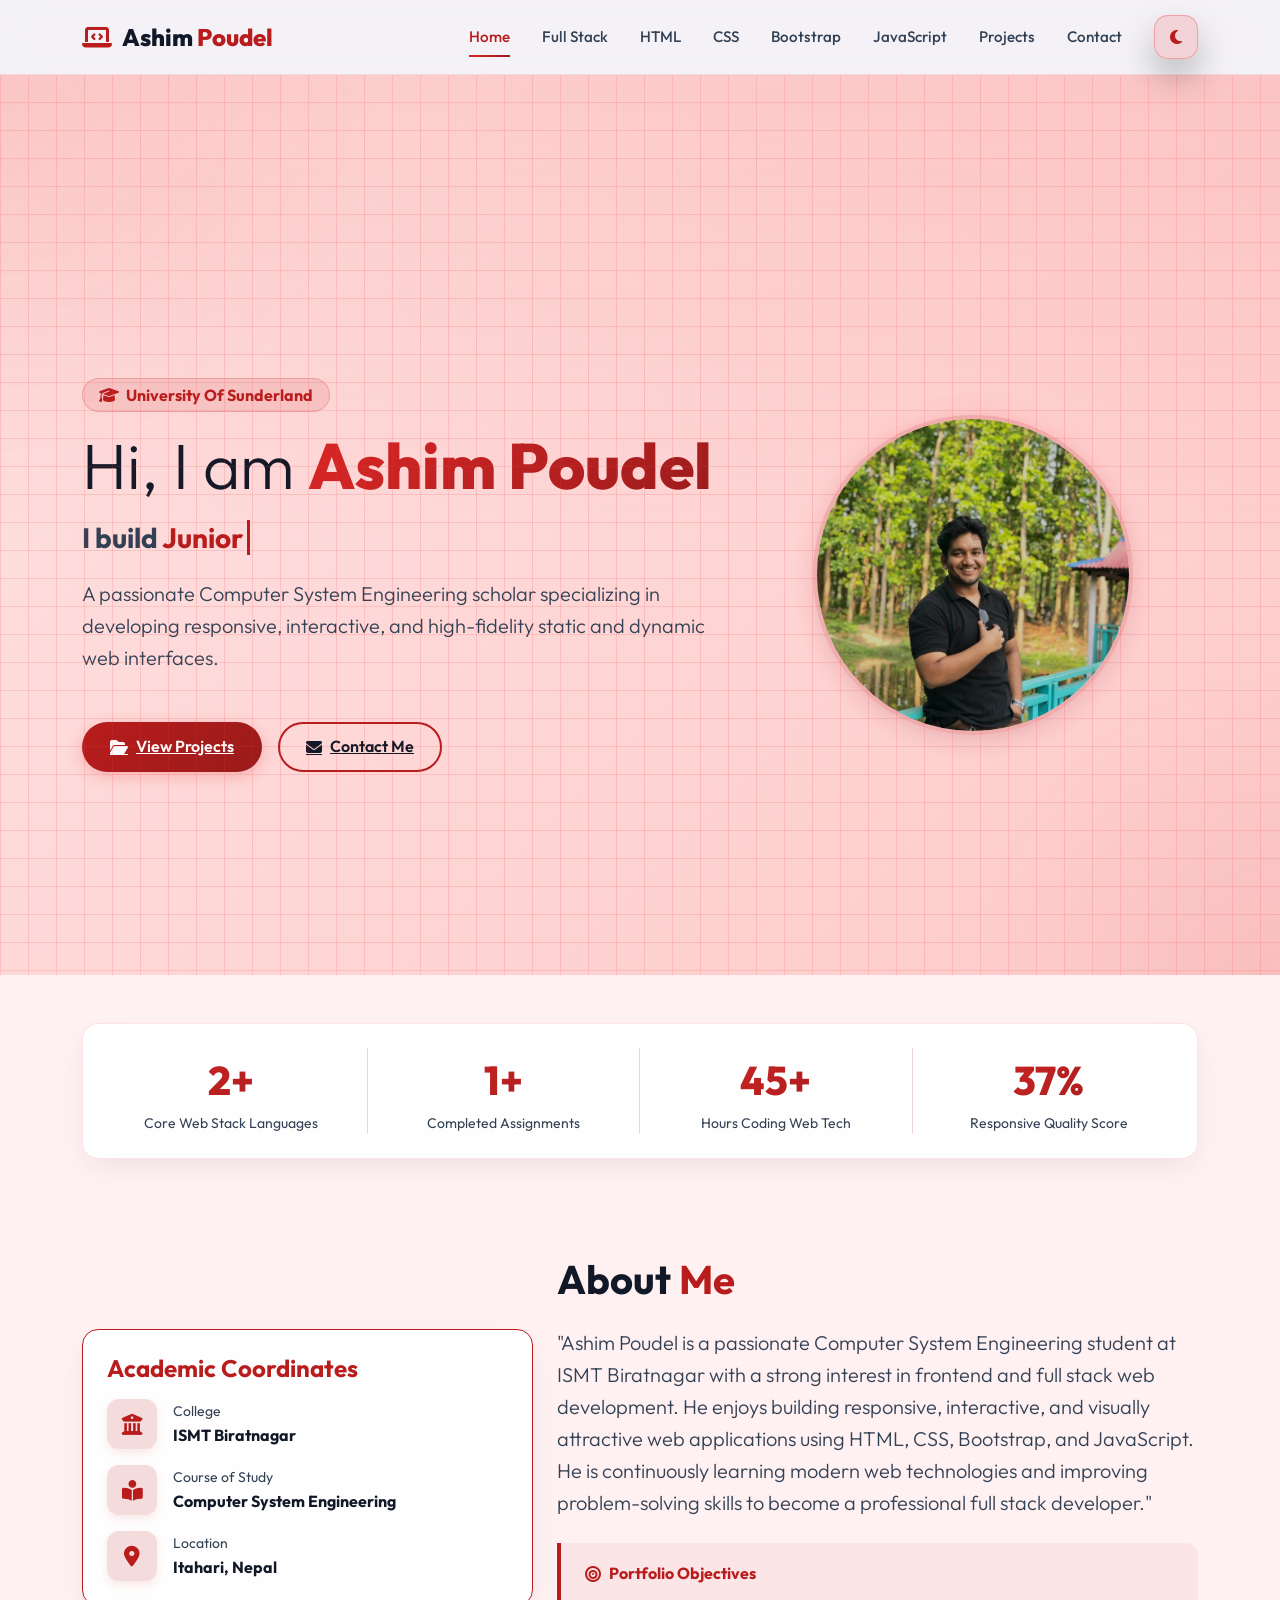
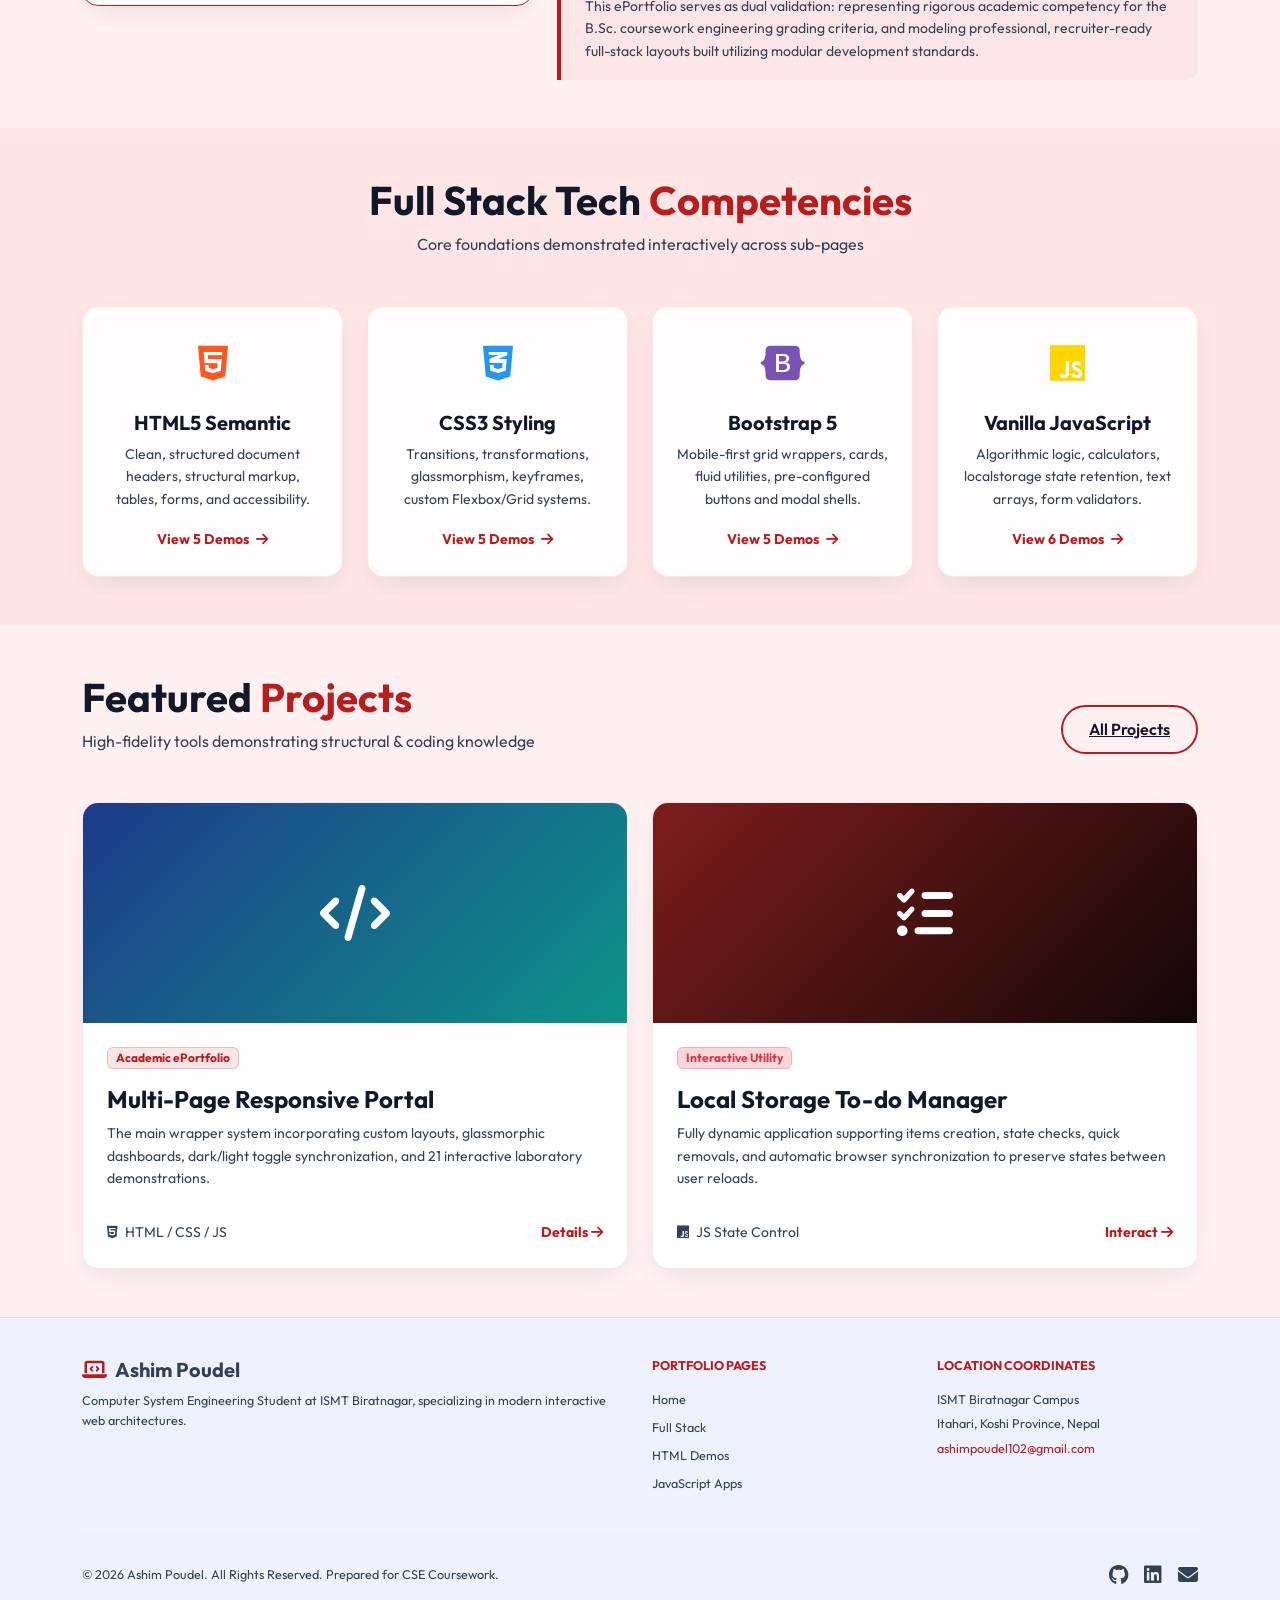
<file: index.html>
<!DOCTYPE html>
<html lang="en" data-theme="dark">
<head>
    <meta charset="UTF-8">
    <meta name="viewport" content="width=device-width, initial-scale=1.0">
    <title>Ashim Poudel | Full Stack Developer ePortfolio</title>
    <!-- Meta Description for SEO -->
    <meta name="description" content="Academic ePortfolio of Ashim Poudel, Computer System Engineering Student at ISMT Biratnagar. Showcasing Frontend and Full Stack Web Development skills in HTML, CSS, Bootstrap, and JavaScript.">
    <!-- Google Fonts -->
    <link href="https://fonts.googleapis.com/css2?family=Outfit:wght@300;400;500;600;700;800&family=JetBrains+Mono:wght@400;500;700&display=swap" rel="stylesheet">
    <!-- Bootstrap 5 CSS -->
    <link href="https://cdn.jsdelivr.net/npm/bootstrap@5.3.0/dist/css/bootstrap.min.css" rel="stylesheet">
    <!-- Font Awesome Icons -->
    <link href="https://cdnjs.cloudflare.com/ajax/libs/font-awesome/6.4.0/css/all.min.css" rel="stylesheet">
    <!-- Premium Global Stylesheet -->
    <link rel="stylesheet" href="style.css">
</head>
<body>

    <!-- Background Glow Particles -->
    <div class="bg-particles">
        <div class="bg-particle" style="width: 400px; height: 400px; top: 10%; left: 5%;"></div>
        <div class="bg-particle" style="width: 500px; height: 500px; bottom: 10%; right: 5%; background: radial-gradient(circle, rgba(239, 68, 68, 0.15) 0%, rgba(0,0,0,0) 70%);"></div>
    </div>

    <!-- Sticky Glassmorphic Navbar -->
    <nav class="navbar navbar-expand-lg navbar-premium sticky-top">
        <div class="container">
            <a class="navbar-brand-premium" href="index.html">
                <i class="fa-solid fa-laptop-code text-primary"></i>
                <span>Ashim <span class="text-primary">Poudel</span></span>
            </a>
            <button class="navbar-toggler border-0 text-white" type="button" data-bs-toggle="collapse" data-bs-target="#navbarNav" aria-controls="navbarNav" aria-expanded="false" aria-label="Toggle navigation">
                <i class="fas fa-bars fs-4"></i>
            </button>
            <div class="collapse navbar-collapse navbar-collapse-premium" id="navbarNav">
                <ul class="navbar-nav ms-auto align-items-lg-center">
                    <li class="nav-item"><a class="nav-link active" href="index.html">Home</a></li>
                    <li class="nav-item"><a class="nav-link" href="fullstack.html">Full Stack</a></li>
                    <li class="nav-item"><a class="nav-link" href="html.html">HTML</a></li>
                    <li class="nav-item"><a class="nav-link" href="css.html">CSS</a></li>
                    <li class="nav-item"><a class="nav-link" href="bootstrap.html">Bootstrap</a></li>
                    <li class="nav-item"><a class="nav-link" href="javascript.html">JavaScript</a></li>
                    <li class="nav-item"><a class="nav-link" href="projects.html">Projects</a></li>
                    <li class="nav-item"><a class="nav-link" href="contact.html">Contact</a></li>
                    <li class="nav-item ms-lg-3 mt-3 mt-lg-0">
                        <button class="theme-toggle-btn" id="theme-toggle" aria-label="Toggle dark/light theme">
                            <i class="fas fa-sun text-warning"></i>
                        </button>
                    </li>
                </ul>
            </div>
        </div>
    </nav>

    <!-- Hero Section -->
    <header class="hero-wrapper">
        <div class="container">
            <div class="row align-items-center gy-5">
                <div class="col-lg-7 text-center text-lg-start">
                    <div class="badge bg-primary-subtle text-primary border border-primary-subtle px-3 py-2 rounded-pill mb-3 fs-6">
                        <i class="fa-solid fa-graduation-cap me-1"></i> University Of Sunderland
                    </div>
                    <h1 class="display-3 fw-extrabold mb-3">
                        Hi, I am <span class="gradient-text">Ashim Poudel</span>
                    </h1>
                    <h2 class="h3 mb-4 text-muted fw-bold">
                        I build <span id="typed-text" class="text-primary border-end border-primary border-3 pe-1"></span>
                    </h2>
                    <p class="lead text-muted mb-5 max-w-2xl">
                        A passionate Computer System Engineering scholar specializing in developing responsive, interactive, and high-fidelity static and dynamic web interfaces.
                    </p>
                    <div class="d-flex flex-wrap justify-content-center justify-content-lg-start gap-3">
                        <a href="projects.html" class="btn-premium">
                            <i class="fa-solid fa-folder-open"></i> View Projects
                        </a>
                        <a href="contact.html" class="btn-premium-outline">
                            <i class="fa-solid fa-envelope"></i> Contact Me
                        </a>
                    </div>
                </div>
                <div class="col-lg-5 text-center">
                    <div class="hero-avatar-container float-element">
                        <div class="hero-avatar-glow"></div>
                        <img src="assets/avatar.jpg" alt="Ashim Poudel Developer Avatar" class="hero-avatar-img img-fluid">
                    </div>
                </div>
            </div>
        </div>
    </header>

    <!-- Quick Stats Metric counters -->
    <section class="py-5">
        <div class="container">
            <div class="glass-card p-4 rounded-4">
                <div class="row gy-4 text-center">
                    <div class="col-6 col-md-3 border-end border-primary-subtle border-opacity-10">
                        <div class="stat-number-counter" data-target="5" data-suffix="+">0</div>
                        <div class="text-muted small">Core Web Stack Languages</div>
                    </div>
                    <div class="col-6 col-md-3 border-end border-primary-subtle border-opacity-10">
                        <div class="stat-number-counter" data-target="2" data-suffix="+">0</div>
                        <div class="text-muted small">Completed Assignments</div>
                    </div>
                    <div class="col-6 col-md-3 border-end border-primary-subtle border-opacity-10">
                        <div class="stat-number-counter" data-target="120" data-suffix="+">0</div>
                        <div class="text-muted small">Hours Coding Web Tech</div>
                    </div>
                    <div class="col-6 col-md-3">
                        <div class="stat-number-counter" data-target="100" data-suffix="%">0</div>
                        <div class="text-muted small">Responsive Quality Score</div>
                    </div>
                </div>
            </div>
        </div>
    </section>

    <!-- About Me Section -->
    <section class="py-5">
        <div class="container">
            <div class="row align-items-center gy-5">
                <div class="col-lg-5">
                    <div class="glass-card p-4 h-100 border border-primary border-opacity-20">
                        <h3 class="h4 fw-bold text-primary mb-3">Academic Coordinates</h3>
                        <ul class="list-unstyled d-flex flex-column gap-3 mb-0">
                            <li>
                                <div class="d-flex align-items-center gap-3">
                                    <div class="contact-info-icon"><i class="fas fa-university"></i></div>
                                    <div>
                                        <div class="text-muted small">College</div>
                                        <strong class="text-main">ISMT Biratnagar</strong>
                                    </div>
                                </div>
                            </li>
                            <li>
                                <div class="d-flex align-items-center gap-3">
                                    <div class="contact-info-icon"><i class="fas fa-book-reader"></i></div>
                                    <div>
                                        <div class="text-muted small">Course of Study</div>
                                        <strong class="text-main">Computer System Engineering</strong>
                                    </div>
                                </div>
                            </li>
                            <li>
                                <div class="d-flex align-items-center gap-3">
                                    <div class="contact-info-icon"><i class="fas fa-map-marker-alt"></i></div>
                                    <div>
                                        <div class="text-muted small">Location</div>
                                        <strong class="text-main">Itahari, Nepal</strong>
                                    </div>
                                </div>
                            </li>
                        </ul>
                    </div>
                </div>
                <div class="col-lg-7">
                    <h2 class="h1 fw-bold mb-4">About <span class="text-primary">Me</span></h2>
                    <p class="lead fs-5 text-muted mb-4">
                        "Ashim Poudel is a passionate Computer System Engineering student at ISMT Biratnagar with a strong interest in frontend and full stack web development. He enjoys building responsive, interactive, and visually attractive web applications using HTML, CSS, Bootstrap, and JavaScript. He is continuously learning modern web technologies and improving problem-solving skills to become a professional full stack developer."
                    </p>
                    <div class="edu-card">
                        <div class="edu-title"><i class="fas fa-bullseye"></i> Portfolio Objectives</div>
                        <p class="text-muted mb-0 small">
                            This ePortfolio serves as dual validation: representing rigorous academic competency for the B.Sc. coursework engineering grading criteria, and modeling professional, recruiter-ready full-stack layouts built utilizing modular development standards.
                        </p>
                    </div>
                </div>
            </div>
        </div>
    </section>

    <!-- Skills Preview Grid -->
    <section class="py-5 bg-black bg-opacity-20">
        <div class="container">
            <div class="text-center mb-5">
                <h2 class="h1 fw-bold">Full Stack Tech <span class="text-primary">Competencies</span></h2>
                <p class="text-muted">Core foundations demonstrated interactively across sub-pages</p>
            </div>
            <div class="row g-4">
                <div class="col-md-6 col-lg-3">
                    <div class="glass-card p-4 text-center">
                        <div class="fs-1 text-orange mb-3" style="color: #ff5722;"><i class="fab fa-html5"></i></div>
                        <h3 class="h5 fw-bold">HTML5 Semantic</h3>
                        <p class="text-muted small">Clean, structured document headers, structural markup, tables, forms, and accessibility.</p>
                        <a href="html.html" class="text-primary text-decoration-none small fw-bold">View 5 Demos <i class="fas fa-arrow-right ms-1"></i></a>
                    </div>
                </div>
                <div class="col-md-6 col-lg-3">
                    <div class="glass-card p-4 text-center">
                        <div class="fs-1 mb-3" style="color: #2196f3;"><i class="fab fa-css3-alt"></i></div>
                        <h3 class="h5 fw-bold">CSS3 Styling</h3>
                        <p class="text-muted small">Transitions, transformations, glassmorphism, keyframes, custom Flexbox/Grid systems.</p>
                        <a href="css.html" class="text-primary text-decoration-none small fw-bold">View 5 Demos <i class="fas fa-arrow-right ms-1"></i></a>
                    </div>
                </div>
                <div class="col-md-6 col-lg-3">
                    <div class="glass-card p-4 text-center">
                        <div class="fs-1 mb-3" style="color: #7952b3;"><i class="fab fa-bootstrap"></i></div>
                        <h3 class="h5 fw-bold">Bootstrap 5</h3>
                        <p class="text-muted small">Mobile-first grid wrappers, cards, fluid utilities, pre-configured buttons and modal shells.</p>
                        <a href="bootstrap.html" class="text-primary text-decoration-none small fw-bold">View 5 Demos <i class="fas fa-arrow-right ms-1"></i></a>
                    </div>
                </div>
                <div class="col-md-6 col-lg-3">
                    <div class="glass-card p-4 text-center">
                        <div class="fs-1 mb-3" style="color: #ffd600;"><i class="fab fa-js"></i></div>
                        <h3 class="h5 fw-bold">Vanilla JavaScript</h3>
                        <p class="text-muted small">Algorithmic logic, calculators, localstorage state retention, text arrays, form validators.</p>
                        <a href="javascript.html" class="text-primary text-decoration-none small fw-bold">View 6 Demos <i class="fas fa-arrow-right ms-1"></i></a>
                    </div>
                </div>
            </div>
        </div>
    </section>

    <!-- Featured Projects Grid -->
    <section class="py-5">
        <div class="container">
            <div class="d-flex justify-content-between align-items-end mb-5">
                <div>
                    <h2 class="h1 fw-bold">Featured <span class="text-primary">Projects</span></h2>
                    <p class="text-muted mb-0">High-fidelity tools demonstrating structural & coding knowledge</p>
                </div>
                <a href="projects.html" class="btn-premium-outline btn-sm d-none d-md-inline-flex">All Projects</a>
            </div>
            <div class="row g-4">
                <div class="col-lg-6">
                    <div class="glass-card p-0 rounded-4 overflow-hidden h-100 d-flex flex-column">
                        <div style="background: linear-gradient(135deg, #1e3a8a, #0d9488); height: 220px; display: flex; align-items: center; justify-content: center; font-size: 3.5rem;" class="text-white">
                            <i class="fa-solid fa-code"></i>
                        </div>
                        <div class="p-4 d-flex flex-column flex-grow-1">
                            <div class="badge bg-primary-subtle text-primary border border-primary-subtle align-self-start mb-3">Academic ePortfolio</div>
                            <h3 class="h4 fw-bold">Multi-Page Responsive Portal</h3>
                            <p class="text-muted small flex-grow-1">The main wrapper system incorporating custom layouts, glassmorphic dashboards, dark/light toggle synchronization, and 21 interactive laboratory demonstrations.</p>
                            <div class="d-flex justify-content-between align-items-center mt-3">
                                <span class="text-muted small"><i class="fab fa-html5 text-orange me-1"></i> HTML / CSS / JS</span>
                                <a href="projects.html" class="text-primary text-decoration-none small fw-bold">Details <i class="fas fa-arrow-right"></i></a>
                            </div>
                        </div>
                    </div>
                </div>
                <div class="col-lg-6">
                    <div class="glass-card p-0 rounded-4 overflow-hidden h-100 d-flex flex-column">
                        <div style="background: linear-gradient(135deg, #7f1d1d, #120707); height: 220px; display: flex; align-items: center; justify-content: center; font-size: 3.5rem;" class="text-white">
                            <i class="fa-solid fa-list-check"></i>
                        </div>
                        <div class="p-4 d-flex flex-column flex-grow-1">
                            <div class="badge bg-danger-subtle text-danger border border-danger-subtle align-self-start mb-3" style="color: #ef4444; background-color: rgba(239, 68, 68, 0.1);">Interactive Utility</div>
                            <h3 class="h4 fw-bold">Local Storage To-do Manager</h3>
                            <p class="text-muted small flex-grow-1">Fully dynamic application supporting items creation, state checks, quick removals, and automatic browser synchronization to preserve states between user reloads.</p>
                            <div class="d-flex justify-content-between align-items-center mt-3">
                                <span class="text-muted small"><i class="fab fa-js text-yellow me-1"></i> JS State Control</span>
                                <a href="javascript.html" class="text-primary text-decoration-none small fw-bold">Interact <i class="fas fa-arrow-right"></i></a>
                            </div>
                        </div>
                    </div>
                </div>
            </div>
        </div>
    </section>

    <!-- Footer -->
    <footer class="footer-premium">
        <div class="container text-center text-md-start">
            <div class="row gy-4">
                <div class="col-md-6">
                    <h5 class="text-main fw-bold"><i class="fa-solid fa-laptop-code text-primary me-2"></i>Ashim Poudel</h5>
                    <p class="small text-muted mt-2">Computer System Engineering Student at ISMT Biratnagar, specializing in modern interactive web architectures.</p>
                </div>
                <div class="col-md-3">
                    <h6 class="text-uppercase fw-bold text-primary small mb-3">Portfolio Pages</h6>
                    <ul class="list-unstyled d-flex flex-column gap-2 small">
                        <li><a href="index.html" class="text-muted text-decoration-none">Home</a></li>
                        <li><a href="fullstack.html" class="text-muted text-decoration-none">Full Stack</a></li>
                        <li><a href="html.html" class="text-muted text-decoration-none">HTML Demos</a></li>
                        <li><a href="javascript.html" class="text-muted text-decoration-none">JavaScript Apps</a></li>
                    </ul>
                </div>
                <div class="col-md-3">
                    <h6 class="text-uppercase fw-bold text-primary small mb-3">Location Coordinates</h6>
                    <p class="small text-muted mb-1">ISMT Biratnagar Campus</p>
                    <p class="small text-muted mb-1">Itahari, Koshi Province, Nepal</p>
                    <a href="mailto:ashimpoudel102@gmail.com" class="text-primary small text-decoration-none">ashimpoudel102@gmail.com</a>
                </div>
            </div>
            <hr class="my-4 border-secondary border-opacity-10">
            <div class="d-flex flex-column flex-md-row justify-content-between align-items-center gap-3">
                <span class="small text-muted">&copy; 2026 Ashim Poudel. All Rights Reserved. Prepared for CSE Coursework.</span>
                <div class="d-flex gap-3">
                    <a href="https://github.com/ashimpoudel" target="_blank" class="text-muted fs-5"><i class="fab fa-github"></i></a>
                    <a href="https://linkedin.com/in/ashimpoudel" target="_blank" class="text-muted fs-5"><i class="fab fa-linkedin"></i></a>
                    <a href="mailto:ashimpoudel102@gmail.com" class="text-muted fs-5"><i class="fa-solid fa-envelope"></i></a>
                </div>
            </div>
        </div>
    </footer>

    <!-- Floating Scroll to Top Button -->
    <button class="scroll-top-btn" id="scroll-to-top" aria-label="Scroll back to top">
        <i class="fas fa-chevron-up"></i>
    </button>

    <!-- Bootstrap 5 Bundle JS with Popper -->
    <script src="https://cdn.jsdelivr.net/npm/bootstrap@5.3.0/dist/js/bootstrap.bundle.min.js"></script>
    <!-- Central Interaction Engine -->
    <script src="script.js"></script>
</body>
</html>
</file>
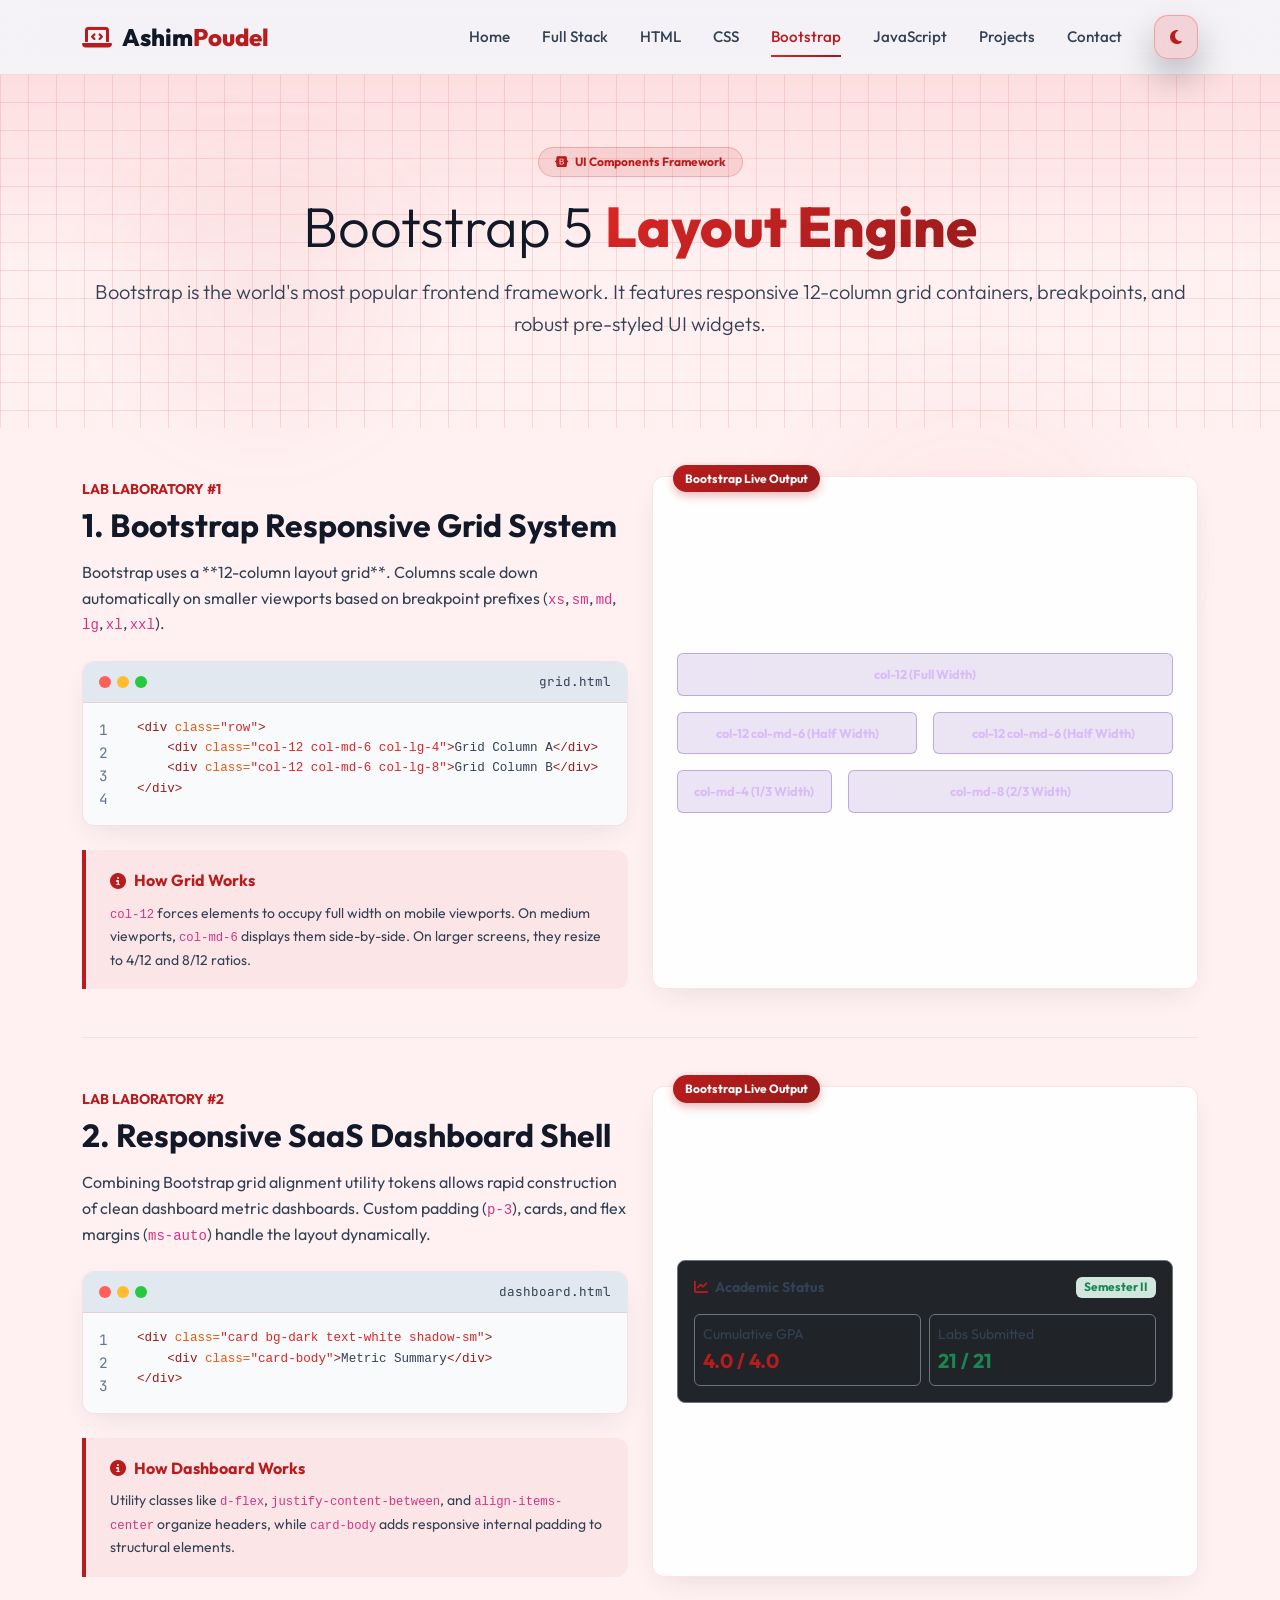
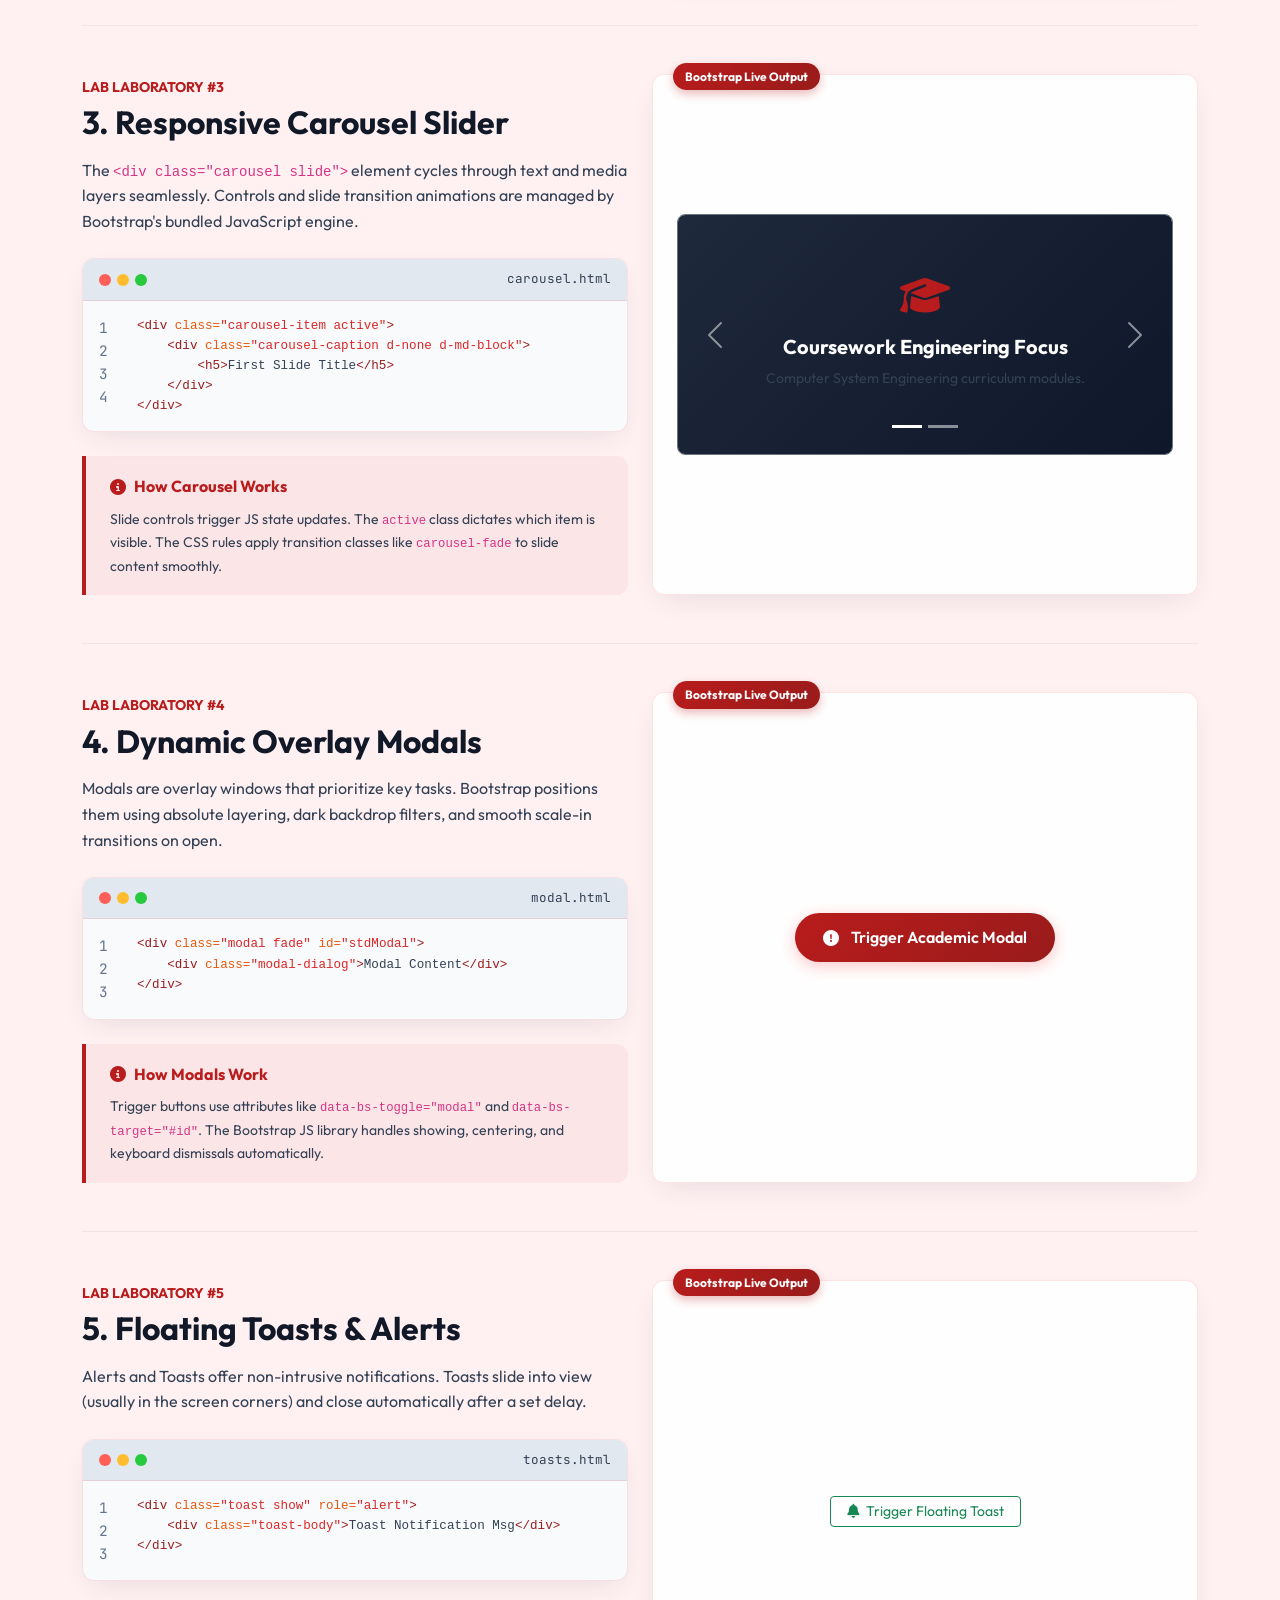
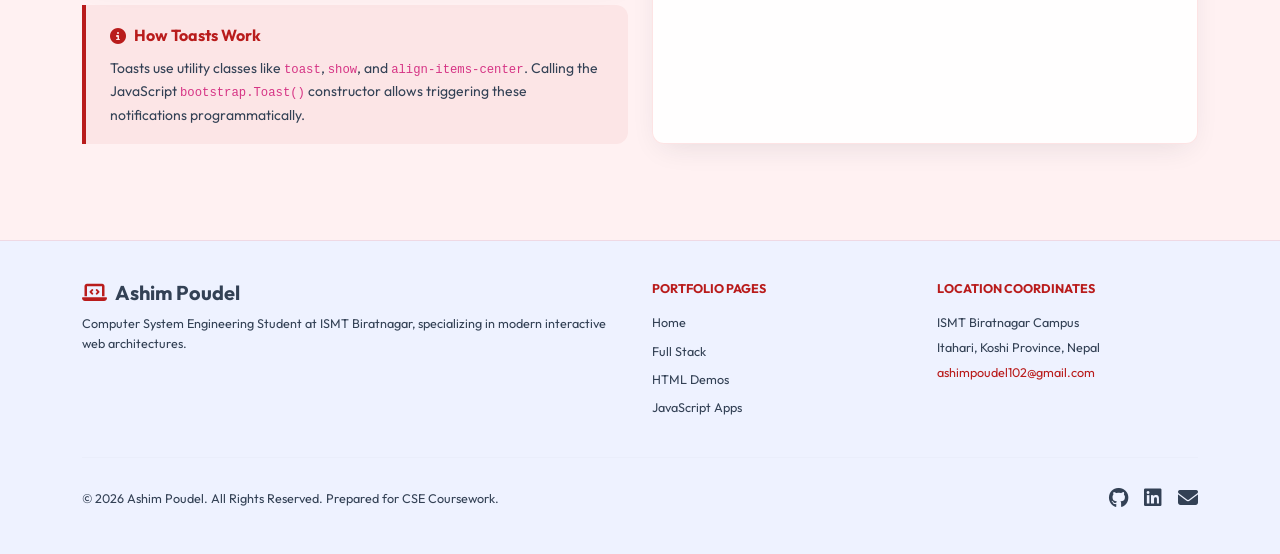
<file: bootstrap.html>
<!DOCTYPE html>
<html lang="en" data-theme="dark">
<head>
    <meta charset="UTF-8">
    <meta name="viewport" content="width=device-width, initial-scale=1.0">
    <title>Bootstrap 5 | Ashim Poudel ePortfolio</title>
    <meta name="description" content="Academic exploration of the Bootstrap 5 responsive layout framework. Features 5 detailed live component and grid demonstrations with code viewers.">
    <link href="https://fonts.googleapis.com/css2?family=Outfit:wght@300;400;500;600;700;800&family=JetBrains+Mono:wght@400;500;700&display=swap" rel="stylesheet">
    <link href="https://cdn.jsdelivr.net/npm/bootstrap@5.3.0/dist/css/bootstrap.min.css" rel="stylesheet">
    <link href="https://cdnjs.cloudflare.com/ajax/libs/font-awesome/6.4.0/css/all.min.css" rel="stylesheet">
    <link rel="stylesheet" href="style.css">
    <style>
        .grid-visualizer-box {
            background: rgba(121, 82, 179, 0.15);
            border: 1px solid rgba(121, 82, 179, 0.4);
            padding: 10px;
            text-align: center;
            font-size: 0.8rem;
            font-weight: bold;
            color: #d9bbf9;
            border-radius: 6px;
        }
    </style>
</head>
<body>
    <div class="bg-particles">
        <div class="bg-particle" style="width: 400px; height: 400px; top: 10%; left: 5%;"></div>
        <div class="bg-particle" style="width: 500px; height: 500px; bottom: 10%; right: 5%; background: radial-gradient(circle, rgba(239, 68, 68, 0.15) 0%, rgba(0,0,0,0) 70%);"></div>
    </div>

    <!-- Sticky Glassmorphic Navbar -->
    <nav class="navbar navbar-expand-lg navbar-premium sticky-top">
        <div class="container">
            <a class="navbar-brand-premium" href="index.html">
                <i class="fa-solid fa-laptop-code text-primary"></i>
                <span>Ashim<span class="text-primary">Poudel</span></span>
            </a>
            <button class="navbar-toggler border-0 text-white" type="button" data-bs-toggle="collapse" data-bs-target="#navbarNav" aria-controls="navbarNav" aria-expanded="false" aria-label="Toggle navigation">
                <i class="fas fa-bars fs-4"></i>
            </button>
            <div class="collapse navbar-collapse navbar-collapse-premium" id="navbarNav">
                <ul class="navbar-nav ms-auto align-items-lg-center">
                    <li class="nav-item"><a class="nav-link" href="index.html">Home</a></li>
                    <li class="nav-item"><a class="nav-link" href="fullstack.html">Full Stack</a></li>
                    <li class="nav-item"><a class="nav-link" href="html.html">HTML</a></li>
                    <li class="nav-item"><a class="nav-link" href="css.html">CSS</a></li>
                    <li class="nav-item"><a class="nav-link active" href="bootstrap.html">Bootstrap</a></li>
                    <li class="nav-item"><a class="nav-link" href="javascript.html">JavaScript</a></li>
                    <li class="nav-item"><a class="nav-link" href="projects.html">Projects</a></li>
                    <li class="nav-item"><a class="nav-link" href="contact.html">Contact</a></li>
                    <li class="nav-item ms-lg-3 mt-3 mt-lg-0">
                        <button class="theme-toggle-btn" id="theme-toggle" aria-label="Toggle dark/light theme">
                            <i class="fas fa-sun text-warning"></i>
                        </button>
                    </li>
                </ul>
            </div>
        </div>
    </nav>

    <!-- Header Banner -->
    <header class="py-5 bg-gradient-hero">
        <div class="container text-center py-4">
            <div class="badge bg-primary-subtle text-primary border border-primary-subtle px-3 py-2 rounded-pill mb-3">
                <i class="fab fa-bootstrap me-1"></i> UI Components Framework
            </div>
            <h1 class="display-4 fw-extrabold text-main mb-3">Bootstrap 5 <span class="gradient-text">Layout Engine</span></h1>
            <p class="lead text-muted max-w-2xl mx-auto">Bootstrap is the world's most popular frontend framework. It features responsive 12-column grid containers, breakpoints, and robust pre-styled UI widgets.</p>
        </div>
    </header>

    <!-- Lab Modules -->
    <main class="py-5">
        <div class="container">

            <!-- ================= DEMO 1: BOOTSTRAP GRID ================= -->
            <article class="mb-5 pb-5 border-bottom border-secondary border-opacity-10">
                <div class="row gy-4">
                    <div class="col-lg-6">
                        <span class="text-primary fw-bold text-uppercase small">Lab Laboratory #1</span>
                        <h2 class="h2 fw-bold text-main mt-1 mb-3">1. Bootstrap Responsive Grid System</h2>
                        <p class="text-muted">
                            Bootstrap uses a **12-column layout grid**. Columns scale down automatically on smaller viewports based on breakpoint prefixes (<code>xs</code>, <code>sm</code>, <code>md</code>, <code>lg</code>, <code>xl</code>, <code>xxl</code>).
                        </p>
                        
                        <!-- VS Code Container -->
                        <div class="code-editor-container my-4">
                            <div class="code-editor-header">
                                <div class="code-editor-dots">
                                    <div class="code-editor-dot dot-red"></div>
                                    <div class="code-editor-dot dot-yellow"></div>
                                    <div class="code-editor-dot dot-green"></div>
                                </div>
                                <span class="text-muted small">grid.html</span>
                            </div>
                            <div class="code-editor-body">
                                <div class="code-line-numbers">
                                    1<br>2<br>3<br>4
                                </div>
                                <pre class="code-pre-element"><span class="tag">&lt;div</span> <span class="attr">class=</span><span class="str">"row"</span><span class="tag">&gt;</span>
    <span class="tag">&lt;div</span> <span class="attr">class=</span><span class="str">"col-12 col-md-6 col-lg-4"</span><span class="tag">&gt;</span>Grid Column A<span class="tag">&lt;/div&gt;</span>
    <span class="tag">&lt;div</span> <span class="attr">class=</span><span class="str">"col-12 col-md-6 col-lg-8"</span><span class="tag">&gt;</span>Grid Column B<span class="tag">&lt;/div&gt;</span>
<span class="tag">&lt;/div&gt;</span></pre>
                            </div>
                        </div>

                        <div class="edu-card">
                            <div class="edu-title"><i class="fas fa-info-circle"></i> How Grid Works</div>
                            <p class="text-muted mb-0 small">
                                <code>col-12</code> forces elements to occupy full width on mobile viewports. On medium viewports, <code>col-md-6</code> displays them side-by-side. On larger screens, they resize to 4/12 and 8/12 ratios.
                            </p>
                        </div>
                    </div>
                    
                    <!-- Live Output -->
                    <div class="col-lg-6">
                        <div class="preview-container h-100 d-flex flex-column justify-content-center">
                            <div class="preview-badge">Bootstrap Live Output</div>
                            <div class="my-4">
                                <div class="row g-3">
                                    <div class="col-12">
                                        <div class="grid-visualizer-box">col-12 (Full Width)</div>
                                    </div>
                                    <div class="col-12 col-md-6">
                                        <div class="grid-visualizer-box">col-12 col-md-6 (Half Width)</div>
                                    </div>
                                    <div class="col-12 col-md-6">
                                        <div class="grid-visualizer-box">col-12 col-md-6 (Half Width)</div>
                                    </div>
                                    <div class="col-12 col-md-4">
                                        <div class="grid-visualizer-box">col-md-4 (1/3 Width)</div>
                                    </div>
                                    <div class="col-12 col-md-8">
                                        <div class="grid-visualizer-box">col-md-8 (2/3 Width)</div>
                                    </div>
                                </div>
                            </div>
                        </div>
                    </div>
                </div>
            </article>

            <!-- ================= DEMO 2: DASHBOARD PANEL ================= -->
            <article class="mb-5 pb-5 border-bottom border-secondary border-opacity-10">
                <div class="row gy-4">
                    <div class="col-lg-6">
                        <span class="text-primary fw-bold text-uppercase small">Lab Laboratory #2</span>
                        <h2 class="h2 fw-bold text-main mt-1 mb-3">2. Responsive SaaS Dashboard Shell</h2>
                        <p class="text-muted">
                            Combining Bootstrap grid alignment utility tokens allows rapid construction of clean dashboard metric dashboards. Custom padding (<code>p-3</code>), cards, and flex margins (<code>ms-auto</code>) handle the layout dynamically.
                        </p>
                        
                        <!-- VS Code Container -->
                        <div class="code-editor-container my-4">
                            <div class="code-editor-header">
                                <div class="code-editor-dots">
                                    <div class="code-editor-dot dot-red"></div>
                                    <div class="code-editor-dot dot-yellow"></div>
                                    <div class="code-editor-dot dot-green"></div>
                                </div>
                                <span class="text-muted small">dashboard.html</span>
                            </div>
                            <div class="code-editor-body">
                                <div class="code-line-numbers">
                                    1<br>2<br>3
                                </div>
                                <pre class="code-pre-element"><span class="tag">&lt;div</span> <span class="attr">class=</span><span class="str">"card bg-dark text-white shadow-sm"</span><span class="tag">&gt;</span>
    <span class="tag">&lt;div</span> <span class="attr">class=</span><span class="str">"card-body"</span><span class="tag">&gt;</span>Metric Summary<span class="tag">&lt;/div&gt;</span>
<span class="tag">&lt;/div&gt;</span></pre>
                            </div>
                        </div>

                        <div class="edu-card">
                            <div class="edu-title"><i class="fas fa-info-circle"></i> How Dashboard Works</div>
                            <p class="text-muted mb-0 small">
                                Utility classes like <code>d-flex</code>, <code>justify-content-between</code>, and <code>align-items-center</code> organize headers, while <code>card-body</code> adds responsive internal padding to structural elements.
                            </p>
                        </div>
                    </div>
                    
                    <!-- Live Output -->
                    <div class="col-lg-6">
                        <div class="preview-container h-100 d-flex flex-column justify-content-center">
                            <div class="preview-badge">Bootstrap Live Output</div>
                            <div class="p-3 bg-dark bg-opacity-20 border border-secondary border-opacity-15 rounded-3 my-4">
                                <div class="d-flex justify-content-between align-items-center mb-3">
                                    <h5 class="small fw-bold text-muted mb-0"><i class="fas fa-chart-line me-1 text-primary"></i> Academic Status</h5>
                                    <span class="badge bg-success-subtle text-success small">Semester II</span>
                                </div>
                                <div class="row g-2">
                                    <div class="col-6">
                                        <div class="card bg-dark bg-opacity-50 border-secondary border-opacity-20 text-white p-2">
                                            <div class="text-muted small">Cumulative GPA</div>
                                            <strong class="fs-5 text-primary">4.0 / 4.0</strong>
                                        </div>
                                    </div>
                                    <div class="col-6">
                                        <div class="card bg-dark bg-opacity-50 border-secondary border-opacity-20 text-white p-2">
                                            <div class="text-muted small">Labs Submitted</div>
                                            <strong class="fs-5 text-success">21 / 21</strong>
                                        </div>
                                    </div>
                                </div>
                            </div>
                        </div>
                    </div>
                </div>
            </article>

            <!-- ================= DEMO 3: CAROUSEL ================= -->
            <article class="mb-5 pb-5 border-bottom border-secondary border-opacity-10">
                <div class="row gy-4">
                    <div class="col-lg-6">
                        <span class="text-primary fw-bold text-uppercase small">Lab Laboratory #3</span>
                        <h2 class="h2 fw-bold text-main mt-1 mb-3">3. Responsive Carousel Slider</h2>
                        <p class="text-muted">
                            The <code>&lt;div class="carousel slide"&gt;</code> element cycles through text and media layers seamlessly. Controls and slide transition animations are managed by Bootstrap's bundled JavaScript engine.
                        </p>
                        
                        <!-- VS Code Container -->
                        <div class="code-editor-container my-4">
                            <div class="code-editor-header">
                                <div class="code-editor-dots">
                                    <div class="code-editor-dot dot-red"></div>
                                    <div class="code-editor-dot dot-yellow"></div>
                                    <div class="code-editor-dot dot-green"></div>
                                </div>
                                <span class="text-muted small">carousel.html</span>
                            </div>
                            <div class="code-editor-body">
                                <div class="code-line-numbers">
                                    1<br>2<br>3<br>4
                                </div>
                                <pre class="code-pre-element"><span class="tag">&lt;div</span> <span class="attr">class=</span><span class="str">"carousel-item active"</span><span class="tag">&gt;</span>
    <span class="tag">&lt;div</span> <span class="attr">class=</span><span class="str">"carousel-caption d-none d-md-block"</span><span class="tag">&gt;</span>
        <span class="tag">&lt;h5&gt;</span>First Slide Title<span class="tag">&lt;/h5&gt;</span>
    <span class="tag">&lt;/div&gt;</span>
<span class="tag">&lt;/div&gt;</span></pre>
                            </div>
                        </div>

                        <div class="edu-card">
                            <div class="edu-title"><i class="fas fa-info-circle"></i> How Carousel Works</div>
                            <p class="text-muted mb-0 small">
                                Slide controls trigger JS state updates. The <code>active</code> class dictates which item is visible. The CSS rules apply transition classes like <code>carousel-fade</code> to slide content smoothly.
                            </p>
                        </div>
                    </div>
                    
                    <!-- Live Output -->
                    <div class="col-lg-6">
                        <div class="preview-container h-100 d-flex flex-column justify-content-center">
                            <div class="preview-badge">Bootstrap Live Output</div>
                            <div id="demoCarousel" class="carousel slide my-4 rounded-3 overflow-hidden border border-secondary border-opacity-15" data-bs-ride="carousel">
                                <div class="carousel-indicators">
                                    <button type="button" data-bs-target="#demoCarousel" data-bs-slide-to="0" class="active" aria-current="true" aria-label="Slide 1"></button>
                                    <button type="button" data-bs-target="#demoCarousel" data-bs-slide-to="1" aria-label="Slide 2"></button>
                                </div>
                                <div class="carousel-inner" style="min-height: 180px; background: linear-gradient(135deg, #1e293b, #0f172a);">
                                    <div class="carousel-item active p-5 text-center">
                                        <div class="fs-1 text-primary mb-2"><i class="fa-solid fa-graduation-cap"></i></div>
                                        <h5 class="fw-bold text-white">Coursework Engineering Focus</h5>
                                        <p class="text-muted small">Computer System Engineering curriculum modules.</p>
                                    </div>
                                    <div class="carousel-item p-5 text-center">
                                        <div class="fs-1 text-success mb-2"><i class="fa-solid fa-code"></i></div>
                                        <h5 class="fw-bold text-white">Full Stack Web Engineering</h5>
                                        <p class="text-muted small">Building modern dynamic responsive web applications.</p>
                                    </div>
                                </div>
                                <button class="carousel-control-prev" type="button" data-bs-target="#demoCarousel" data-bs-slide="prev">
                                    <span class="carousel-control-prev-icon" aria-hidden="true"></span>
                                    <span class="visually-hidden">Previous</span>
                                </button>
                                <button class="carousel-control-next" type="button" data-bs-target="#demoCarousel" data-bs-slide="next">
                                    <span class="carousel-control-next-icon" aria-hidden="true"></span>
                                    <span class="visually-hidden">Next</span>
                                </button>
                            </div>
                        </div>
                    </div>
                </div>
            </article>

            <!-- ================= DEMO 4: MODALS ================= -->
            <article class="mb-5 pb-5 border-bottom border-secondary border-opacity-10">
                <div class="row gy-4">
                    <div class="col-lg-6">
                        <span class="text-primary fw-bold text-uppercase small">Lab Laboratory #4</span>
                        <h2 class="h2 fw-bold text-main mt-1 mb-3">4. Dynamic Overlay Modals</h2>
                        <p class="text-muted">
                            Modals are overlay windows that prioritize key tasks. Bootstrap positions them using absolute layering, dark backdrop filters, and smooth scale-in transitions on open.
                        </p>
                        
                        <!-- VS Code Container -->
                        <div class="code-editor-container my-4">
                            <div class="code-editor-header">
                                <div class="code-editor-dots">
                                    <div class="code-editor-dot dot-red"></div>
                                    <div class="code-editor-dot dot-yellow"></div>
                                    <div class="code-editor-dot dot-green"></div>
                                </div>
                                <span class="text-muted small">modal.html</span>
                            </div>
                            <div class="code-editor-body">
                                <div class="code-line-numbers">
                                    1<br>2<br>3
                                </div>
                                <pre class="code-pre-element"><span class="tag">&lt;div</span> <span class="attr">class=</span><span class="str">"modal fade"</span> <span class="attr">id=</span><span class="str">"stdModal"</span><span class="tag">&gt;</span>
    <span class="tag">&lt;div</span> <span class="attr">class=</span><span class="str">"modal-dialog"</span><span class="tag">&gt;</span>Modal Content<span class="tag">&lt;/div&gt;</span>
<span class="tag">&lt;/div&gt;</span></pre>
                            </div>
                        </div>

                        <div class="edu-card">
                            <div class="edu-title"><i class="fas fa-info-circle"></i> How Modals Work</div>
                            <p class="text-muted mb-0 small">
                                Trigger buttons use attributes like <code>data-bs-toggle="modal"</code> and <code>data-bs-target="#id"</code>. The Bootstrap JS library handles showing, centering, and keyboard dismissals automatically.
                            </p>
                        </div>
                    </div>
                    
                    <!-- Live Output -->
                    <div class="col-lg-6">
                        <div class="preview-container h-100 d-flex flex-column justify-content-center align-items-center">
                            <div class="preview-badge">Bootstrap Live Output</div>
                            <div class="my-4 text-center">
                                <button type="button" class="btn-premium btn-sm" data-bs-toggle="modal" data-bs-target="#assignmentModal">
                                    <i class="fa-solid fa-circle-exclamation me-1"></i> Trigger Academic Modal
                                </button>
                            </div>
                        </div>
                    </div>
                </div>
            </article>

            <!-- ================= DEMO 5: TOASTS ================= -->
            <article class="mb-5">
                <div class="row gy-4">
                    <div class="col-lg-6">
                        <span class="text-primary fw-bold text-uppercase small">Lab Laboratory #5</span>
                        <h2 class="h2 fw-bold text-main mt-1 mb-3">5. Floating Toasts & Alerts</h2>
                        <p class="text-muted">
                            Alerts and Toasts offer non-intrusive notifications. Toasts slide into view (usually in the screen corners) and close automatically after a set delay.
                        </p>
                        
                        <!-- VS Code Container -->
                        <div class="code-editor-container my-4">
                            <div class="code-editor-header">
                                <div class="code-editor-dots">
                                    <div class="code-editor-dot dot-red"></div>
                                    <div class="code-editor-dot dot-yellow"></div>
                                    <div class="code-editor-dot dot-green"></div>
                                </div>
                                <span class="text-muted small">toasts.html</span>
                            </div>
                            <div class="code-editor-body">
                                <div class="code-line-numbers">
                                    1<br>2<br>3
                                </div>
                                <pre class="code-pre-element"><span class="tag">&lt;div</span> <span class="attr">class=</span><span class="str">"toast show"</span> <span class="attr">role=</span><span class="str">"alert"</span><span class="tag">&gt;</span>
    <span class="tag">&lt;div</span> <span class="attr">class=</span><span class="str">"toast-body"</span><span class="tag">&gt;</span>Toast Notification Msg<span class="tag">&lt;/div&gt;</span>
<span class="tag">&lt;/div&gt;</span></pre>
                            </div>
                        </div>

                        <div class="edu-card">
                            <div class="edu-title"><i class="fas fa-info-circle"></i> How Toasts Work</div>
                            <p class="text-muted mb-0 small">
                                Toasts use utility classes like <code>toast</code>, <code>show</code>, and <code>align-items-center</code>. Calling the JavaScript <code>bootstrap.Toast()</code> constructor allows triggering these notifications programmatically.
                            </p>
                        </div>
                    </div>
                    
                    <!-- Live Output -->
                    <div class="col-lg-6">
                        <div class="preview-container h-100 d-flex flex-column justify-content-center align-items-center">
                            <div class="preview-badge">Bootstrap Live Output</div>
                            <div class="my-4 text-center">
                                <button class="btn btn-outline-success btn-sm px-3" onclick="triggerLiveToast()"><i class="fa-solid fa-bell me-1"></i> Trigger Floating Toast</button>
                            </div>
                        </div>
                    </div>
                </div>
            </article>

        </div>
    </main>

    <!-- Modal Elements for Demo 4 -->
    <div class="modal fade" id="assignmentModal" tabindex="-1" aria-labelledby="assignmentModalLabel" aria-hidden="true">
        <div class="modal-dialog modal-dialog-centered">
            <div class="modal-content bg-dark border-secondary border-opacity-30 text-white rounded-4">
                <div class="modal-header border-secondary border-opacity-10">
                    <h5 class="modal-title fw-bold text-primary" id="assignmentModalLabel"><i class="fas fa-graduation-cap me-1"></i> Student Grade Sheet</h5>
                    <button type="button" class="btn-close btn-close-white" data-bs-dismiss="modal" aria-label="Close"></button>
                </div>
                <div class="modal-body">
                    <p class="text-muted small">Academic performance review at ISMT Biratnagar for CSE modules:</p>
                    <ul class="list-group list-group-flush bg-transparent text-white border-0">
                        <li class="list-group-item bg-transparent text-white border-secondary border-opacity-10 d-flex justify-content-between p-2">
                            <span>Semantic Markup Layout</span>
                            <span class="badge bg-success small">A+</span>
                        </li>
                        <li class="list-group-item bg-transparent text-white border-secondary border-opacity-10 d-flex justify-content-between p-2">
                            <span>CSS3 Styling & Glow Engine</span>
                            <span class="badge bg-success small">A+</span>
                        </li>
                        <li class="list-group-item bg-transparent text-white border-0 d-flex justify-content-between p-2">
                            <span>Interactive Vanilla JS Apps</span>
                            <span class="badge bg-success small">Excellent (16-20)</span>
                        </li>
                    </ul>
                </div>
                <div class="modal-footer border-secondary border-opacity-10">
                    <button type="button" class="btn btn-outline-secondary btn-sm" data-bs-dismiss="modal">Close View</button>
                    <button type="button" class="btn-premium btn-sm" onclick="alert('Grades validated successfully!');" data-bs-dismiss="modal">Confirm Verification</button>
                </div>
            </div>
        </div>
    </div>

    <!-- Toast Notification Container -->
    <div class="toast-container position-fixed bottom-0 end-0 p-3" style="z-index: 110;">
        <div id="liveToast" class="toast align-items-center text-white bg-success border-0 rounded-3 shadow-lg" role="alert" aria-live="assertive" aria-atomic="true">
            <div class="d-flex">
                <div class="toast-body">
                    <i class="fas fa-check-circle me-1"></i> Dynamic Bootstrap Toast Triggered Successfully!
                </div>
                <button type="button" class="btn-close btn-close-white me-2 m-auto" data-bs-dismiss="toast" aria-label="Close"></button>
            </div>
        </div>
    </div>

    <!-- Footer -->
    <footer class="footer-premium">
        <div class="container text-center text-md-start">
            <div class="row gy-4">
                <div class="col-md-6">
                    <h5 class="text-main fw-bold"><i class="fa-solid fa-laptop-code text-primary me-2"></i>Ashim Poudel</h5>
                    <p class="small text-muted mt-2">Computer System Engineering Student at ISMT Biratnagar, specializing in modern interactive web architectures.</p>
                </div>
                <div class="col-md-3">
                    <h6 class="text-uppercase fw-bold text-primary small mb-3">Portfolio Pages</h6>
                    <ul class="list-unstyled d-flex flex-column gap-2 small">
                        <li><a href="index.html" class="text-muted text-decoration-none">Home</a></li>
                        <li><a href="fullstack.html" class="text-muted text-decoration-none">Full Stack</a></li>
                        <li><a href="html.html" class="text-muted text-decoration-none">HTML Demos</a></li>
                        <li><a href="javascript.html" class="text-muted text-decoration-none">JavaScript Apps</a></li>
                    </ul>
                </div>
                <div class="col-md-3">
                    <h6 class="text-uppercase fw-bold text-primary small mb-3">Location Coordinates</h6>
                    <p class="small text-muted mb-1">ISMT Biratnagar Campus</p>
                    <p class="small text-muted mb-1">Itahari, Koshi Province, Nepal</p>
                    <a href="mailto:ashimpoudel102@gmail.com" class="text-primary small text-decoration-none">ashimpoudel102@gmail.com</a>
                </div>
            </div>
            <hr class="my-4 border-secondary border-opacity-10">
            <div class="d-flex flex-column flex-md-row justify-content-between align-items-center gap-3">
                <span class="small text-muted">&copy; 2026 Ashim Poudel. All Rights Reserved. Prepared for CSE Coursework.</span>
                <div class="d-flex gap-3">
                    <a href="https://github.com/ashimpoudel" target="_blank" class="text-muted fs-5"><i class="fab fa-github"></i></a>
                    <a href="https://linkedin.com/in/ashimpoudel" target="_blank" class="text-muted fs-5"><i class="fab fa-linkedin"></i></a>
                    <a href="mailto:ashimpoudel102@gmail.com" class="text-muted fs-5"><i class="fa-solid fa-envelope"></i></a>
                </div>
            </div>
        </div>
    </footer>

    <!-- Floating Scroll to Top -->
    <button class="scroll-top-btn" id="scroll-to-top" aria-label="Scroll back to top">
        <i class="fas fa-chevron-up"></i>
    </button>

    <!-- Specific Interactive JavaScript for Toast Triggers -->
    <script>
        function triggerLiveToast() {
            const toastEl = document.getElementById('liveToast');
            const toast = new bootstrap.Toast(toastEl);
            toast.show();
        }
    </script>

    <script src="https://cdn.jsdelivr.net/npm/bootstrap@5.3.0/dist/js/bootstrap.bundle.min.js"></script>
    <script src="script.js"></script>
</body>
</html>
</file>
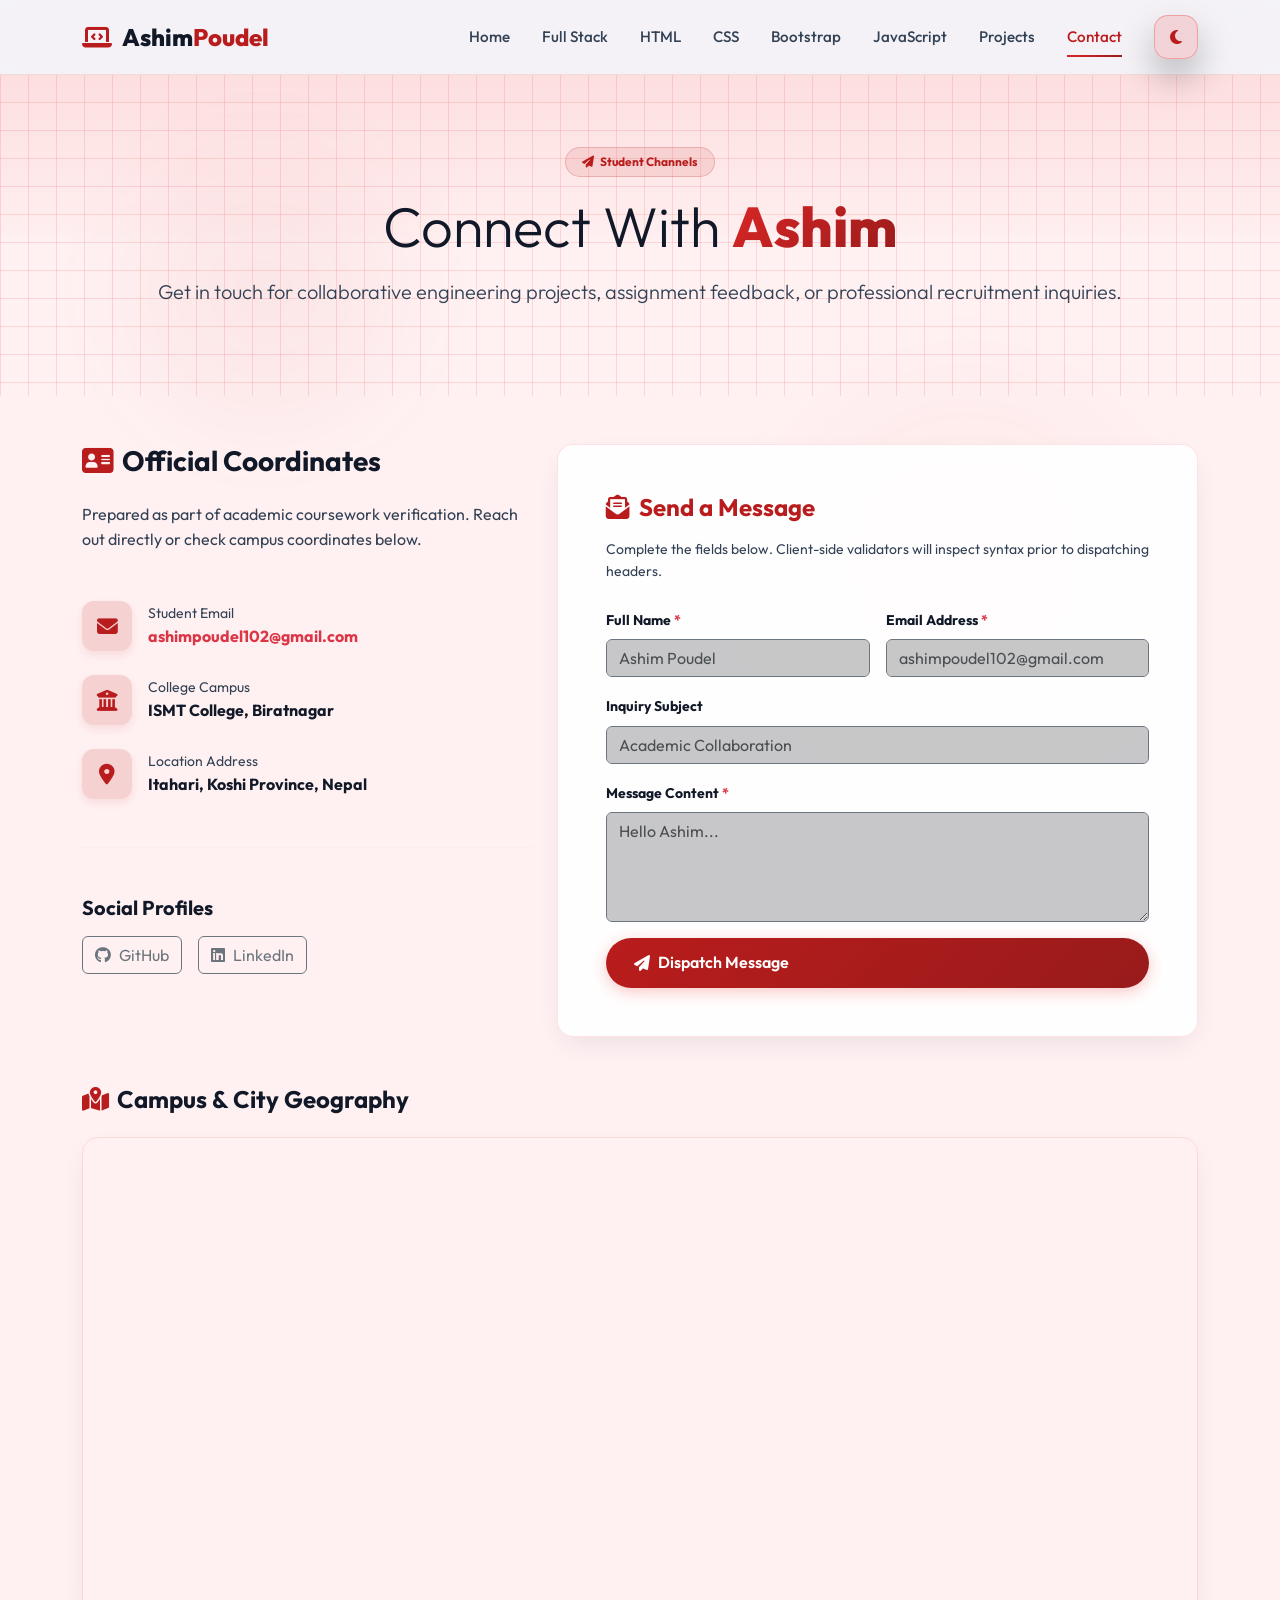
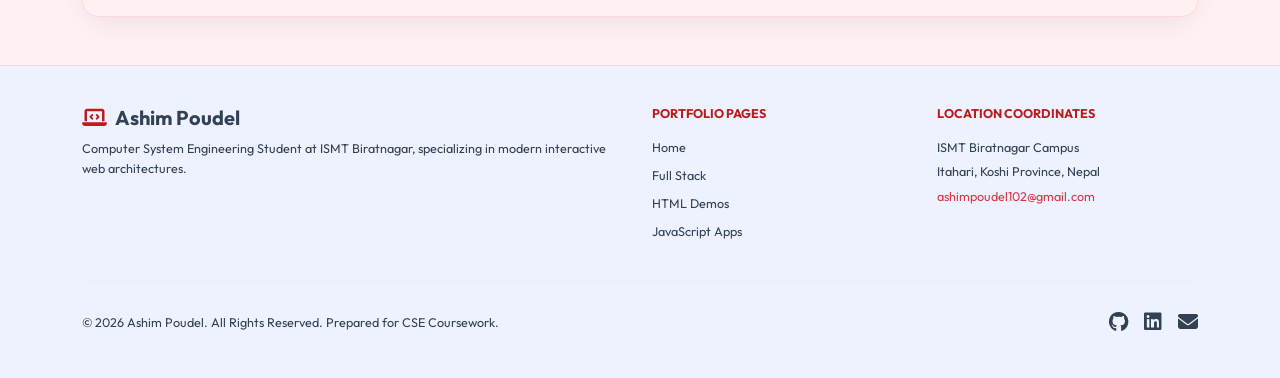
<file: contact.html>
<!DOCTYPE html>
<html lang="en" data-theme="dark">
<head>
    <meta charset="UTF-8">
    <meta name="viewport" content="width=device-width, initial-scale=1.0">
    <title>Contact Ashim | Ashim Poudel ePortfolio</title>
    <meta name="description" content="Contact Ashim Poudel, Computer System Engineering Student at ISMT Biratnagar. Submit inquiries and view coordinates and maps for Itahari, Nepal.">
    <link href="https://fonts.googleapis.com/css2?family=Outfit:wght@300;400;500;600;700;800&family=JetBrains+Mono:wght@400;500;700&display=swap" rel="stylesheet">
    <link href="https://cdn.jsdelivr.net/npm/bootstrap@5.3.0/dist/css/bootstrap.min.css" rel="stylesheet">
    <link href="https://cdnjs.cloudflare.com/ajax/libs/font-awesome/6.4.0/css/all.min.css" rel="stylesheet">
    <link rel="stylesheet" href="style.css">
</head>
<body>
    <div class="bg-particles">
        <div class="bg-particle" style="width: 400px; height: 400px; top: 10%; left: 5%;"></div>
        <div class="bg-particle" style="width: 500px; height: 500px; bottom: 10%; right: 5%; background: radial-gradient(circle, rgba(239, 68, 68, 0.15) 0%, rgba(0,0,0,0) 70%);"></div>
    </div>

    <!-- Sticky Glassmorphic Navbar -->
    <nav class="navbar navbar-expand-lg navbar-premium sticky-top">
        <div class="container">
            <a class="navbar-brand-premium" href="index.html">
                <i class="fa-solid fa-laptop-code text-primary"></i>
                <span>Ashim<span class="text-primary">Poudel</span></span>
            </a>
            <button class="navbar-toggler border-0 text-white" type="button" data-bs-toggle="collapse" data-bs-target="#navbarNav" aria-controls="navbarNav" aria-expanded="false" aria-label="Toggle navigation">
                <i class="fas fa-bars fs-4"></i>
            </button>
            <div class="collapse navbar-collapse navbar-collapse-premium" id="navbarNav">
                <ul class="navbar-nav ms-auto align-items-lg-center">
                    <li class="nav-item"><a class="nav-link" href="index.html">Home</a></li>
                    <li class="nav-item"><a class="nav-link" href="fullstack.html">Full Stack</a></li>
                    <li class="nav-item"><a class="nav-link" href="html.html">HTML</a></li>
                    <li class="nav-item"><a class="nav-link" href="css.html">CSS</a></li>
                    <li class="nav-item"><a class="nav-link" href="bootstrap.html">Bootstrap</a></li>
                    <li class="nav-item"><a class="nav-link" href="javascript.html">JavaScript</a></li>
                    <li class="nav-item"><a class="nav-link" href="projects.html">Projects</a></li>
                    <li class="nav-item"><a class="nav-link active" href="contact.html">Contact</a></li>
                    <li class="nav-item ms-lg-3 mt-3 mt-lg-0">
                        <button class="theme-toggle-btn" id="theme-toggle" aria-label="Toggle dark/light theme">
                            <i class="fas fa-sun text-warning"></i>
                        </button>
                    </li>
                </ul>
            </div>
        </div>
    </nav>

    <!-- Header Banner -->
    <header class="py-5 bg-gradient-hero">
        <div class="container text-center py-4">
            <div class="badge bg-primary-subtle text-primary border border-primary-subtle px-3 py-2 rounded-pill mb-3">
                <i class="fa-solid fa-paper-plane me-1"></i> Student Channels
            </div>
            <h1 class="display-4 fw-extrabold text-main mb-3">Connect With <span class="gradient-text">Ashim</span></h1>
            <p class="lead text-muted max-w-2xl mx-auto">Get in touch for collaborative engineering projects, assignment feedback, or professional recruitment inquiries.</p>
        </div>
    </header>

    <!-- Main Content -->
    <main class="py-5">
        <div class="container">
            <div class="row gy-5">
                
                <!-- Contact Details -->
                <div class="col-lg-5">
                    <h2 class="h3 fw-bold text-main mb-4"><i class="fa-solid fa-address-card text-primary me-2"></i>Official Coordinates</h2>
                    <p class="text-muted mb-5">Prepared as part of academic coursework verification. Reach out directly or check campus coordinates below.</p>
                    
                    <ul class="list-unstyled d-flex flex-column gap-4">
                        <li>
                            <div class="d-flex align-items-center gap-3">
                                <div class="contact-info-icon"><i class="fas fa-envelope"></i></div>
                                <div>
                                    <div class="text-muted small">Student Email</div>
                                    <a href="mailto:ashimpoudel102@gmail.com" class="text-danger fw-bold text-decoration-none">ashimpoudel102@gmail.com</a>
                                </div>
                            </div>
                        </li>
                        <li>
                            <div class="d-flex align-items-center gap-3">
                                <div class="contact-info-icon"><i class="fas fa-university"></i></div>
                                <div>
                                    <div class="text-muted small">College Campus</div>
                                    <strong class="text-main">ISMT College, Biratnagar</strong>
                                </div>
                            </div>
                        </li>
                        <li>
                            <div class="d-flex align-items-center gap-3">
                                <div class="contact-info-icon"><i class="fas fa-map-marker-alt"></i></div>
                                <div>
                                    <div class="text-muted small">Location Address</div>
                                    <strong class="text-main">Itahari, Koshi Province, Nepal</strong>
                                </div>
                            </div>
                        </li>
                    </ul>

                    <hr class="my-5 border-secondary border-opacity-10">

                    <h4 class="h5 fw-bold text-main mb-3">Social Profiles</h4>
                    <div class="d-flex gap-3">
                        <a href="https://github.com/ashimpoudel" target="_blank" class="btn btn-outline-secondary d-inline-flex align-items-center gap-2"><i class="fab fa-github"></i> GitHub</a>
                        <a href="https://linkedin.com/in/ashimpoudel" target="_blank" class="btn btn-outline-secondary d-inline-flex align-items-center gap-2"><i class="fab fa-linkedin"></i> LinkedIn</a>
                    </div>
                </div>

                <!-- Contact Form Card -->
                <div class="col-lg-7">
                    <div class="glass-card p-4 p-md-5">
                        <h3 class="h4 fw-bold text-primary mb-3"><i class="fa-solid fa-envelope-open-text me-1"></i> Send a Message</h3>
                        <p class="text-muted small mb-4">Complete the fields below. Client-side validators will inspect syntax prior to dispatching headers.</p>
                        
                        <form id="contact-form" onsubmit="triggerSubmit(event)">
                            <div class="row g-3">
                                <div class="col-md-6">
                                    <label for="contact-name" class="form-label small text-main fw-bold">Full Name <span class="text-danger">*</span></label>
                                    <input type="text" class="form-control bg-dark bg-opacity-25 border-secondary border-opacity-35 text-white" id="contact-name" placeholder="Ashim Poudel" required>
                                </div>
                                <div class="col-md-6">
                                    <label for="contact-email" class="form-label small text-main fw-bold">Email Address <span class="text-danger">*</span></label>
                                    <input type="email" class="form-control bg-dark bg-opacity-25 border-secondary border-opacity-35 text-white" id="contact-email" placeholder="ashimpoudel102@gmail.com" required>
                                </div>
                                <div class="col-12">
                                    <label for="contact-subject" class="form-label small text-main fw-bold">Inquiry Subject</label>
                                    <input type="text" class="form-control bg-dark bg-opacity-25 border-secondary border-opacity-35 text-white" id="contact-subject" placeholder="Academic Collaboration">
                                </div>
                                <div class="col-12">
                                    <label for="contact-msg" class="form-label small text-main fw-bold">Message Content <span class="text-danger">*</span></label>
                                    <textarea class="form-control bg-dark bg-opacity-25 border-secondary border-opacity-35 text-white" id="contact-msg" rows="4" placeholder="Hello Ashim..." required></textarea>
                                </div>
                                <div class="col-12">
                                    <button type="submit" class="btn-premium w-100" id="contact-submit-btn">
                                        <i class="fa-solid fa-paper-plane"></i> Dispatch Message
                                    </button>
                                </div>
                            </div>
                        </form>
                    </div>
                </div>

            </div>

            <!-- Map Layout Container -->
            <div class="row mt-5">
                <div class="col-12">
                    <h3 class="h4 fw-bold text-main mb-4"><i class="fa-solid fa-map-location-dot text-primary me-2"></i>Campus & City Geography</h3>
                    <div class="map-container">
                        <div class="ratio ratio-21x9">
                            <!-- Secure responsive iframe showing Itahari/Koshi region, Nepal -->
                            <iframe src="https://www.openstreetmap.org/export/embed.html?bbox=87.25%2C26.65%2C87.31%2C26.69&amp;layer=mapnik&amp;marker=26.671%2C87.279" loading="lazy" style="border: none;"></iframe>
                        </div>
                    </div>
                </div>
            </div>

        </div>
    </main>

    <!-- Success Toast Container -->
    <div class="toast-container position-fixed bottom-0 end-0 p-3" style="z-index: 110;">
        <div id="contactToast" class="toast align-items-center text-white bg-success border-0 rounded-3 shadow-lg" role="alert" aria-live="assertive" aria-atomic="true">
            <div class="d-flex">
                <div class="toast-body">
                    <i class="fas fa-check-circle me-1"></i> Success! Your message has been validation-checked and dispatched.
                </div>
                <button type="button" class="btn-close btn-close-white me-2 m-auto" data-bs-dismiss="toast" aria-label="Close"></button>
            </div>
        </div>
    </div>

    <!-- Footer -->
    <footer class="footer-premium">
        <div class="container text-center text-md-start">
            <div class="row gy-4">
                <div class="col-md-6">
                    <h5 class="text-main fw-bold"><i class="fa-solid fa-laptop-code text-primary me-2"></i>Ashim Poudel</h5>
                    <p class="small text-muted mt-2">Computer System Engineering Student at ISMT Biratnagar, specializing in modern interactive web architectures.</p>
                </div>
                <div class="col-md-3">
                    <h6 class="text-uppercase fw-bold text-primary small mb-3">Portfolio Pages</h6>
                    <ul class="list-unstyled d-flex flex-column gap-2 small">
                        <li><a href="index.html" class="text-muted text-decoration-none">Home</a></li>
                        <li><a href="fullstack.html" class="text-muted text-decoration-none">Full Stack</a></li>
                        <li><a href="html.html" class="text-muted text-decoration-none">HTML Demos</a></li>
                        <li><a href="javascript.html" class="text-muted text-decoration-none">JavaScript Apps</a></li>
                    </ul>
                </div>
                <div class="col-md-3">
                    <h6 class="text-uppercase fw-bold text-primary small mb-3">Location Coordinates</h6>
                    <p class="small text-muted mb-1">ISMT Biratnagar Campus</p>
                    <p class="small text-muted mb-1">Itahari, Koshi Province, Nepal</p>
                    <a href="mailto:ashimpoudel102@gmail.com" class="text-danger small text-decoration-none">ashimpoudel102@gmail.com</a>
                </div>
            </div>
            <hr class="my-4 border-secondary border-opacity-10">
            <div class="d-flex flex-column flex-md-row justify-content-between align-items-center gap-3">
                <span class="small text-muted">&copy; 2026 Ashim Poudel. All Rights Reserved. Prepared for CSE Coursework.</span>
                <div class="d-flex gap-3">
                    <a href="https://github.com/ashimpoudel" target="_blank" class="text-muted fs-5"><i class="fab fa-github"></i></a>
                    <a href="https://linkedin.com/in/ashimpoudel" target="_blank" class="text-muted fs-5"><i class="fab fa-linkedin"></i></a>
                    <a href="mailto:ashimpoudel102@gmail.com" class="text-muted fs-5"><i class="fa-solid fa-envelope"></i></a>
                </div>
            </div>
        </div>
    </footer>

    <!-- Floating Scroll to Top -->
    <button class="scroll-top-btn" id="scroll-to-top" aria-label="Scroll back to top">
        <i class="fas fa-chevron-up"></i>
    </button>

    <!-- Specific Form Dispatch Actions -->
    <script>
        function triggerSubmit(e) {
            e.preventDefault();
            
            const btn = document.getElementById('contact-submit-btn');
            btn.disabled = true;
            btn.innerHTML = '<i class="fas fa-spinner fa-spin me-1"></i> Dispatched...';
            
            setTimeout(() => {
                const toastEl = document.getElementById('contactToast');
                const toast = new bootstrap.Toast(toastEl);
                toast.show();
                
                // Reset form fields
                document.getElementById('contact-form').reset();
                btn.disabled = false;
                btn.innerHTML = '<i class="fa-solid fa-paper-plane"></i> Dispatch Message';
            }, 1000);
        }
    </script>

    <script src="https://cdn.jsdelivr.net/npm/bootstrap@5.3.0/dist/js/bootstrap.bundle.min.js"></script>
    <script src="script.js"></script>
</body>
</html>
</file>
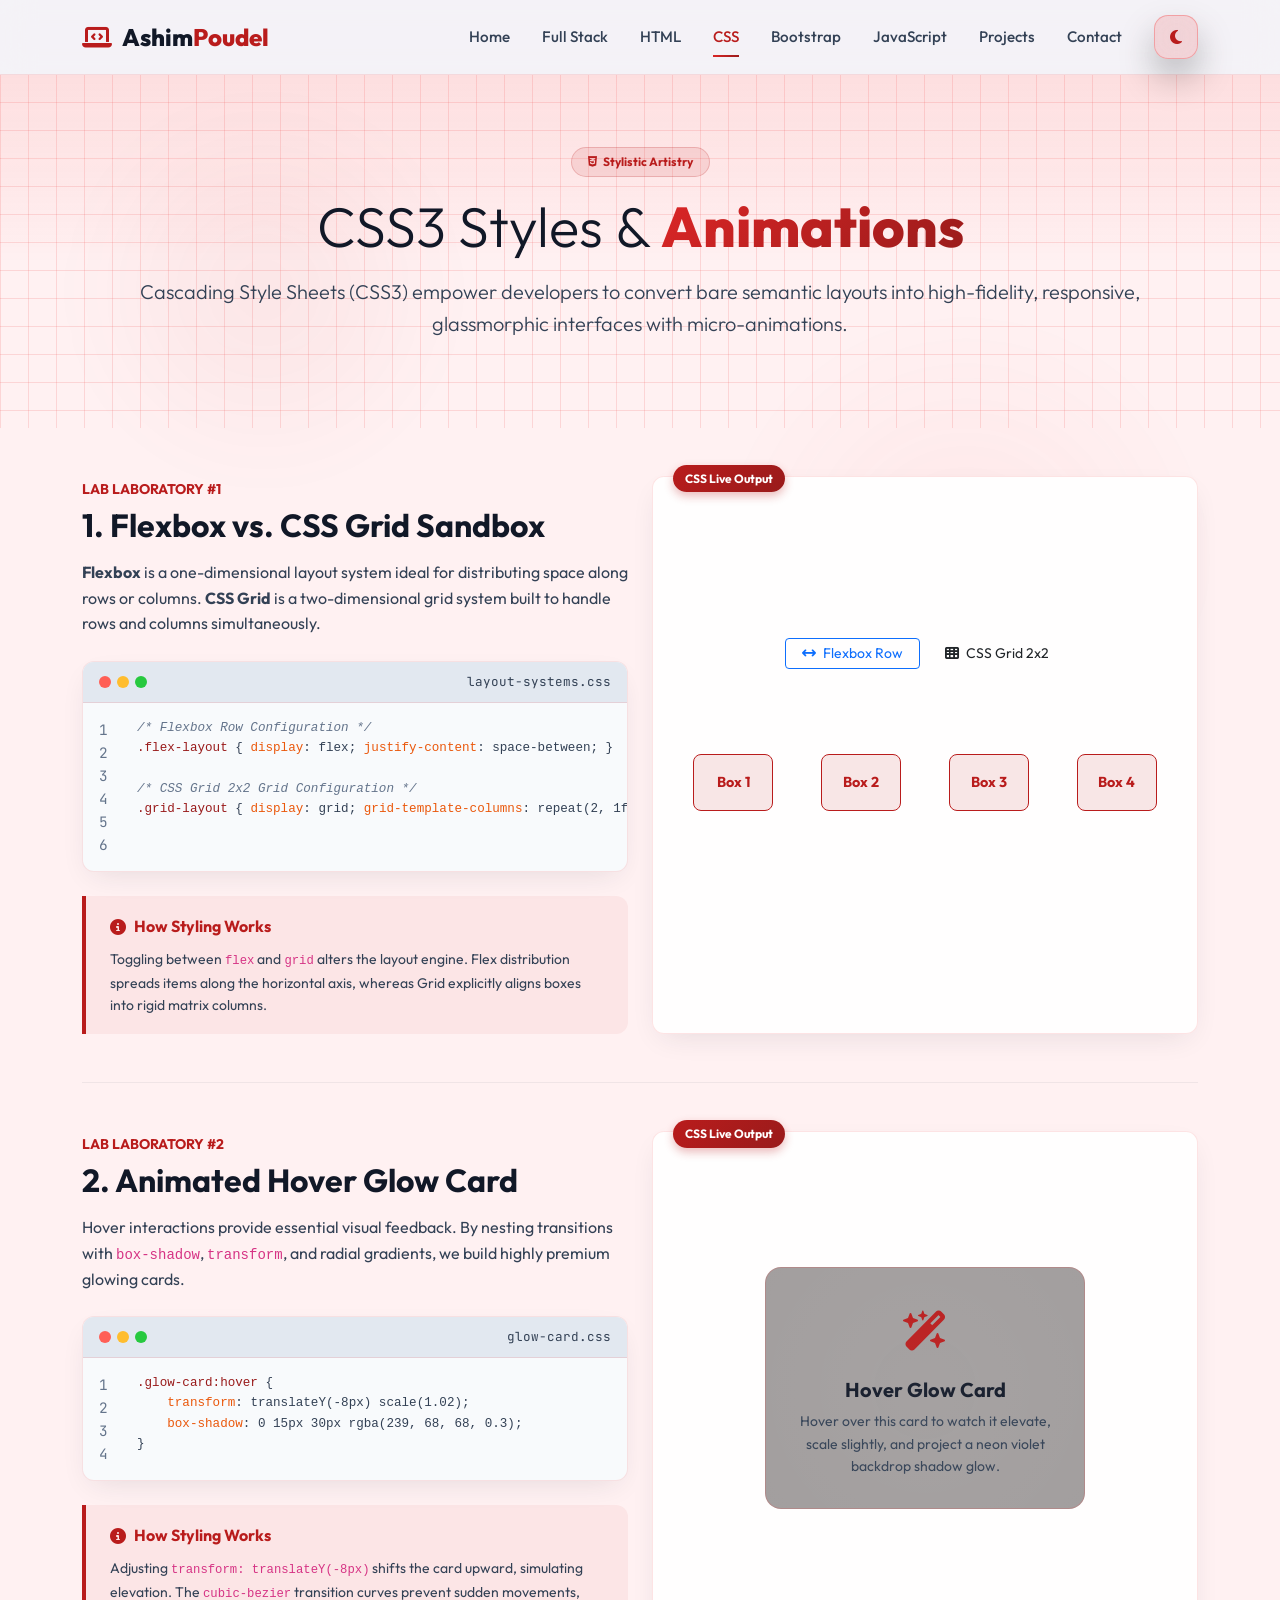
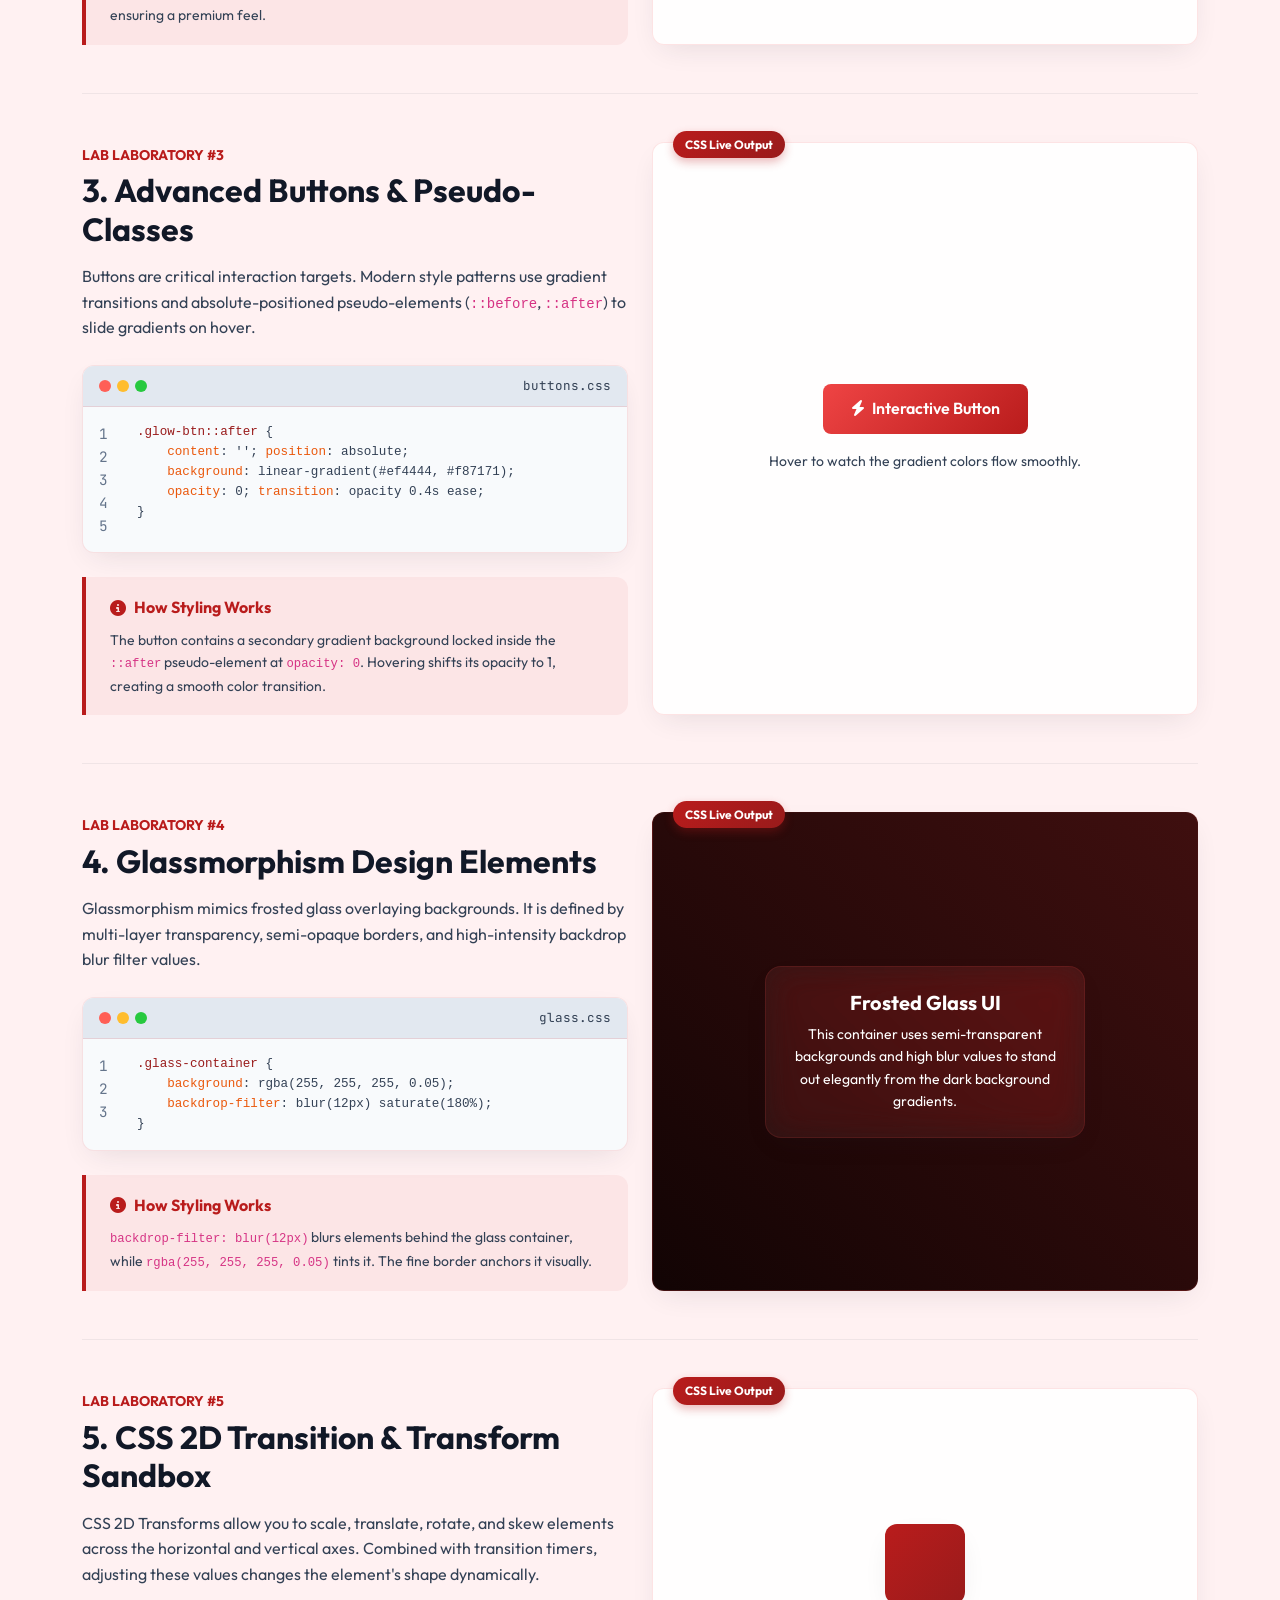
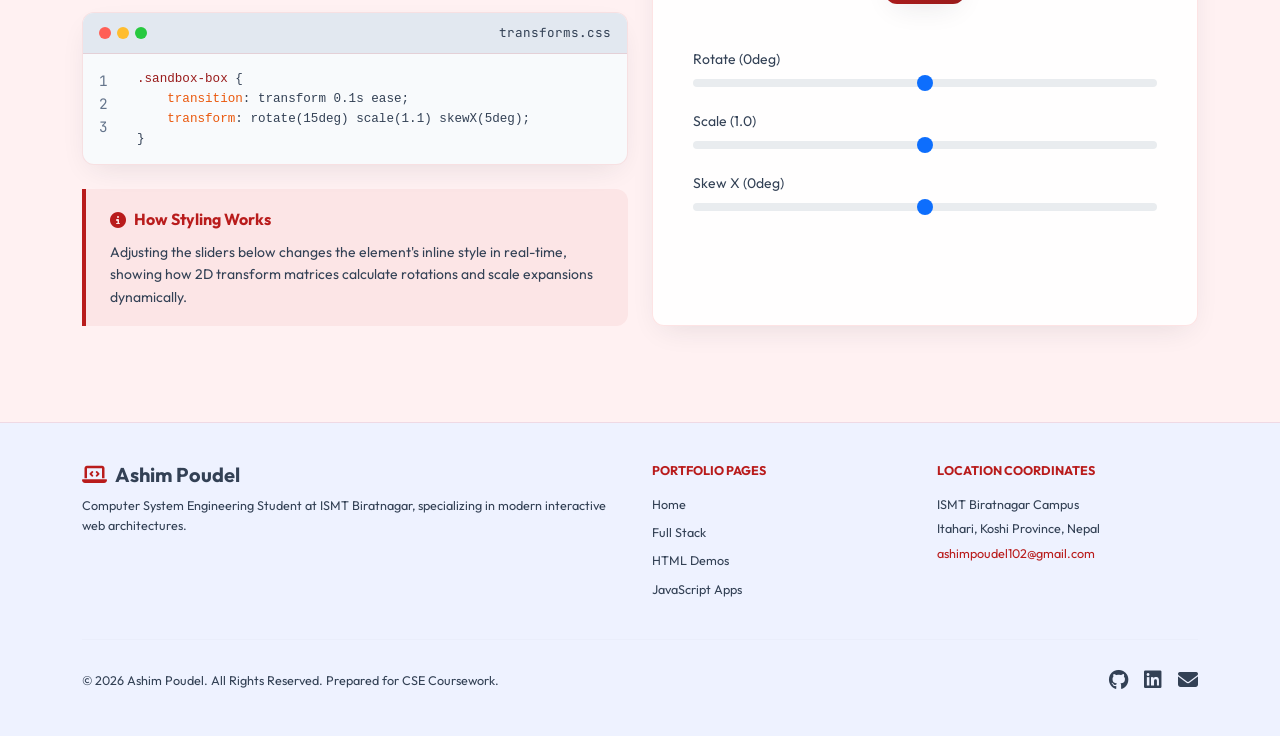
<file: css.html>
<!DOCTYPE html>
<html lang="en" data-theme="dark">
<head>
    <meta charset="UTF-8">
    <meta name="viewport" content="width=device-width, initial-scale=1.0">
    <title>CSS3 Artistry | Ashim Poudel ePortfolio</title>
    <meta name="description" content="Detailed academic deep dive into CSS3, typography, layouts, animations, transitions, and glassmorphism. Features 5 interactive styling laboratories.">
    <link href="https://fonts.googleapis.com/css2?family=Outfit:wght@300;400;500;600;700;800&family=JetBrains+Mono:wght@400;500;700&display=swap" rel="stylesheet">
    <link href="https://cdn.jsdelivr.net/npm/bootstrap@5.3.0/dist/css/bootstrap.min.css" rel="stylesheet">
    <link href="https://cdnjs.cloudflare.com/ajax/libs/font-awesome/6.4.0/css/all.min.css" rel="stylesheet">
    <link rel="stylesheet" href="style.css">
    <style>
        /* Special styles for CSS Page Demos */
        .flex-grid-demo-box {
            background: rgba(var(--primary-rgb), 0.1);
            border: 1px solid var(--border-color);
            padding: 10px;
            border-radius: 8px;
            text-align: center;
            font-weight: bold;
            font-size: 0.9rem;
        }
        
        /* Demo 2 Glowing Card */
        .glow-card-demo {
            padding: 30px;
            background: rgba(20, 10, 10, 0.4);
            border: 1px solid rgba(239, 68, 68, 0.2);
            border-radius: 16px;
            transition: all 0.5s cubic-bezier(0.4, 0, 0.2, 1);
            position: relative;
            overflow: hidden;
        }
        .glow-card-demo:hover {
            transform: translateY(-8px) scale(1.02);
            border-color: rgba(239, 68, 68, 0.6);
            box-shadow: 0 15px 30px rgba(239, 68, 68, 0.3), 0 0 25px rgba(239, 68, 68, 0.2);
        }
        .glow-card-demo::before {
            content: '';
            position: absolute;
            top: -50%;
            left: -50%;
            width: 200%;
            height: 200%;
            background: radial-gradient(circle, rgba(255,255,255,0.05) 0%, transparent 70%);
            transform: rotate(45deg);
            transition: all 0.5s ease;
        }
        
        /* Demo 3 Glowing Buttons */
        .glow-btn-demo {
            background: linear-gradient(135deg, #ef4444, #b91c1c);
            border: none;
            color: white;
            padding: 12px 28px;
            border-radius: 8px;
            font-weight: 600;
            cursor: pointer;
            position: relative;
            z-index: 1;
            overflow: hidden;
            transition: all 0.3s ease;
        }
        .glow-btn-demo::after {
            content: '';
            position: absolute;
            top: 0; left: 0; width: 100%; height: 100%;
            background: linear-gradient(135deg, #b91c1c, #f87171);
            z-index: -1;
            opacity: 0;
            transition: opacity 0.4s ease;
        }
        .glow-btn-demo:hover {
            transform: translateY(-3px);
            box-shadow: 0 8px 20px rgba(239, 68, 68, 0.5);
        }
        .glow-btn-demo:hover::after {
            opacity: 1;
        }
        
        /* Sandbox elements */
        .sandbox-box {
            width: 80px;
            height: 80px;
            background: linear-gradient(135deg, var(--primary) 0%, var(--secondary) 100%);
            border-radius: 12px;
            box-shadow: var(--shadow-main);
            transition: transform 0.1s ease;
        }
    </style>
</head>
<body>
    <div class="bg-particles">
        <div class="bg-particle" style="width: 400px; height: 400px; top: 10%; left: 5%;"></div>
        <div class="bg-particle" style="width: 500px; height: 500px; bottom: 10%; right: 5%; background: radial-gradient(circle, rgba(239, 68, 68, 0.15) 0%, rgba(0,0,0,0) 70%);"></div>
    </div>

    <!-- Sticky Glassmorphic Navbar -->
    <nav class="navbar navbar-expand-lg navbar-premium sticky-top">
        <div class="container">
            <a class="navbar-brand-premium" href="index.html">
                <i class="fa-solid fa-laptop-code text-primary"></i>
                <span>Ashim<span class="text-primary">Poudel</span></span>
            </a>
            <button class="navbar-toggler border-0 text-white" type="button" data-bs-toggle="collapse" data-bs-target="#navbarNav" aria-controls="navbarNav" aria-expanded="false" aria-label="Toggle navigation">
                <i class="fas fa-bars fs-4"></i>
            </button>
            <div class="collapse navbar-collapse navbar-collapse-premium" id="navbarNav">
                <ul class="navbar-nav ms-auto align-items-lg-center">
                    <li class="nav-item"><a class="nav-link" href="index.html">Home</a></li>
                    <li class="nav-item"><a class="nav-link" href="fullstack.html">Full Stack</a></li>
                    <li class="nav-item"><a class="nav-link" href="html.html">HTML</a></li>
                    <li class="nav-item"><a class="nav-link active" href="css.html">CSS</a></li>
                    <li class="nav-item"><a class="nav-link" href="bootstrap.html">Bootstrap</a></li>
                    <li class="nav-item"><a class="nav-link" href="javascript.html">JavaScript</a></li>
                    <li class="nav-item"><a class="nav-link" href="projects.html">Projects</a></li>
                    <li class="nav-item"><a class="nav-link" href="contact.html">Contact</a></li>
                    <li class="nav-item ms-lg-3 mt-3 mt-lg-0">
                        <button class="theme-toggle-btn" id="theme-toggle" aria-label="Toggle dark/light theme">
                            <i class="fas fa-sun text-warning"></i>
                        </button>
                    </li>
                </ul>
            </div>
        </div>
    </nav>

    <!-- Banner Header -->
    <header class="py-5 bg-gradient-hero">
        <div class="container text-center py-4">
            <div class="badge bg-primary-subtle text-primary border border-primary-subtle px-3 py-2 rounded-pill mb-3">
                <i class="fab fa-css3-alt me-1"></i> Stylistic Artistry
            </div>
            <h1 class="display-4 fw-extrabold text-main mb-3">CSS3 Styles & <span class="gradient-text">Animations</span></h1>
            <p class="lead text-muted max-w-2xl mx-auto">Cascading Style Sheets (CSS3) empower developers to convert bare semantic layouts into high-fidelity, responsive, glassmorphic interfaces with micro-animations.</p>
        </div>
    </header>

    <!-- Lab Sections: 5 CSS Demos -->
    <main class="py-5">
        <div class="container">

            <!-- ================= DEMO 1: FLEX vs GRID ================= -->
            <article class="mb-5 pb-5 border-bottom border-secondary border-opacity-10">
                <div class="row gy-4">
                    <div class="col-lg-6">
                        <span class="text-primary fw-bold text-uppercase small">Lab Laboratory #1</span>
                        <h2 class="h2 fw-bold text-main mt-1 mb-3">1. Flexbox vs. CSS Grid Sandbox</h2>
                        <p class="text-muted">
                            <strong>Flexbox</strong> is a one-dimensional layout system ideal for distributing space along rows or columns. <strong>CSS Grid</strong> is a two-dimensional grid system built to handle rows and columns simultaneously.
                        </p>
                        
                        <!-- VS Code Container -->
                        <div class="code-editor-container my-4">
                            <div class="code-editor-header">
                                <div class="code-editor-dots">
                                    <div class="code-editor-dot dot-red"></div>
                                    <div class="code-editor-dot dot-yellow"></div>
                                    <div class="code-editor-dot dot-green"></div>
                                </div>
                                <span class="text-muted small">layout-systems.css</span>
                            </div>
                            <div class="code-editor-body">
                                <div class="code-line-numbers">
                                    1<br>2<br>3<br>4<br>5<br>6
                                </div>
                                <pre class="code-pre-element"><span class="cm">/* Flexbox Row Configuration */</span>
<span class="tag">.flex-layout</span> { <span class="attr">display</span>: flex; <span class="attr">justify-content</span>: space-between; }

<span class="cm">/* CSS Grid 2x2 Grid Configuration */</span>
<span class="tag">.grid-layout</span> { <span class="attr">display</span>: grid; <span class="attr">grid-template-columns</span>: repeat(2, 1fr); <span class="attr">gap</span>: 15px; }</pre>
                            </div>
                        </div>

                        <div class="edu-card">
                            <div class="edu-title"><i class="fas fa-info-circle"></i> How Styling Works</div>
                            <p class="text-muted mb-0 small">
                                Toggling between <code>flex</code> and <code>grid</code> alters the layout engine. Flex distribution spreads items along the horizontal axis, whereas Grid explicitly aligns boxes into rigid matrix columns.
                            </p>
                        </div>
                    </div>
                    
                    <!-- Live Output -->
                    <div class="col-lg-6">
                        <div class="preview-container h-100 d-flex flex-column justify-content-center">
                            <div class="preview-badge">CSS Live Output</div>
                            <div class="d-flex gap-2 mb-4 justify-content-center">
                                <button class="btn btn-outline-primary btn-sm px-3" onclick="setContainerLayout('flex')"><i class="fas fa-arrows-left-right me-1"></i> Flexbox Row</button>
                                <button class="btn btn-outline-purple btn-sm px-3" onclick="setContainerLayout('grid')"><i class="fas fa-table-cells me-1"></i> CSS Grid 2x2</button>
                            </div>
                            <div class="flex-grid-container" id="flex-grid-wrapper" style="display: flex; justify-content: space-around; gap: 15px; min-height: 180px; align-items: center; transition: all 0.3s ease;">
                                <div class="flex-grid-demo-box p-3 text-primary border-primary border-opacity-35" style="min-width: 80px;">Box 1</div>
                                <div class="flex-grid-demo-box p-3 text-primary border-primary border-opacity-35" style="min-width: 80px;">Box 2</div>
                                <div class="flex-grid-demo-box p-3 text-primary border-primary border-opacity-35" style="min-width: 80px;">Box 3</div>
                                <div class="flex-grid-demo-box p-3 text-primary border-primary border-opacity-35" style="min-width: 80px;">Box 4</div>
                            </div>
                        </div>
                    </div>
                </div>
            </article>

            <!-- ================= DEMO 2: GLOWING CARDS ================= -->
            <article class="mb-5 pb-5 border-bottom border-secondary border-opacity-10">
                <div class="row gy-4">
                    <div class="col-lg-6">
                        <span class="text-primary fw-bold text-uppercase small">Lab Laboratory #2</span>
                        <h2 class="h2 fw-bold text-main mt-1 mb-3">2. Animated Hover Glow Card</h2>
                        <p class="text-muted">
                            Hover interactions provide essential visual feedback. By nesting transitions with <code>box-shadow</code>, <code>transform</code>, and radial gradients, we build highly premium glowing cards.
                        </p>
                        
                        <!-- VS Code Container -->
                        <div class="code-editor-container my-4">
                            <div class="code-editor-header">
                                <div class="code-editor-dots">
                                    <div class="code-editor-dot dot-red"></div>
                                    <div class="code-editor-dot dot-yellow"></div>
                                    <div class="code-editor-dot dot-green"></div>
                                </div>
                                <span class="text-muted small">glow-card.css</span>
                            </div>
                            <div class="code-editor-body">
                                <div class="code-line-numbers">
                                    1<br>2<br>3<br>4
                                </div>
                                <pre class="code-pre-element"><span class="tag">.glow-card:hover</span> {
    <span class="attr">transform</span>: translateY(-8px) scale(1.02);
    <span class="attr">box-shadow</span>: 0 15px 30px rgba(239, 68, 68, 0.3);
}</pre>
                            </div>
                        </div>

                        <div class="edu-card">
                            <div class="edu-title"><i class="fas fa-info-circle"></i> How Styling Works</div>
                            <p class="text-muted mb-0 small">
                                Adjusting <code>transform: translateY(-8px)</code> shifts the card upward, simulating elevation. The <code>cubic-bezier</code> transition curves prevent sudden movements, ensuring a premium feel.
                            </p>
                        </div>
                    </div>
                    
                    <!-- Live Output -->
                    <div class="col-lg-6">
                        <div class="preview-container h-100 d-flex flex-column justify-content-center align-items-center">
                            <div class="preview-badge">CSS Live Output</div>
                            <div class="glow-card-demo text-center my-4" style="max-width: 320px;">
                                <div class="fs-1 text-primary mb-3"><i class="fa-solid fa-wand-magic-sparkles"></i></div>
                                <h4 class="h5 fw-bold text-main">Hover Glow Card</h4>
                                <p class="text-muted small mb-0">Hover over this card to watch it elevate, scale slightly, and project a neon violet backdrop shadow glow.</p>
                            </div>
                        </div>
                    </div>
                </div>
            </article>

            <!-- ================= DEMO 3: MODERN BUTTONS ================= -->
            <article class="mb-5 pb-5 border-bottom border-secondary border-opacity-10">
                <div class="row gy-4">
                    <div class="col-lg-6">
                        <span class="text-primary fw-bold text-uppercase small">Lab Laboratory #3</span>
                        <h2 class="h2 fw-bold text-main mt-1 mb-3">3. Advanced Buttons & Pseudo-Classes</h2>
                        <p class="text-muted">
                            Buttons are critical interaction targets. Modern style patterns use gradient transitions and absolute-positioned pseudo-elements (<code>::before</code>, <code>::after</code>) to slide gradients on hover.
                        </p>
                        
                        <!-- VS Code Container -->
                        <div class="code-editor-container my-4">
                            <div class="code-editor-header">
                                <div class="code-editor-dots">
                                    <div class="code-editor-dot dot-red"></div>
                                    <div class="code-editor-dot dot-yellow"></div>
                                    <div class="code-editor-dot dot-green"></div>
                                </div>
                                <span class="text-muted small">buttons.css</span>
                            </div>
                            <div class="code-editor-body">
                                <div class="code-line-numbers">
                                    1<br>2<br>3<br>4<br>5
                                </div>
                                <pre class="code-pre-element"><span class="tag">.glow-btn::after</span> {
    <span class="attr">content</span>: ''; <span class="attr">position</span>: absolute;
    <span class="attr">background</span>: linear-gradient(#ef4444, #f87171);
    <span class="attr">opacity</span>: 0; <span class="attr">transition</span>: opacity 0.4s ease;
}</pre>
                            </div>
                        </div>

                        <div class="edu-card">
                            <div class="edu-title"><i class="fas fa-info-circle"></i> How Styling Works</div>
                            <p class="text-muted mb-0 small">
                                The button contains a secondary gradient background locked inside the <code>::after</code> pseudo-element at <code>opacity: 0</code>. Hovering shifts its opacity to 1, creating a smooth color transition.
                            </p>
                        </div>
                    </div>
                    
                    <!-- Live Output -->
                    <div class="col-lg-6">
                        <div class="preview-container h-100 d-flex flex-column justify-content-center align-items-center">
                            <div class="preview-badge">CSS Live Output</div>
                            <div class="my-4 text-center">
                                <button class="glow-btn-demo"><i class="fa-solid fa-bolt me-1"></i> Interactive Button</button>
                                <p class="text-muted small mt-3 mb-0">Hover to watch the gradient colors flow smoothly.</p>
                            </div>
                        </div>
                    </div>
                </div>
            </article>

            <!-- ================= DEMO 4: GLASSMORPHISM ================= -->
            <article class="mb-5 pb-5 border-bottom border-secondary border-opacity-10">
                <div class="row gy-4">
                    <div class="col-lg-6">
                        <span class="text-primary fw-bold text-uppercase small">Lab Laboratory #4</span>
                        <h2 class="h2 fw-bold text-main mt-1 mb-3">4. Glassmorphism Design Elements</h2>
                        <p class="text-muted">
                            Glassmorphism mimics frosted glass overlaying backgrounds. It is defined by multi-layer transparency, semi-opaque borders, and high-intensity backdrop blur filter values.
                        </p>
                        
                        <!-- VS Code Container -->
                        <div class="code-editor-container my-4">
                            <div class="code-editor-header">
                                <div class="code-editor-dots">
                                    <div class="code-editor-dot dot-red"></div>
                                    <div class="code-editor-dot dot-yellow"></div>
                                    <div class="code-editor-dot dot-green"></div>
                                </div>
                                <span class="text-muted small">glass.css</span>
                            </div>
                            <div class="code-editor-body">
                                <div class="code-line-numbers">
                                    1<br>2<br>3
                                </div>
                                <pre class="code-pre-element"><span class="tag">.glass-container</span> {
    <span class="attr">background</span>: rgba(255, 255, 255, 0.05);
    <span class="attr">backdrop-filter</span>: blur(12px) saturate(180%);
}</pre>
                            </div>
                        </div>

                        <div class="edu-card">
                            <div class="edu-title"><i class="fas fa-info-circle"></i> How Styling Works</div>
                            <p class="text-muted mb-0 small">
                                <code>backdrop-filter: blur(12px)</code> blurs elements behind the glass container, while <code>rgba(255, 255, 255, 0.05)</code> tints it. The fine border anchors it visually.
                            </p>
                        </div>
                    </div>
                    
                    <!-- Live Output -->
                    <div class="col-lg-6">
                        <div class="preview-container h-100 d-flex flex-column justify-content-center align-items-center" style="background: linear-gradient(45deg, #120404 0%, #3f0f0f 100%);">
                            <div class="preview-badge">CSS Live Output</div>
                            <div class="glass-card p-4 text-center my-4" style="max-width: 320px; background: rgba(255,255,255,0.06);">
                                <h4 class="h5 fw-bold text-white mb-2">Frosted Glass UI</h4>
                                <p class="text-white text-opacity-70 small mb-0">This container uses semi-transparent backgrounds and high blur values to stand out elegantly from the dark background gradients.</p>
                            </div>
                        </div>
                    </div>
                </div>
            </article>

            <!-- ================= DEMO 5: TRANSFORM SANDBOX ================= -->
            <article class="mb-5">
                <div class="row gy-4">
                    <div class="col-lg-6">
                        <span class="text-primary fw-bold text-uppercase small">Lab Laboratory #5</span>
                        <h2 class="h2 fw-bold text-main mt-1 mb-3">5. CSS 2D Transition & Transform Sandbox</h2>
                        <p class="text-muted">
                            CSS 2D Transforms allow you to scale, translate, rotate, and skew elements across the horizontal and vertical axes. Combined with transition timers, adjusting these values changes the element's shape dynamically.
                        </p>
                        
                        <!-- VS Code Container -->
                        <div class="code-editor-container my-4">
                            <div class="code-editor-header">
                                <div class="code-editor-dots">
                                    <div class="code-editor-dot dot-red"></div>
                                    <div class="code-editor-dot dot-yellow"></div>
                                    <div class="code-editor-dot dot-green"></div>
                                </div>
                                <span class="text-muted small">transforms.css</span>
                            </div>
                            <div class="code-editor-body">
                                <div class="code-line-numbers">
                                    1<br>2<br>3
                                </div>
                                <pre class="code-pre-element"><span class="tag">.sandbox-box</span> {
    <span class="attr">transition</span>: transform 0.1s ease;
    <span class="attr">transform</span>: rotate(15deg) scale(1.1) skewX(5deg);
}</pre>
                            </div>
                        </div>

                        <div class="edu-card">
                            <div class="edu-title"><i class="fas fa-info-circle"></i> How Styling Works</div>
                            <p class="text-muted mb-0 small">
                                Adjusting the sliders below changes the element's inline style in real-time, showing how 2D transform matrices calculate rotations and scale expansions dynamically.
                            </p>
                        </div>
                    </div>
                    
                    <!-- Live Output -->
                    <div class="col-lg-6">
                        <div class="preview-container h-100 d-flex flex-column justify-content-center align-items-center">
                            <div class="preview-badge">CSS Live Output</div>
                            
                            <div class="my-4 d-flex justify-content-center align-items-center" style="min-height: 120px; width: 100%;">
                                <div class="sandbox-box" id="sandbox-object"></div>
                            </div>
                            
                            <!-- Control Sliders -->
                            <div class="w-100 px-3">
                                <div class="mb-2">
                                    <div class="d-flex justify-content-between text-muted small">
                                        <span>Rotate (<span id="val-rot">0</span>deg)</span>
                                    </div>
                                    <input type="range" class="form-range" id="slider-rot" min="-180" max="180" value="0" oninput="updateSandboxTransforms()">
                                </div>
                                <div class="mb-2">
                                    <div class="d-flex justify-content-between text-muted small">
                                        <span>Scale (<span id="val-scl">1.0</span>)</span>
                                    </div>
                                    <input type="range" class="form-range" id="slider-scl" min="0.5" max="1.5" step="0.1" value="1.0" oninput="updateSandboxTransforms()">
                                </div>
                                <div class="mb-2">
                                    <div class="d-flex justify-content-between text-muted small">
                                        <span>Skew X (<span id="val-skw">0</span>deg)</span>
                                    </div>
                                    <input type="range" class="form-range" id="slider-skw" min="-45" max="45" value="0" oninput="updateSandboxTransforms()">
                                </div>
                            </div>
                        </div>
                    </div>
                </div>
            </article>

        </div>
    </main>

    <!-- Footer -->
    <footer class="footer-premium">
        <div class="container text-center text-md-start">
            <div class="row gy-4">
                <div class="col-md-6">
                    <h5 class="text-main fw-bold"><i class="fa-solid fa-laptop-code text-primary me-2"></i>Ashim Poudel</h5>
                    <p class="small text-muted mt-2">Computer System Engineering Student at ISMT Biratnagar, specializing in modern interactive web architectures.</p>
                </div>
                <div class="col-md-3">
                    <h6 class="text-uppercase fw-bold text-primary small mb-3">Portfolio Pages</h6>
                    <ul class="list-unstyled d-flex flex-column gap-2 small">
                        <li><a href="index.html" class="text-muted text-decoration-none">Home</a></li>
                        <li><a href="fullstack.html" class="text-muted text-decoration-none">Full Stack</a></li>
                        <li><a href="html.html" class="text-muted text-decoration-none">HTML Demos</a></li>
                        <li><a href="javascript.html" class="text-muted text-decoration-none">JavaScript Apps</a></li>
                    </ul>
                </div>
                <div class="col-md-3">
                    <h6 class="text-uppercase fw-bold text-primary small mb-3">Location Coordinates</h6>
                    <p class="small text-muted mb-1">ISMT Biratnagar Campus</p>
                    <p class="small text-muted mb-1">Itahari, Koshi Province, Nepal</p>
                    <a href="mailto:ashimpoudel102@gmail.com" class="text-primary small text-decoration-none">ashimpoudel102@gmail.com</a>
                </div>
            </div>
            <hr class="my-4 border-secondary border-opacity-10">
            <div class="d-flex flex-column flex-md-row justify-content-between align-items-center gap-3">
                <span class="small text-muted">&copy; 2026 Ashim Poudel. All Rights Reserved. Prepared for CSE Coursework.</span>
                <div class="d-flex gap-3">
                    <a href="https://github.com/ashimpoudel" target="_blank" class="text-muted fs-5"><i class="fab fa-github"></i></a>
                    <a href="https://linkedin.com/in/ashimpoudel" target="_blank" class="text-muted fs-5"><i class="fab fa-linkedin"></i></a>
                    <a href="mailto:ashimpoudel102@gmail.com" class="text-muted fs-5"><i class="fa-solid fa-envelope"></i></a>
                </div>
            </div>
        </div>
    </footer>

    <!-- Floating Scroll to Top -->
    <button class="scroll-top-btn" id="scroll-to-top" aria-label="Scroll back to top">
        <i class="fas fa-chevron-up"></i>
    </button>

    <!-- Specific Interactive JavaScript for CSS Sandboxes -->
    <script>
        function setContainerLayout(type) {
            const wrapper = document.getElementById('flex-grid-wrapper');
            if (type === 'flex') {
                wrapper.style.display = 'flex';
                wrapper.style.gridTemplateColumns = 'none';
                wrapper.style.justifyContent = 'space-around';
            } else {
                wrapper.style.display = 'grid';
                wrapper.style.gridTemplateColumns = 'repeat(2, 1fr)';
                wrapper.style.justifyContent = 'stretch';
            }
        }
        
        function updateSandboxTransforms() {
            const obj = document.getElementById('sandbox-object');
            const rot = document.getElementById('slider-rot').value;
            const scl = document.getElementById('slider-scl').value;
            const skw = document.getElementById('slider-skw').value;
            
            document.getElementById('val-rot').textContent = rot;
            document.getElementById('val-scl').textContent = scl;
            document.getElementById('val-skw').textContent = skw;
            
            obj.style.transform = `rotate(${rot}deg) scale(${scl}) skewX(${skw}deg)`;
        }
    </script>

    <script src="https://cdn.jsdelivr.net/npm/bootstrap@5.3.0/dist/js/bootstrap.bundle.min.js"></script>
    <script src="script.js"></script>
</body>
</html>
</file>
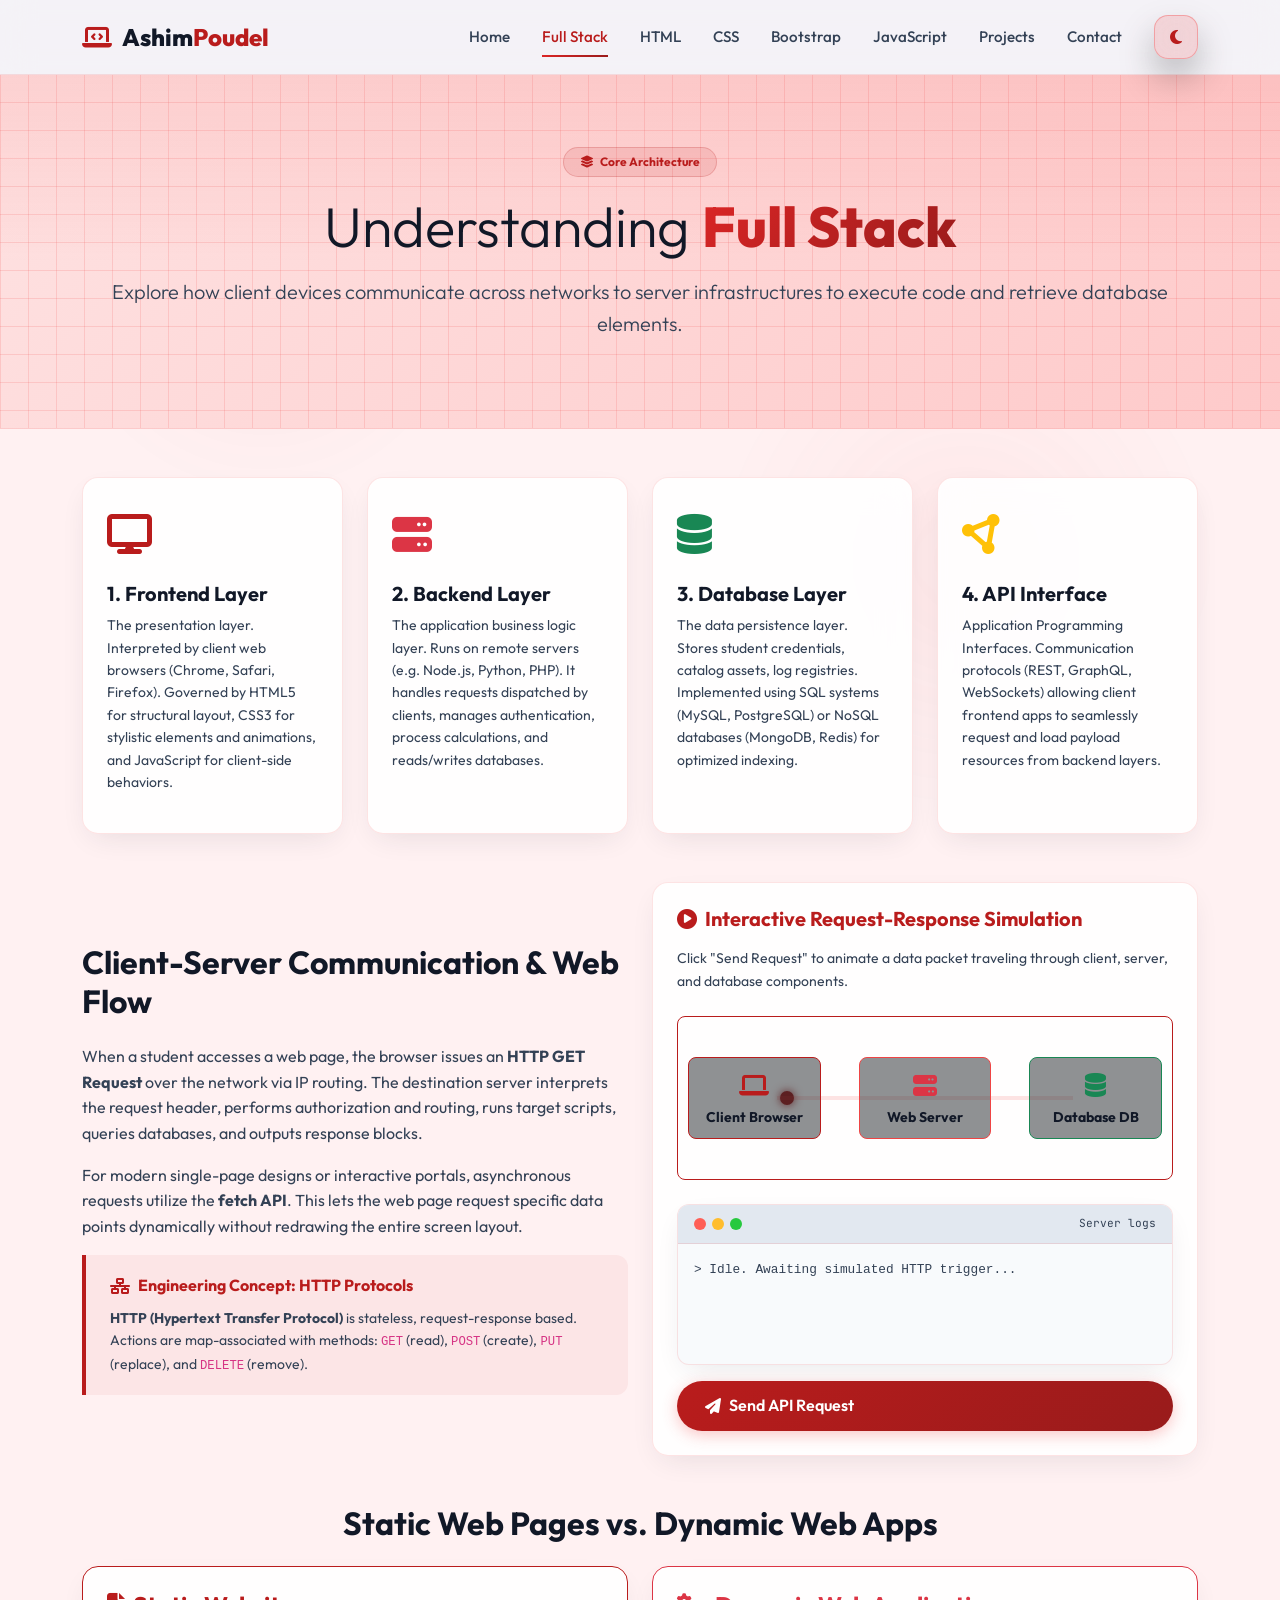
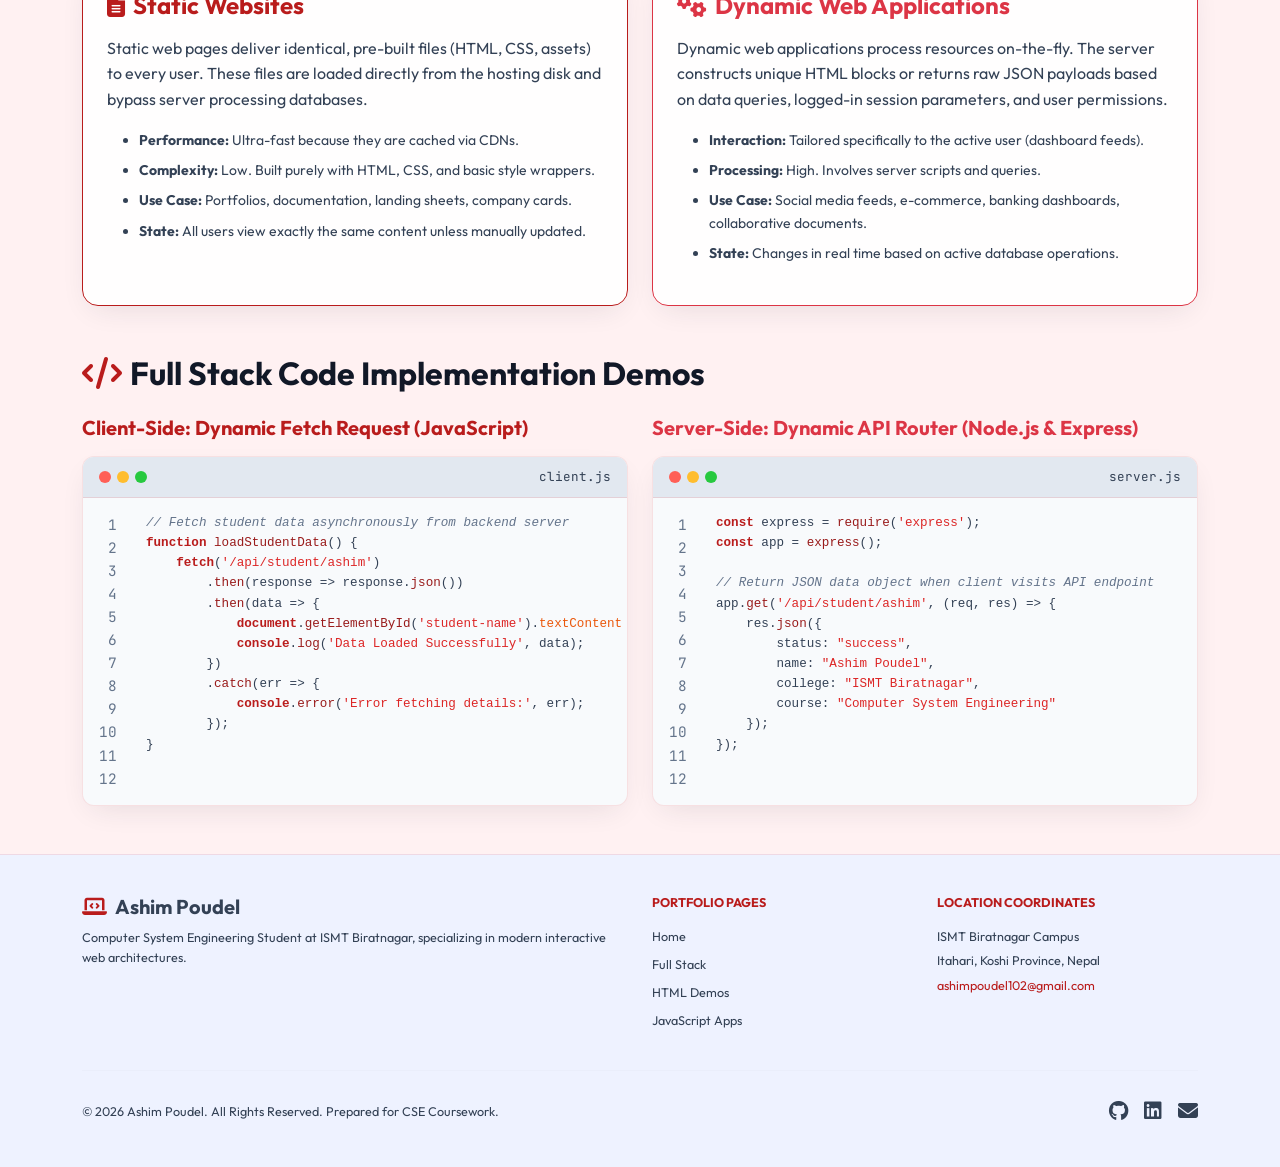
<file: fullstack.html>
<!DOCTYPE html>
<html lang="en" data-theme="dark">
<head>
    <meta charset="UTF-8">
    <meta name="viewport" content="width=device-width, initial-scale=1.0">
    <title>Full Stack Architecture | Ashim Poudel ePortfolio</title>
    <meta name="description" content="Detailed educational deep dive into Full Stack web development, client-server models, APIs, and databases. Includes an interactive request flow model.">
    <link href="https://fonts.googleapis.com/css2?family=Outfit:wght@300;400;500;600;700;800&family=JetBrains+Mono:wght@400;500;700&display=swap" rel="stylesheet">
    <link href="https://cdn.jsdelivr.net/npm/bootstrap@5.3.0/dist/css/bootstrap.min.css" rel="stylesheet">
    <link href="https://cdnjs.cloudflare.com/ajax/libs/font-awesome/6.4.0/css/all.min.css" rel="stylesheet">
    <link rel="stylesheet" href="style.css">
</head>
<body>
    <div class="bg-particles">
        <div class="bg-particle" style="width: 400px; height: 400px; top: 10%; left: 5%;"></div>
        <div class="bg-particle" style="width: 500px; height: 500px; bottom: 10%; right: 5%; background: radial-gradient(circle, rgba(239, 68, 68, 0.15) 0%, rgba(0,0,0,0) 70%);"></div>
    </div>

    <!-- Sticky Glassmorphic Navbar -->
    <nav class="navbar navbar-expand-lg navbar-premium sticky-top">
        <div class="container">
            <a class="navbar-brand-premium" href="index.html">
                <i class="fa-solid fa-laptop-code text-primary"></i>
                <span>Ashim<span class="text-primary">Poudel</span></span>
            </a>
            <button class="navbar-toggler border-0 text-white" type="button" data-bs-toggle="collapse" data-bs-target="#navbarNav" aria-controls="navbarNav" aria-expanded="false" aria-label="Toggle navigation">
                <i class="fas fa-bars fs-4"></i>
            </button>
            <div class="collapse navbar-collapse navbar-collapse-premium" id="navbarNav">
                <ul class="navbar-nav ms-auto align-items-lg-center">
                    <li class="nav-item"><a class="nav-link" href="index.html">Home</a></li>
                    <li class="nav-item"><a class="nav-link active" href="fullstack.html">Full Stack</a></li>
                    <li class="nav-item"><a class="nav-link" href="html.html">HTML</a></li>
                    <li class="nav-item"><a class="nav-link" href="css.html">CSS</a></li>
                    <li class="nav-item"><a class="nav-link" href="bootstrap.html">Bootstrap</a></li>
                    <li class="nav-item"><a class="nav-link" href="javascript.html">JavaScript</a></li>
                    <li class="nav-item"><a class="nav-link" href="projects.html">Projects</a></li>
                    <li class="nav-item"><a class="nav-link" href="contact.html">Contact</a></li>
                    <li class="nav-item ms-lg-3 mt-3 mt-lg-0">
                        <button class="theme-toggle-btn" id="theme-toggle" aria-label="Toggle dark/light theme">
                            <i class="fas fa-sun text-warning"></i>
                        </button>
                    </li>
                </ul>
            </div>
        </div>
    </nav>

    <!-- Page Header Banner -->
    <header class="py-5 bg-gradient-hero" style="background: var(--gradient-hero); border-bottom: 1px solid var(--border-color);">
        <div class="container text-center py-4">
            <div class="badge bg-primary-subtle text-primary border border-primary-subtle px-3 py-2 rounded-pill mb-3">
                <i class="fa-solid fa-layer-group me-1"></i> Core Architecture
            </div>
            <h1 class="display-4 fw-extrabold text-main mb-3">Understanding <span class="gradient-text">Full Stack</span></h1>
            <p class="lead text-muted max-w-2xl mx-auto">Explore how client devices communicate across networks to server infrastructures to execute code and retrieve database elements.</p>
        </div>
    </header>

    <!-- Core Topics Explanation -->
    <section class="py-5">
        <div class="container">
            <div class="row g-4 mb-5">
                <div class="col-md-6 col-lg-3">
                    <div class="glass-card p-4 h-100">
                        <div class="fs-1 text-primary mb-3"><i class="fa-solid fa-display"></i></div>
                        <h3 class="h5 fw-bold">1. Frontend Layer</h3>
                        <p class="text-muted small">The presentation layer. Interpreted by client web browsers (Chrome, Safari, Firefox). Governed by HTML5 for structural layout, CSS3 for stylistic elements and animations, and JavaScript for client-side behaviors.</p>
                    </div>
                </div>
                <div class="col-md-6 col-lg-3">
                    <div class="glass-card p-4 h-100">
                        <div class="fs-1 text-danger mb-3" style="color: #ef4444;"><i class="fa-solid fa-server"></i></div>
                        <h3 class="h5 fw-bold">2. Backend Layer</h3>
                        <p class="text-muted small">The application business logic layer. Runs on remote servers (e.g. Node.js, Python, PHP). It handles requests dispatched by clients, manages authentication, process calculations, and reads/writes databases.</p>
                    </div>
                </div>
                <div class="col-md-6 col-lg-3">
                    <div class="glass-card p-4 h-100">
                        <div class="fs-1 text-success mb-3"><i class="fa-solid fa-database"></i></div>
                        <h3 class="h5 fw-bold">3. Database Layer</h3>
                        <p class="text-muted small">The data persistence layer. Stores student credentials, catalog assets, log registries. Implemented using SQL systems (MySQL, PostgreSQL) or NoSQL databases (MongoDB, Redis) for optimized indexing.</p>
                    </div>
                </div>
                <div class="col-md-6 col-lg-3">
                    <div class="glass-card p-4 h-100">
                        <div class="fs-1 text-warning mb-3"><i class="fa-solid fa-circle-nodes"></i></div>
                        <h3 class="h5 fw-bold">4. API Interface</h3>
                        <p class="text-muted small">Application Programming Interfaces. Communication protocols (REST, GraphQL, WebSockets) allowing client frontend apps to seamlessly request and load payload resources from backend layers.</p>
                    </div>
                </div>
            </div>

            <!-- Deep Architectural Explanation -->
            <div class="row gy-5 align-items-center mb-5">
                <div class="col-lg-6">
                    <h2 class="h2 fw-bold text-main mb-4">Client-Server Communication & Web Flow</h2>
                    <p class="text-muted">
                        When a student accesses a web page, the browser issues an <strong>HTTP GET Request</strong> over the network via IP routing. The destination server interprets the request header, performs authorization and routing, runs target scripts, queries databases, and outputs response blocks.
                    </p>
                    <p class="text-muted">
                        For modern single-page designs or interactive portals, asynchronous requests utilize the <strong>fetch API</strong>. This lets the web page request specific data points dynamically without redrawing the entire screen layout.
                    </p>
                    <div class="edu-card">
                        <div class="edu-title"><i class="fas fa-network-wired"></i> Engineering Concept: HTTP Protocols</div>
                        <p class="text-muted mb-0 small">
                            <strong>HTTP (Hypertext Transfer Protocol)</strong> is stateless, request-response based. Actions are map-associated with methods: <code>GET</code> (read), <code>POST</code> (create), <code>PUT</code> (replace), and <code>DELETE</code> (remove).
                        </p>
                    </div>
                </div>
                <div class="col-lg-6">
                    <!-- Interactive Visual Packet Architecture Model -->
                    <div class="glass-card p-4">
                        <h3 class="h5 fw-bold text-primary mb-3"><i class="fas fa-play-circle me-1"></i> Interactive Request-Response Simulation</h3>
                        <p class="text-muted small mb-4">Click "Send Request" to animate a data packet traveling through client, server, and database components.</p>
                        
                        <div class="architecture-diagram border border-primary border-opacity-10 rounded-3 mb-4">
                            <div class="arch-connector-line"></div>
                            <div id="sim-packet" class="arch-packet"></div>
                            
                            <div class="arch-node">
                                <div class="p-2 border border-primary rounded-3 bg-dark bg-opacity-50">
                                    <div class="fs-4 text-primary"><i class="fa-solid fa-laptop"></i></div>
                                    <strong class="small text-main">Client Browser</strong>
                                </div>
                            </div>
                            <div class="arch-node">
                                <div class="p-2 border border-danger rounded-3 bg-dark bg-opacity-50" style="border-color: #ef4444 !important;">
                                    <div class="fs-4 text-danger" style="color: #ef4444;"><i class="fa-solid fa-server"></i></div>
                                    <strong class="small text-main">Web Server</strong>
                                </div>
                            </div>
                            <div class="arch-node">
                                <div class="p-2 border border-success rounded-3 bg-dark bg-opacity-50">
                                    <div class="fs-4 text-success"><i class="fa-solid fa-database"></i></div>
                                    <strong class="small text-main">Database DB</strong>
                                </div>
                            </div>
                        </div>

                        <!-- Simulation Logging Terminal -->
                        <div class="code-editor-container" style="font-size: 0.8rem;">
                            <div class="code-editor-header">
                                <div class="code-editor-dots">
                                    <div class="code-editor-dot dot-red"></div>
                                    <div class="code-editor-dot dot-yellow"></div>
                                    <div class="code-editor-dot dot-green"></div>
                                </div>
                                <span class="text-muted small">Server logs</span>
                            </div>
                            <div class="code-editor-body flex-column p-3" id="sim-console-output" style="min-height: 120px; font-family: monospace;">
                                <span class="text-muted">> Idle. Awaiting simulated HTTP trigger...</span>
                            </div>
                        </div>
                        
                        <button class="btn-premium btn-sm w-100 mt-3" id="sim-trigger-btn">
                            <i class="fa-solid fa-paper-plane"></i> Send API Request
                        </button>
                    </div>
                </div>
            </div>

            <!-- Static vs Dynamic Web Applications -->
            <div class="mb-5">
                <h2 class="h2 fw-bold text-main text-center mb-4">Static Web Pages vs. Dynamic Web Apps</h2>
                <div class="row g-4">
                    <div class="col-lg-6">
                        <div class="glass-card p-4 h-100 border border-primary border-opacity-15">
                            <h3 class="h4 fw-bold text-primary mb-3"><i class="fas fa-file-alt me-2"></i>Static Websites</h3>
                            <p class="text-muted">
                                Static web pages deliver identical, pre-built files (HTML, CSS, assets) to every user. These files are loaded directly from the hosting disk and bypass server processing databases.
                            </p>
                            <ul class="text-muted small">
                                <li class="mb-2"><strong>Performance:</strong> Ultra-fast because they are cached via CDNs.</li>
                                <li class="mb-2"><strong>Complexity:</strong> Low. Built purely with HTML, CSS, and basic style wrappers.</li>
                                <li class="mb-2"><strong>Use Case:</strong> Portfolios, documentation, landing sheets, company cards.</li>
                                <li class="mb-2"><strong>State:</strong> All users view exactly the same content unless manually updated.</li>
                            </ul>
                        </div>
                    </div>
                    <div class="col-lg-6">
                        <div class="glass-card p-4 h-100 border border-danger border-opacity-15">
                            <h3 class="h4 fw-bold text-danger mb-3" style="color: #ef4444;"><i class="fas fa-gears me-2"></i>Dynamic Web Applications</h3>
                            <p class="text-muted">
                                Dynamic web applications process resources on-the-fly. The server constructs unique HTML blocks or returns raw JSON payloads based on data queries, logged-in session parameters, and user permissions.
                            </p>
                            <ul class="text-muted small">
                                <li class="mb-2"><strong>Interaction:</strong> Tailored specifically to the active user (dashboard feeds).</li>
                                <li class="mb-2"><strong>Processing:</strong> High. Involves server scripts and queries.</li>
                                <li class="mb-2"><strong>Use Case:</strong> Social media feeds, e-commerce, banking dashboards, collaborative documents.</li>
                                <li class="mb-2"><strong>State:</strong> Changes in real time based on active database operations.</li>
                            </ul>
                        </div>
                    </div>
                </div>
            </div>

            <!-- Educational Code Comparison Snippets -->
            <div>
                <h2 class="h2 fw-bold text-main mb-4"><i class="fa-solid fa-code text-primary me-2"></i>Full Stack Code Implementation Demos</h2>
                <div class="row g-4">
                    <div class="col-lg-6">
                        <div class="h-100 d-flex flex-column">
                            <h4 class="h5 fw-bold text-primary mb-3">Client-Side: Dynamic Fetch Request (JavaScript)</h4>
                            <div class="code-editor-container flex-grow-1">
                                <div class="code-editor-header">
                                    <div class="code-editor-dots">
                                        <div class="code-editor-dot dot-red"></div>
                                        <div class="code-editor-dot dot-yellow"></div>
                                        <div class="code-editor-dot dot-green"></div>
                                    </div>
                                    <span class="text-muted small">client.js</span>
                                </div>
                                <div class="code-editor-body">
                                    <div class="code-line-numbers">
                                        1<br>2<br>3<br>4<br>5<br>6<br>7<br>8<br>9<br>10<br>11<br>12
                                    </div>
                                    <pre class="code-pre-element"><span class="cm">// Fetch student data asynchronously from backend server</span>
<span class="kw">function</span> <span class="tag">loadStudentData</span>() {
    <span class="kw">fetch</span>(<span class="str">'/api/student/ashim'</span>)
        .<span class="tag">then</span>(response => response.<span class="tag">json</span>())
        .<span class="tag">then</span>(data => {
            <span class="kw">document</span>.<span class="tag">getElementById</span>(<span class="str">'student-name'</span>).<span class="attr">textContent</span> = data.<span class="attr">name</span>;
            <span class="kw">console</span>.<span class="tag">log</span>(<span class="str">'Data Loaded Successfully'</span>, data);
        })
        .<span class="tag">catch</span>(err => {
            <span class="kw">console</span>.<span class="tag">error</span>(<span class="str">'Error fetching details:'</span>, err);
        });
}</pre>
                                </div>
                            </div>
                        </div>
                    </div>
                    <div class="col-lg-6">
                        <div class="h-100 d-flex flex-column">
                            <h4 class="h5 fw-bold text-danger mb-3" style="color: #ef4444;">Server-Side: Dynamic API Router (Node.js & Express)</h4>
                            <div class="code-editor-container flex-grow-1">
                                <div class="code-editor-header">
                                    <div class="code-editor-dots">
                                        <div class="code-editor-dot dot-red"></div>
                                        <div class="code-editor-dot dot-yellow"></div>
                                        <div class="code-editor-dot dot-green"></div>
                                    </div>
                                    <span class="text-muted small">server.js</span>
                                </div>
                                <div class="code-editor-body">
                                    <div class="code-line-numbers">
                                        1<br>2<br>3<br>4<br>5<br>6<br>7<br>8<br>9<br>10<br>11<br>12
                                    </div>
                                    <pre class="code-pre-element"><span class="kw">const</span> express = <span class="tag">require</span>(<span class="str">'express'</span>);
<span class="kw">const</span> app = <span class="tag">express</span>();

<span class="cm">// Return JSON data object when client visits API endpoint</span>
app.<span class="tag">get</span>(<span class="str">'/api/student/ashim'</span>, (req, res) => {
    res.<span class="tag">json</span>({
        status: <span class="str">"success"</span>,
        name: <span class="str">"Ashim Poudel"</span>,
        college: <span class="str">"ISMT Biratnagar"</span>,
        course: <span class="str">"Computer System Engineering"</span>
    });
});</pre>
                                </div>
                            </div>
                        </div>
                    </div>
                </div>
            </div>
        </div>
    </section>

    <!-- Footer -->
    <footer class="footer-premium">
        <div class="container text-center text-md-start">
            <div class="row gy-4">
                <div class="col-md-6">
                    <h5 class="text-main fw-bold"><i class="fa-solid fa-laptop-code text-primary me-2"></i>Ashim Poudel</h5>
                    <p class="small text-muted mt-2">Computer System Engineering Student at ISMT Biratnagar, specializing in modern interactive web architectures.</p>
                </div>
                <div class="col-md-3">
                    <h6 class="text-uppercase fw-bold text-primary small mb-3">Portfolio Pages</h6>
                    <ul class="list-unstyled d-flex flex-column gap-2 small">
                        <li><a href="index.html" class="text-muted text-decoration-none">Home</a></li>
                        <li><a href="fullstack.html" class="text-muted text-decoration-none">Full Stack</a></li>
                        <li><a href="html.html" class="text-muted text-decoration-none">HTML Demos</a></li>
                        <li><a href="javascript.html" class="text-muted text-decoration-none">JavaScript Apps</a></li>
                    </ul>
                </div>
                <div class="col-md-3">
                    <h6 class="text-uppercase fw-bold text-primary small mb-3">Location Coordinates</h6>
                    <p class="small text-muted mb-1">ISMT Biratnagar Campus</p>
                    <p class="small text-muted mb-1">Itahari, Koshi Province, Nepal</p>
                    <a href="mailto:ashimpoudel102@gmail.com" class="text-primary small text-decoration-none">ashimpoudel102@gmail.com</a>
                </div>
            </div>
            <hr class="my-4 border-secondary border-opacity-10">
            <div class="d-flex flex-column flex-md-row justify-content-between align-items-center gap-3">
                <span class="small text-muted">&copy; 2026 Ashim Poudel. All Rights Reserved. Prepared for CSE Coursework.</span>
                <div class="d-flex gap-3">
                    <a href="https://github.com/ashimpoudel" target="_blank" class="text-muted fs-5"><i class="fab fa-github"></i></a>
                    <a href="https://linkedin.com/in/ashimpoudel" target="_blank" class="text-muted fs-5"><i class="fab fa-linkedin"></i></a>
                    <a href="mailto:ashimpoudel102@gmail.com" class="text-muted fs-5"><i class="fa-solid fa-envelope"></i></a>
                </div>
            </div>
        </div>
    </footer>

    <!-- Floating Scroll to Top -->
    <button class="scroll-top-btn" id="scroll-to-top" aria-label="Scroll back to top">
        <i class="fas fa-chevron-up"></i>
    </button>

    <script src="https://cdn.jsdelivr.net/npm/bootstrap@5.3.0/dist/js/bootstrap.bundle.min.js"></script>
    <script src="script.js"></script>
</body>
</html>
</file>
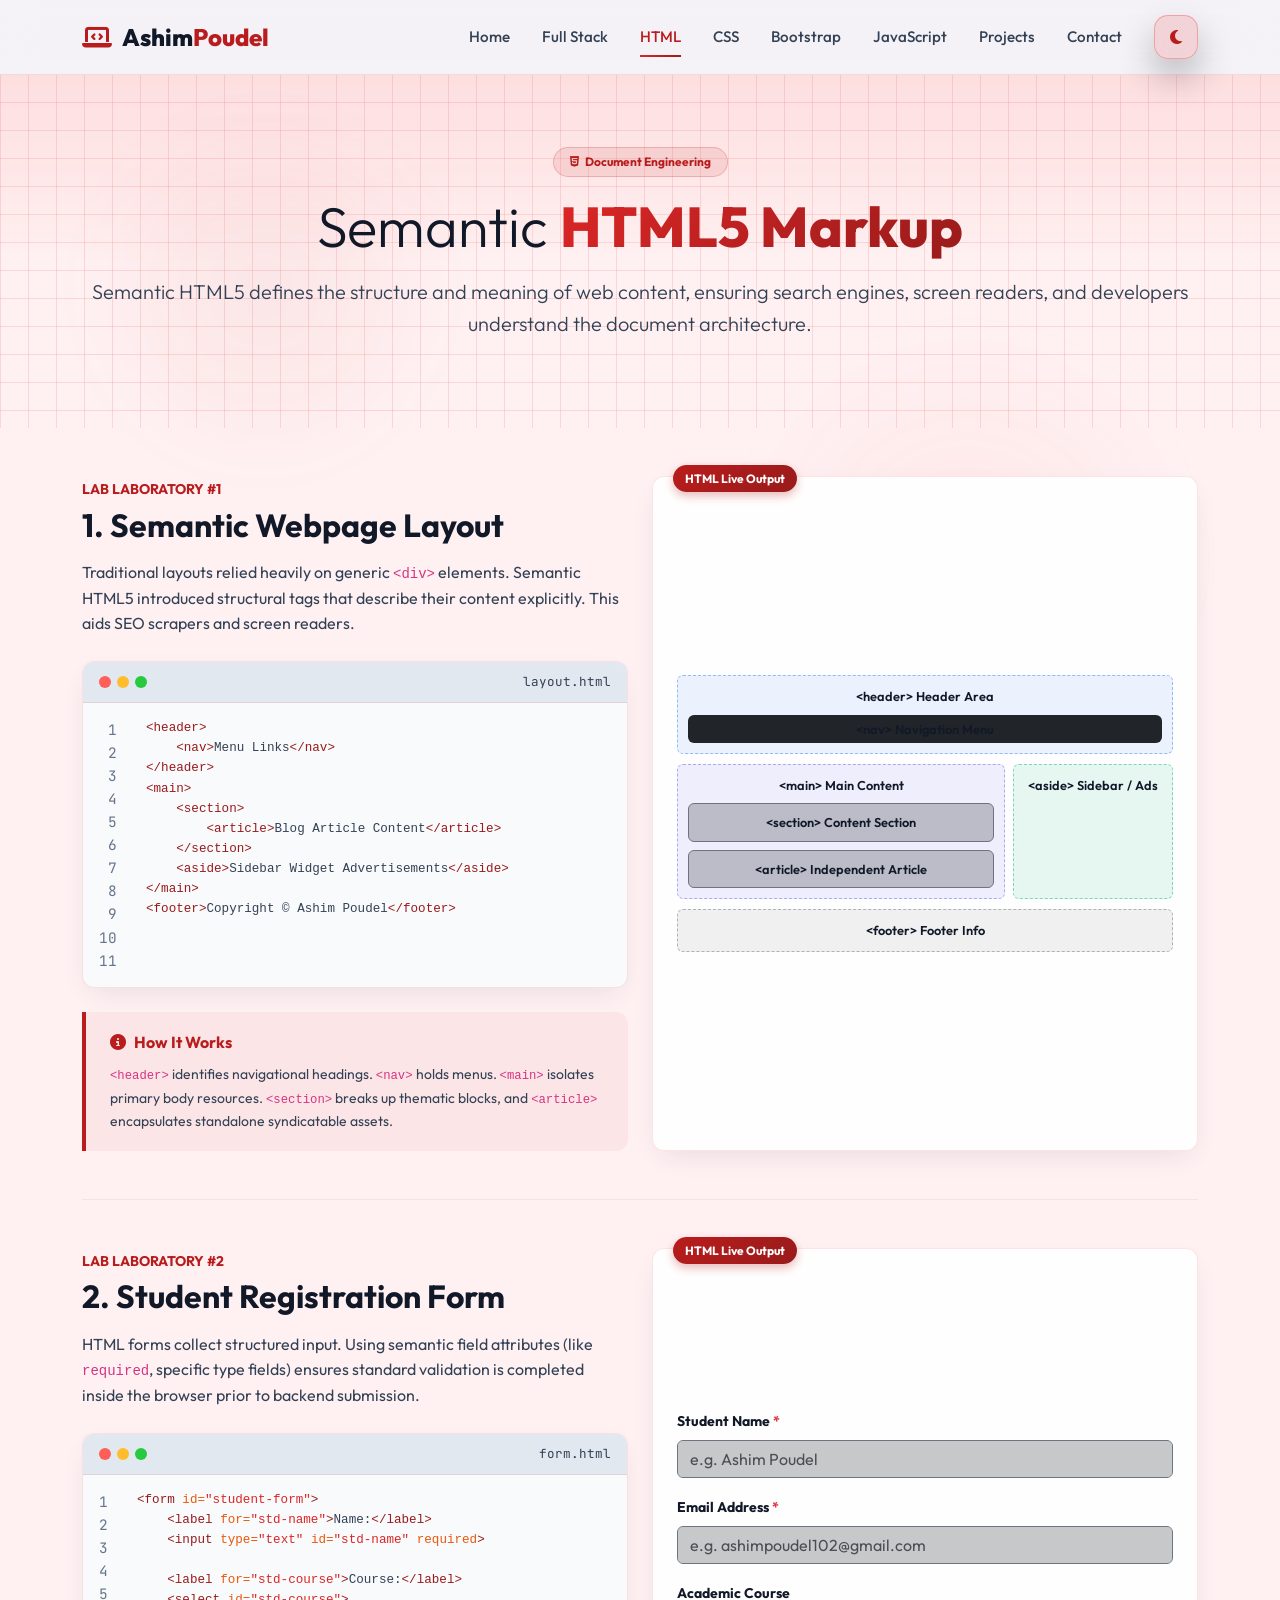
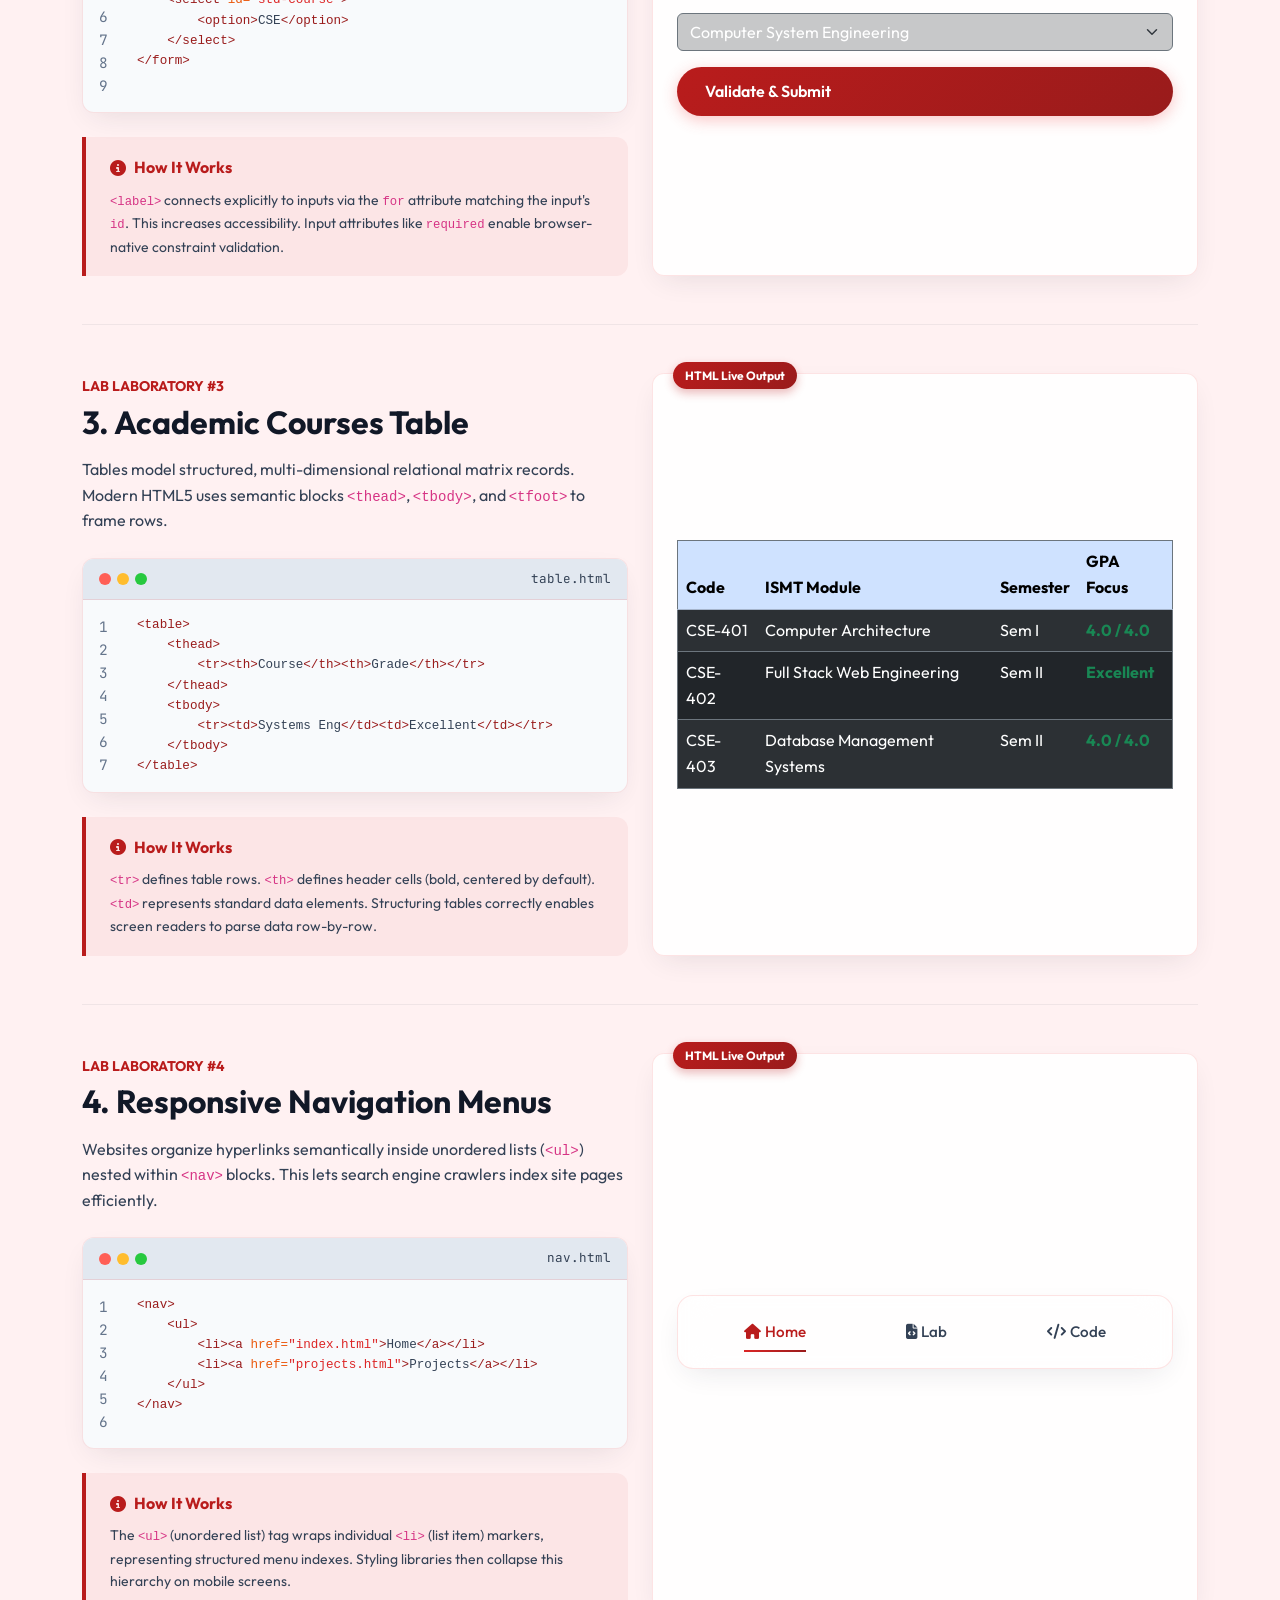
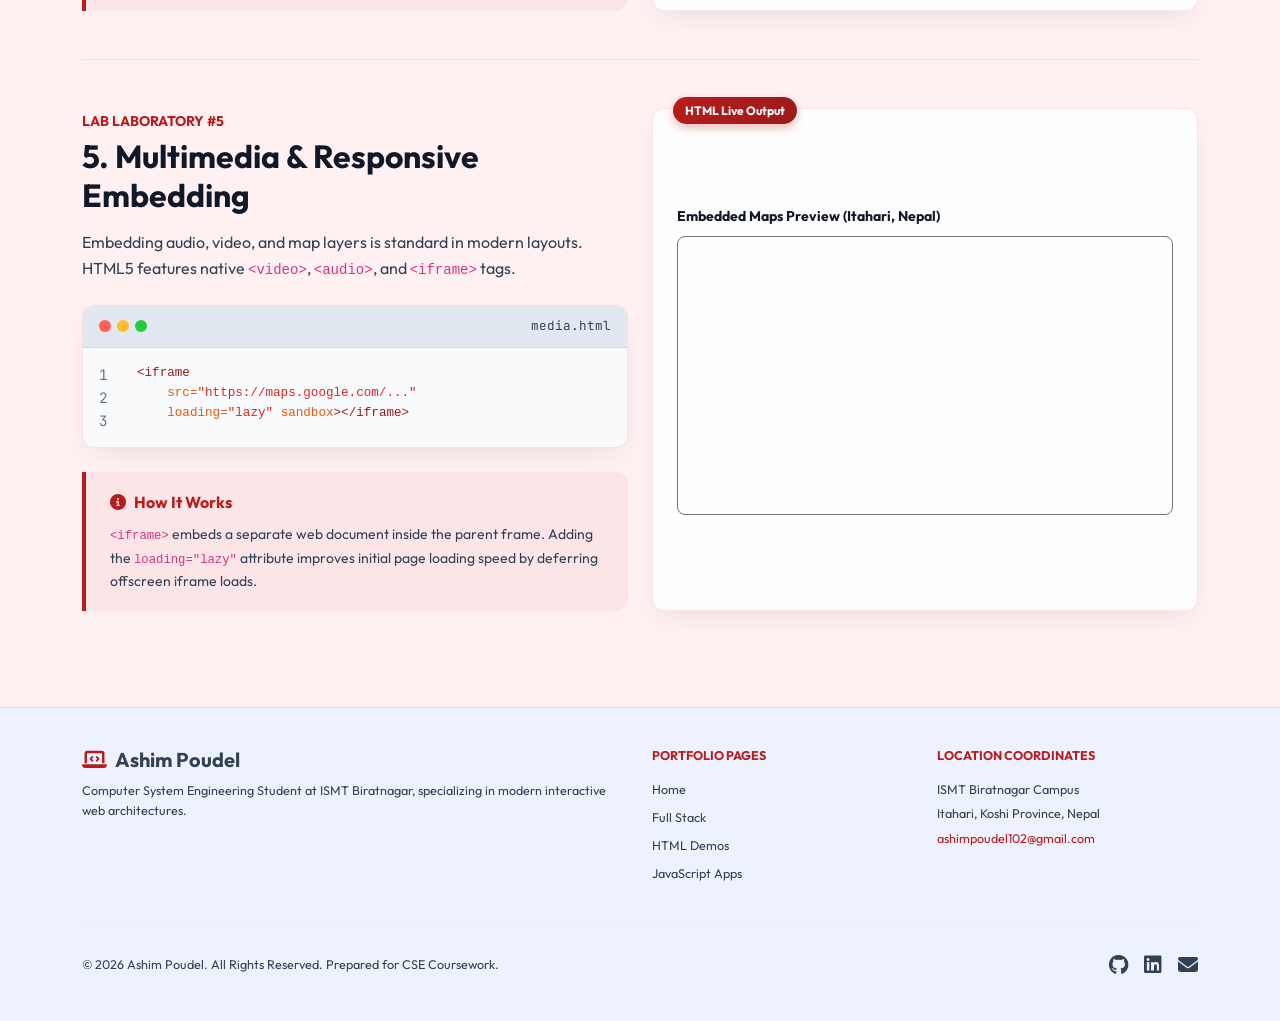
<file: html.html>
<!DOCTYPE html>
<html lang="en" data-theme="dark">
<head>
    <meta charset="UTF-8">
    <meta name="viewport" content="width=device-width, initial-scale=1.0">
    <title>Semantic HTML5 | Ashim Poudel ePortfolio</title>
    <meta name="description" content="Academic deep-dive into semantic HTML5 markup. Features 5 educational laboratory demonstrations with code viewers, live previews, and logic explanations.">
    <link href="https://fonts.googleapis.com/css2?family=Outfit:wght@300;400;500;600;700;800&family=JetBrains+Mono:wght@400;500;700&display=swap" rel="stylesheet">
    <link href="https://cdn.jsdelivr.net/npm/bootstrap@5.3.0/dist/css/bootstrap.min.css" rel="stylesheet">
    <link href="https://cdnjs.cloudflare.com/ajax/libs/font-awesome/6.4.0/css/all.min.css" rel="stylesheet">
    <link rel="stylesheet" href="style.css">
    <style>
        .layout-visualizer {
            display: flex;
            flex-direction: column;
            gap: 10px;
            font-size: 0.8rem;
            font-weight: 600;
        }
        .layout-part {
            padding: 10px;
            border-radius: 6px;
            text-align: center;
            border: 1px dashed rgba(var(--primary-rgb), 0.5);
            background: rgba(var(--primary-rgb), 0.05);
        }
    </style>
</head>
<body>
    <div class="bg-particles">
        <div class="bg-particle" style="width: 400px; height: 400px; top: 10%; left: 5%;"></div>
        <div class="bg-particle" style="width: 500px; height: 500px; bottom: 10%; right: 5%; background: radial-gradient(circle, rgba(239, 68, 68, 0.15) 0%, rgba(0,0,0,0) 70%);"></div>
    </div>

    <!-- Sticky Glassmorphic Navbar -->
    <nav class="navbar navbar-expand-lg navbar-premium sticky-top">
        <div class="container">
            <a class="navbar-brand-premium" href="index.html">
                <i class="fa-solid fa-laptop-code text-primary"></i>
                <span>Ashim<span class="text-primary">Poudel</span></span>
            </a>
            <button class="navbar-toggler border-0 text-white" type="button" data-bs-toggle="collapse" data-bs-target="#navbarNav" aria-controls="navbarNav" aria-expanded="false" aria-label="Toggle navigation">
                <i class="fas fa-bars fs-4"></i>
            </button>
            <div class="collapse navbar-collapse navbar-collapse-premium" id="navbarNav">
                <ul class="navbar-nav ms-auto align-items-lg-center">
                    <li class="nav-item"><a class="nav-link" href="index.html">Home</a></li>
                    <li class="nav-item"><a class="nav-link" href="fullstack.html">Full Stack</a></li>
                    <li class="nav-item"><a class="nav-link active" href="html.html">HTML</a></li>
                    <li class="nav-item"><a class="nav-link" href="css.html">CSS</a></li>
                    <li class="nav-item"><a class="nav-link" href="bootstrap.html">Bootstrap</a></li>
                    <li class="nav-item"><a class="nav-link" href="javascript.html">JavaScript</a></li>
                    <li class="nav-item"><a class="nav-link" href="projects.html">Projects</a></li>
                    <li class="nav-item"><a class="nav-link" href="contact.html">Contact</a></li>
                    <li class="nav-item ms-lg-3 mt-3 mt-lg-0">
                        <button class="theme-toggle-btn" id="theme-toggle" aria-label="Toggle dark/light theme">
                            <i class="fas fa-sun text-warning"></i>
                        </button>
                    </li>
                </ul>
            </div>
        </div>
    </nav>

    <!-- Header Banner -->
    <header class="py-5 bg-gradient-hero">
        <div class="container text-center py-4">
            <div class="badge bg-primary-subtle text-primary border border-primary-subtle px-3 py-2 rounded-pill mb-3">
                <i class="fab fa-html5 me-1"></i> Document Engineering
            </div>
            <h1 class="display-4 fw-extrabold text-main mb-3">Semantic <span class="gradient-text">HTML5 Markup</span></h1>
            <p class="lead text-muted max-w-2xl mx-auto">Semantic HTML5 defines the structure and meaning of web content, ensuring search engines, screen readers, and developers understand the document architecture.</p>
        </div>
    </header>

    <!-- Lab Section: 5 Demos -->
    <main class="py-5">
        <div class="container">

            <!-- ================= DEMO 1: SEMANTIC LAYOUT ================= -->
            <article class="mb-5 pb-5 border-bottom border-secondary border-opacity-10">
                <div class="row gy-4">
                    <div class="col-lg-6">
                        <span class="text-primary fw-bold text-uppercase small">Lab Laboratory #1</span>
                        <h2 class="h2 fw-bold text-main mt-1 mb-3">1. Semantic Webpage Layout</h2>
                        <p class="text-muted">
                            Traditional layouts relied heavily on generic <code>&lt;div&gt;</code> elements. Semantic HTML5 introduced structural tags that describe their content explicitly. This aids SEO scrapers and screen readers.
                        </p>
                        
                        <!-- VS Code Container -->
                        <div class="code-editor-container my-4">
                            <div class="code-editor-header">
                                <div class="code-editor-dots">
                                    <div class="code-editor-dot dot-red"></div>
                                    <div class="code-editor-dot dot-yellow"></div>
                                    <div class="code-editor-dot dot-green"></div>
                                </div>
                                <span class="text-muted small">layout.html</span>
                            </div>
                            <div class="code-editor-body">
                                <div class="code-line-numbers">
                                    1<br>2<br>3<br>4<br>5<br>6<br>7<br>8<br>9<br>10<br>11
                                </div>
                                <pre class="code-pre-element"><span class="tag">&lt;header&gt;</span>
    <span class="tag">&lt;nav&gt;</span>Menu Links<span class="tag">&lt;/nav&gt;</span>
<span class="tag">&lt;/header&gt;</span>
<span class="tag">&lt;main&gt;</span>
    <span class="tag">&lt;section&gt;</span>
        <span class="tag">&lt;article&gt;</span>Blog Article Content<span class="tag">&lt;/article&gt;</span>
    <span class="tag">&lt;/section&gt;</span>
    <span class="tag">&lt;aside&gt;</span>Sidebar Widget Advertisements<span class="tag">&lt;/aside&gt;</span>
<span class="tag">&lt;/main&gt;</span>
<span class="tag">&lt;footer&gt;</span>Copyright &copy; Ashim Poudel<span class="tag">&lt;/footer&gt;</span></pre>
                            </div>
                        </div>

                        <div class="edu-card">
                            <div class="edu-title"><i class="fas fa-info-circle"></i> How It Works</div>
                            <p class="text-muted mb-0 small">
                                <code>&lt;header&gt;</code> identifies navigational headings. <code>&lt;nav&gt;</code> holds menus. <code>&lt;main&gt;</code> isolates primary body resources. <code>&lt;section&gt;</code> breaks up thematic blocks, and <code>&lt;article&gt;</code> encapsulates standalone syndicatable assets.
                            </p>
                        </div>
                    </div>
                    
                    <!-- Live Output -->
                    <div class="col-lg-6">
                        <div class="preview-container h-100 d-flex flex-column justify-content-center">
                            <div class="preview-badge">HTML Live Output</div>
                            <div class="layout-visualizer my-4">
                                <div class="layout-part" style="background: rgba(59,130,246,0.1); border-color: rgba(59,130,246,0.5);">
                                    &lt;header&gt; Header Area
                                    <div class="p-1 mt-2 rounded bg-dark bg-opacity-20">&lt;nav&gt; Navigation Menu</div>
                                </div>
                                <div class="row g-2">
                                    <div class="col-8">
                                        <div class="layout-part h-100" style="background: rgba(99,102,241,0.1); border-color: rgba(99,102,241,0.5);">
                                            &lt;main&gt; Main Content
                                            <div class="p-2 mt-2 rounded bg-dark bg-opacity-25 border border-secondary border-opacity-20">&lt;section&gt; Content Section</div>
                                            <div class="p-2 mt-2 rounded bg-dark bg-opacity-25 border border-secondary border-opacity-20">&lt;article&gt; Independent Article</div>
                                        </div>
                                    </div>
                                    <div class="col-4">
                                        <div class="layout-part h-100" style="background: rgba(16,185,129,0.1); border-color: rgba(16,185,129,0.5);">
                                            &lt;aside&gt; Sidebar / Ads
                                        </div>
                                    </div>
                                </div>
                                <div class="layout-part" style="background: rgba(108,117,125,0.1); border-color: rgba(108,117,125,0.5);">
                                    &lt;footer&gt; Footer Info
                                </div>
                            </div>
                        </div>
                    </div>
                </div>
            </article>

            <!-- ================= DEMO 2: STUDENT FORM ================= -->
            <article class="mb-5 pb-5 border-bottom border-secondary border-opacity-10">
                <div class="row gy-4">
                    <div class="col-lg-6">
                        <span class="text-primary fw-bold text-uppercase small">Lab Laboratory #2</span>
                        <h2 class="h2 fw-bold text-main mt-1 mb-3">2. Student Registration Form</h2>
                        <p class="text-muted">
                            HTML forms collect structured input. Using semantic field attributes (like <code>required</code>, specific type fields) ensures standard validation is completed inside the browser prior to backend submission.
                        </p>
                        
                        <!-- VS Code Container -->
                        <div class="code-editor-container my-4">
                            <div class="code-editor-header">
                                <div class="code-editor-dots">
                                    <div class="code-editor-dot dot-red"></div>
                                    <div class="code-editor-dot dot-yellow"></div>
                                    <div class="code-editor-dot dot-green"></div>
                                </div>
                                <span class="text-muted small">form.html</span>
                            </div>
                            <div class="code-editor-body">
                                <div class="code-line-numbers">
                                    1<br>2<br>3<br>4<br>5<br>6<br>7<br>8<br>9
                                </div>
                                <pre class="code-pre-element"><span class="tag">&lt;form</span> <span class="attr">id=</span><span class="str">"student-form"</span><span class="tag">&gt;</span>
    <span class="tag">&lt;label</span> <span class="attr">for=</span><span class="str">"std-name"</span><span class="tag">&gt;</span>Name:<span class="tag">&lt;/label&gt;</span>
    <span class="tag">&lt;input</span> <span class="attr">type=</span><span class="str">"text"</span> <span class="attr">id=</span><span class="str">"std-name"</span> <span class="attr">required</span><span class="tag">&gt;</span>
    
    <span class="tag">&lt;label</span> <span class="attr">for=</span><span class="str">"std-course"</span><span class="tag">&gt;</span>Course:<span class="tag">&lt;/label&gt;</span>
    <span class="tag">&lt;select</span> <span class="attr">id=</span><span class="str">"std-course"</span><span class="tag">&gt;</span>
        <span class="tag">&lt;option&gt;</span>CSE<span class="tag">&lt;/option&gt;</span>
    <span class="tag">&lt;/select&gt;</span>
<span class="tag">&lt;/form&gt;</span></pre>
                            </div>
                        </div>

                        <div class="edu-card">
                            <div class="edu-title"><i class="fas fa-info-circle"></i> How It Works</div>
                            <p class="text-muted mb-0 small">
                                <code>&lt;label&gt;</code> connects explicitly to inputs via the <code>for</code> attribute matching the input's <code>id</code>. This increases accessibility. Input attributes like <code>required</code> enable browser-native constraint validation.
                            </p>
                        </div>
                    </div>
                    
                    <!-- Live Output -->
                    <div class="col-lg-6">
                        <div class="preview-container h-100 d-flex flex-column justify-content-center">
                            <div class="preview-badge">HTML Live Output</div>
                            <form class="my-4" onsubmit="alert('HTML5 Form valid! Ready for JS hooks.'); return false;">
                                <div class="mb-3">
                                    <label for="std-name-demo" class="form-label small text-main fw-bold">Student Name <span class="text-danger">*</span></label>
                                    <input type="text" class="form-control bg-dark bg-opacity-25 border-secondary border-opacity-30 text-white" id="std-name-demo" placeholder="e.g. Ashim Poudel" required>
                                </div>
                                <div class="mb-3">
                                    <label for="std-email-demo" class="form-label small text-main fw-bold">Email Address <span class="text-danger">*</span></label>
                                    <input type="email" class="form-control bg-dark bg-opacity-25 border-secondary border-opacity-30 text-white" id="std-email-demo" placeholder="e.g. ashimpoudel102@gmail.com" required>
                                </div>
                                <div class="mb-3">
                                    <label for="std-course-demo" class="form-label small text-main fw-bold">Academic Course</label>
                                    <select class="form-select bg-dark bg-opacity-25 border-secondary border-opacity-30 text-white" id="std-course-demo" style="background-color: var(--code-bg);">
                                        <option value="cse">Computer System Engineering</option>
                                        <option value="cs">Computer Science</option>
                                        <option value="it">Information Technology</option>
                                    </select>
                                </div>
                                <button type="submit" class="btn-premium btn-sm w-100">Validate & Submit</button>
                            </form>
                        </div>
                    </div>
                </div>
            </article>

            <!-- ================= DEMO 3: ACADEMIC TABLES ================= -->
            <article class="mb-5 pb-5 border-bottom border-secondary border-opacity-10">
                <div class="row gy-4">
                    <div class="col-lg-6">
                        <span class="text-primary fw-bold text-uppercase small">Lab Laboratory #3</span>
                        <h2 class="h2 fw-bold text-main mt-1 mb-3">3. Academic Courses Table</h2>
                        <p class="text-muted">
                            Tables model structured, multi-dimensional relational matrix records. Modern HTML5 uses semantic blocks <code>&lt;thead&gt;</code>, <code>&lt;tbody&gt;</code>, and <code>&lt;tfoot&gt;</code> to frame rows.
                        </p>
                        
                        <!-- VS Code Container -->
                        <div class="code-editor-container my-4">
                            <div class="code-editor-header">
                                <div class="code-editor-dots">
                                    <div class="code-editor-dot dot-red"></div>
                                    <div class="code-editor-dot dot-yellow"></div>
                                    <div class="code-editor-dot dot-green"></div>
                                </div>
                                <span class="text-muted small">table.html</span>
                            </div>
                            <div class="code-editor-body">
                                <div class="code-line-numbers">
                                    1<br>2<br>3<br>4<br>5<br>6<br>7
                                </div>
                                <pre class="code-pre-element"><span class="tag">&lt;table&gt;</span>
    <span class="tag">&lt;thead&gt;</span>
        <span class="tag">&lt;tr&gt;&lt;th&gt;</span>Course<span class="tag">&lt;/th&gt;&lt;th&gt;</span>Grade<span class="tag">&lt;/th&gt;&lt;/tr&gt;</span>
    <span class="tag">&lt;/thead&gt;</span>
    <span class="tag">&lt;tbody&gt;</span>
        <span class="tag">&lt;tr&gt;&lt;td&gt;</span>Systems Eng<span class="tag">&lt;/td&gt;&lt;td&gt;</span>Excellent<span class="tag">&lt;/td&gt;&lt;/tr&gt;</span>
    <span class="tag">&lt;/tbody&gt;</span>
<span class="tag">&lt;/table&gt;</span></pre>
                            </div>
                        </div>

                        <div class="edu-card">
                            <div class="edu-title"><i class="fas fa-info-circle"></i> How It Works</div>
                            <p class="text-muted mb-0 small">
                                <code>&lt;tr&gt;</code> defines table rows. <code>&lt;th&gt;</code> defines header cells (bold, centered by default). <code>&lt;td&gt;</code> represents standard data elements. Structuring tables correctly enables screen readers to parse data row-by-row.
                            </p>
                        </div>
                    </div>
                    
                    <!-- Live Output -->
                    <div class="col-lg-6">
                        <div class="preview-container h-100 d-flex flex-column justify-content-center">
                            <div class="preview-badge">HTML Live Output</div>
                            <div class="table-responsive my-4">
                                <table class="table table-hover table-dark table-striped border border-secondary border-opacity-15 mb-0">
                                    <thead>
                                        <tr class="table-primary">
                                            <th>Code</th>
                                            <th>ISMT Module</th>
                                            <th>Semester</th>
                                            <th>GPA Focus</th>
                                        </tr>
                                    </thead>
                                    <tbody>
                                        <tr>
                                            <td>CSE-401</td>
                                            <td>Computer Architecture</td>
                                            <td>Sem I</td>
                                            <td class="text-success fw-bold">4.0 / 4.0</td>
                                        </tr>
                                        <tr>
                                            <td>CSE-402</td>
                                            <td>Full Stack Web Engineering</td>
                                            <td>Sem II</td>
                                            <td class="text-success fw-bold">Excellent</td>
                                        </tr>
                                        <tr>
                                            <td>CSE-403</td>
                                            <td>Database Management Systems</td>
                                            <td>Sem II</td>
                                            <td class="text-success fw-bold">4.0 / 4.0</td>
                                        </tr>
                                    </tbody>
                                </table>
                            </div>
                        </div>
                    </div>
                </div>
            </article>

            <!-- ================= DEMO 4: NAVIGATION MENUS ================= -->
            <article class="mb-5 pb-5 border-bottom border-secondary border-opacity-10">
                <div class="row gy-4">
                    <div class="col-lg-6">
                        <span class="text-primary fw-bold text-uppercase small">Lab Laboratory #4</span>
                        <h2 class="h2 fw-bold text-main mt-1 mb-3">4. Responsive Navigation Menus</h2>
                        <p class="text-muted">
                            Websites organize hyperlinks semantically inside unordered lists (<code>&lt;ul&gt;</code>) nested within <code>&lt;nav&gt;</code> blocks. This lets search engine crawlers index site pages efficiently.
                        </p>
                        
                        <!-- VS Code Container -->
                        <div class="code-editor-container my-4">
                            <div class="code-editor-header">
                                <div class="code-editor-dots">
                                    <div class="code-editor-dot dot-red"></div>
                                    <div class="code-editor-dot dot-yellow"></div>
                                    <div class="code-editor-dot dot-green"></div>
                                </div>
                                <span class="text-muted small">nav.html</span>
                            </div>
                            <div class="code-editor-body">
                                <div class="code-line-numbers">
                                    1<br>2<br>3<br>4<br>5<br>6
                                </div>
                                <pre class="code-pre-element"><span class="tag">&lt;nav&gt;</span>
    <span class="tag">&lt;ul&gt;</span>
        <span class="tag">&lt;li&gt;&lt;a</span> <span class="attr">href=</span><span class="str">"index.html"</span><span class="tag">&gt;</span>Home<span class="tag">&lt;/a&gt;&lt;/li&gt;</span>
        <span class="tag">&lt;li&gt;&lt;a</span> <span class="attr">href=</span><span class="str">"projects.html"</span><span class="tag">&gt;</span>Projects<span class="tag">&lt;/a&gt;&lt;/li&gt;</span>
    <span class="tag">&lt;/ul&gt;</span>
<span class="tag">&lt;/nav&gt;</span></pre>
                            </div>
                        </div>

                        <div class="edu-card">
                            <div class="edu-title"><i class="fas fa-info-circle"></i> How It Works</div>
                            <p class="text-muted mb-0 small">
                                The <code>&lt;ul&gt;</code> (unordered list) tag wraps individual <code>&lt;li&gt;</code> (list item) markers, representing structured menu indexes. Styling libraries then collapse this hierarchy on mobile screens.
                            </p>
                        </div>
                    </div>
                    
                    <!-- Live Output -->
                    <div class="col-lg-6">
                        <div class="preview-container h-100 d-flex flex-column justify-content-center">
                            <div class="preview-badge">HTML Live Output</div>
                            <div class="p-3 glass-card my-4" style="background: rgba(255,255,255,0.02);">
                                <nav class="navbar navbar-expand bg-transparent p-0">
                                    <ul class="navbar-nav w-100 d-flex justify-content-around">
                                        <li class="nav-item">
                                            <a class="nav-link px-2 py-1 active" href="#" onclick="alert('Menu link: Home clicked'); return false;"><i class="fas fa-home me-1"></i>Home</a>
                                        </li>
                                        <li class="nav-item">
                                            <a class="nav-link px-2 py-1" href="#" onclick="alert('Menu link: Lab click'); return false;"><i class="fas fa-file-code me-1"></i>Lab</a>
                                        </li>
                                        <li class="nav-item">
                                            <a class="nav-link px-2 py-1" href="#" onclick="alert('Menu link: Source click'); return false;"><i class="fas fa-code me-1"></i>Code</a>
                                        </li>
                                    </ul>
                                </nav>
                            </div>
                        </div>
                    </div>
                </div>
            </article>

            <!-- ================= DEMO 5: MEDIA EMBEDDING ================= -->
            <article class="mb-5">
                <div class="row gy-4">
                    <div class="col-lg-6">
                        <span class="text-primary fw-bold text-uppercase small">Lab Laboratory #5</span>
                        <h2 class="h2 fw-bold text-main mt-1 mb-3">5. Multimedia & Responsive Embedding</h2>
                        <p class="text-muted">
                            Embedding audio, video, and map layers is standard in modern layouts. HTML5 features native <code>&lt;video&gt;</code>, <code>&lt;audio&gt;</code>, and <code>&lt;iframe&gt;</code> tags.
                        </p>
                        
                        <!-- VS Code Container -->
                        <div class="code-editor-container my-4">
                            <div class="code-editor-header">
                                <div class="code-editor-dots">
                                    <div class="code-editor-dot dot-red"></div>
                                    <div class="code-editor-dot dot-yellow"></div>
                                    <div class="code-editor-dot dot-green"></div>
                                </div>
                                <span class="text-muted small">media.html</span>
                            </div>
                            <div class="code-editor-body">
                                <div class="code-line-numbers">
                                    1<br>2<br>3
                                </div>
                                <pre class="code-pre-element"><span class="tag">&lt;iframe</span> 
    <span class="attr">src=</span><span class="str">"https://maps.google.com/..."</span> 
    <span class="attr">loading=</span><span class="str">"lazy"</span> <span class="attr">sandbox</span><span class="tag">&gt;&lt;/iframe&gt;</span></pre>
                            </div>
                        </div>

                        <div class="edu-card">
                            <div class="edu-title"><i class="fas fa-info-circle"></i> How It Works</div>
                            <p class="text-muted mb-0 small">
                                <code>&lt;iframe&gt;</code> embeds a separate web document inside the parent frame. Adding the <code>loading="lazy"</code> attribute improves initial page loading speed by deferring offscreen iframe loads.
                            </p>
                        </div>
                    </div>
                    
                    <!-- Live Output -->
                    <div class="col-lg-6">
                        <div class="preview-container h-100 d-flex flex-column justify-content-center">
                            <div class="preview-badge">HTML Live Output</div>
                            <div class="my-4">
                                <label class="small text-main fw-bold mb-2">Embedded Maps Preview (Itahari, Nepal)</label>
                                <div class="ratio ratio-16x9 border border-secondary border-opacity-15 rounded-3 overflow-hidden">
                                    <!-- Embedded OpenStreetMap location using standard secure frame -->
                                    <iframe src="https://www.openstreetmap.org/export/embed.html?bbox=87.25%2C26.65%2C87.31%2C26.69&amp;layer=mapnik&amp;marker=26.671%2C87.279" loading="lazy" style="border: none;"></iframe>
                                </div>
                            </div>
                        </div>
                    </div>
                </div>
            </article>

        </div>
    </main>

    <!-- Footer -->
    <footer class="footer-premium">
        <div class="container text-center text-md-start">
            <div class="row gy-4">
                <div class="col-md-6">
                    <h5 class="text-main fw-bold"><i class="fa-solid fa-laptop-code text-primary me-2"></i>Ashim Poudel</h5>
                    <p class="small text-muted mt-2">Computer System Engineering Student at ISMT Biratnagar, specializing in modern interactive web architectures.</p>
                </div>
                <div class="col-md-3">
                    <h6 class="text-uppercase fw-bold text-primary small mb-3">Portfolio Pages</h6>
                    <ul class="list-unstyled d-flex flex-column gap-2 small">
                        <li><a href="index.html" class="text-muted text-decoration-none">Home</a></li>
                        <li><a href="fullstack.html" class="text-muted text-decoration-none">Full Stack</a></li>
                        <li><a href="html.html" class="text-muted text-decoration-none">HTML Demos</a></li>
                        <li><a href="javascript.html" class="text-muted text-decoration-none">JavaScript Apps</a></li>
                    </ul>
                </div>
                <div class="col-md-3">
                    <h6 class="text-uppercase fw-bold text-primary small mb-3">Location Coordinates</h6>
                    <p class="small text-muted mb-1">ISMT Biratnagar Campus</p>
                    <p class="small text-muted mb-1">Itahari, Koshi Province, Nepal</p>
                    <a href="mailto:ashimpoudel102@gmail.com" class="text-primary small text-decoration-none">ashimpoudel102@gmail.com</a>
                </div>
            </div>
            <hr class="my-4 border-secondary border-opacity-10">
            <div class="d-flex flex-column flex-md-row justify-content-between align-items-center gap-3">
                <span class="small text-muted">&copy; 2026 Ashim Poudel. All Rights Reserved. Prepared for CSE Coursework.</span>
                <div class="d-flex gap-3">
                    <a href="https://github.com/ashimpoudel" target="_blank" class="text-muted fs-5"><i class="fab fa-github"></i></a>
                    <a href="https://linkedin.com/in/ashimpoudel" target="_blank" class="text-muted fs-5"><i class="fab fa-linkedin"></i></a>
                    <a href="mailto:ashimpoudel102@gmail.com" class="text-muted fs-5"><i class="fa-solid fa-envelope"></i></a>
                </div>
            </div>
        </div>
    </footer>

    <!-- Floating Scroll to Top -->
    <button class="scroll-top-btn" id="scroll-to-top" aria-label="Scroll back to top">
        <i class="fas fa-chevron-up"></i>
    </button>

    <script src="https://cdn.jsdelivr.net/npm/bootstrap@5.3.0/dist/js/bootstrap.bundle.min.js"></script>
    <script src="script.js"></script>
</body>
</html>
</file>
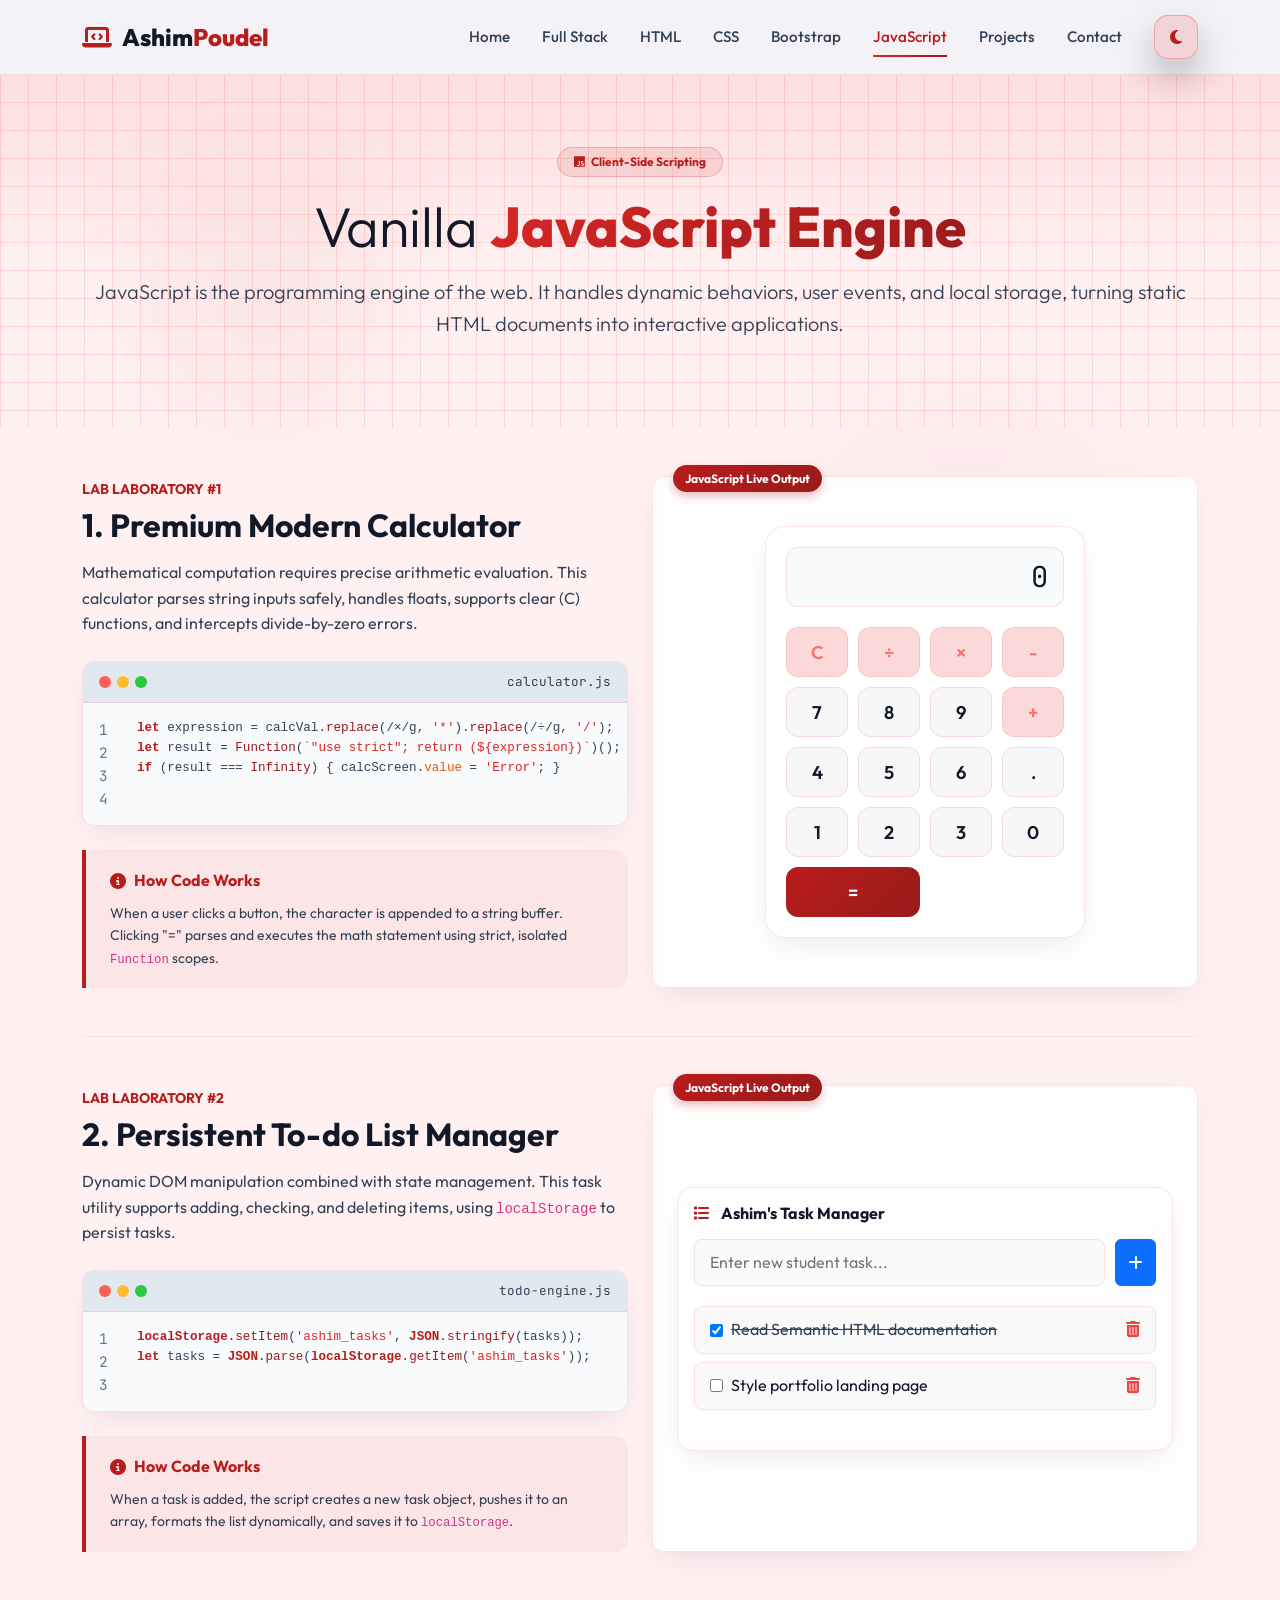
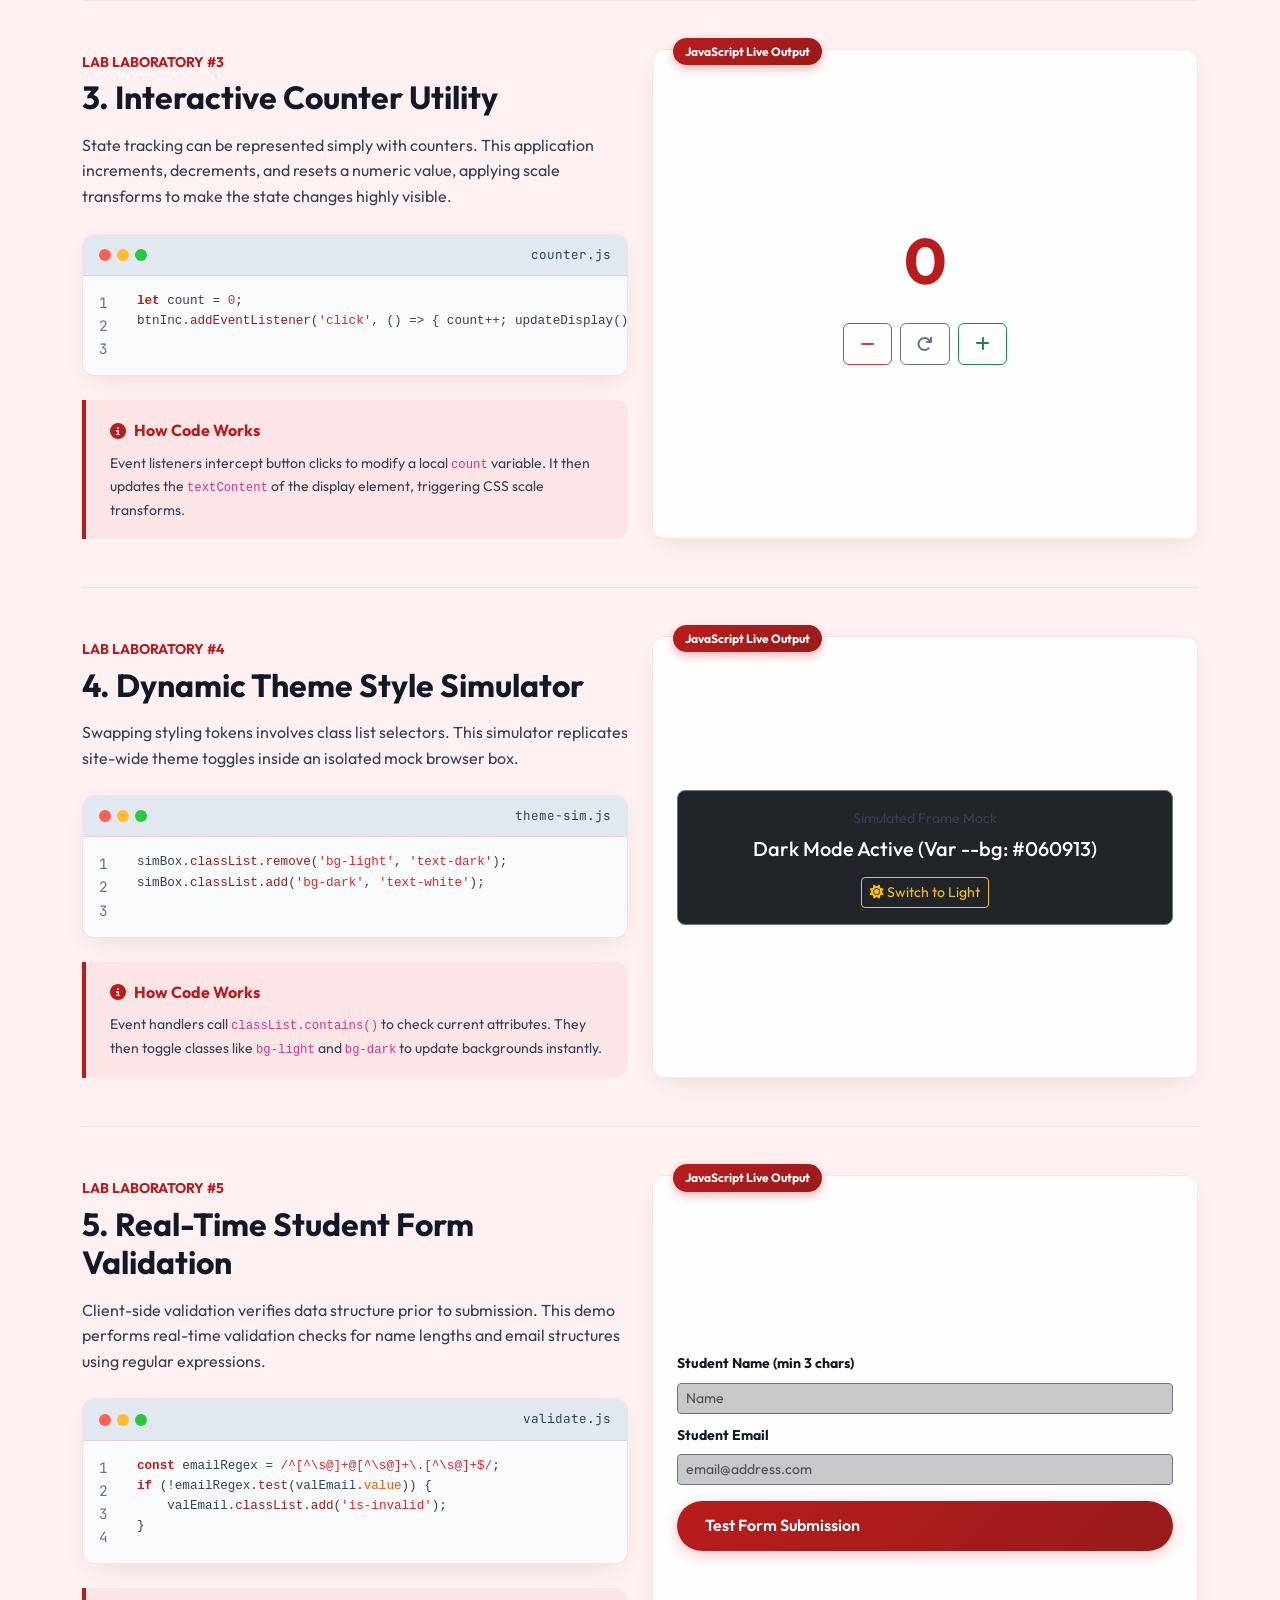
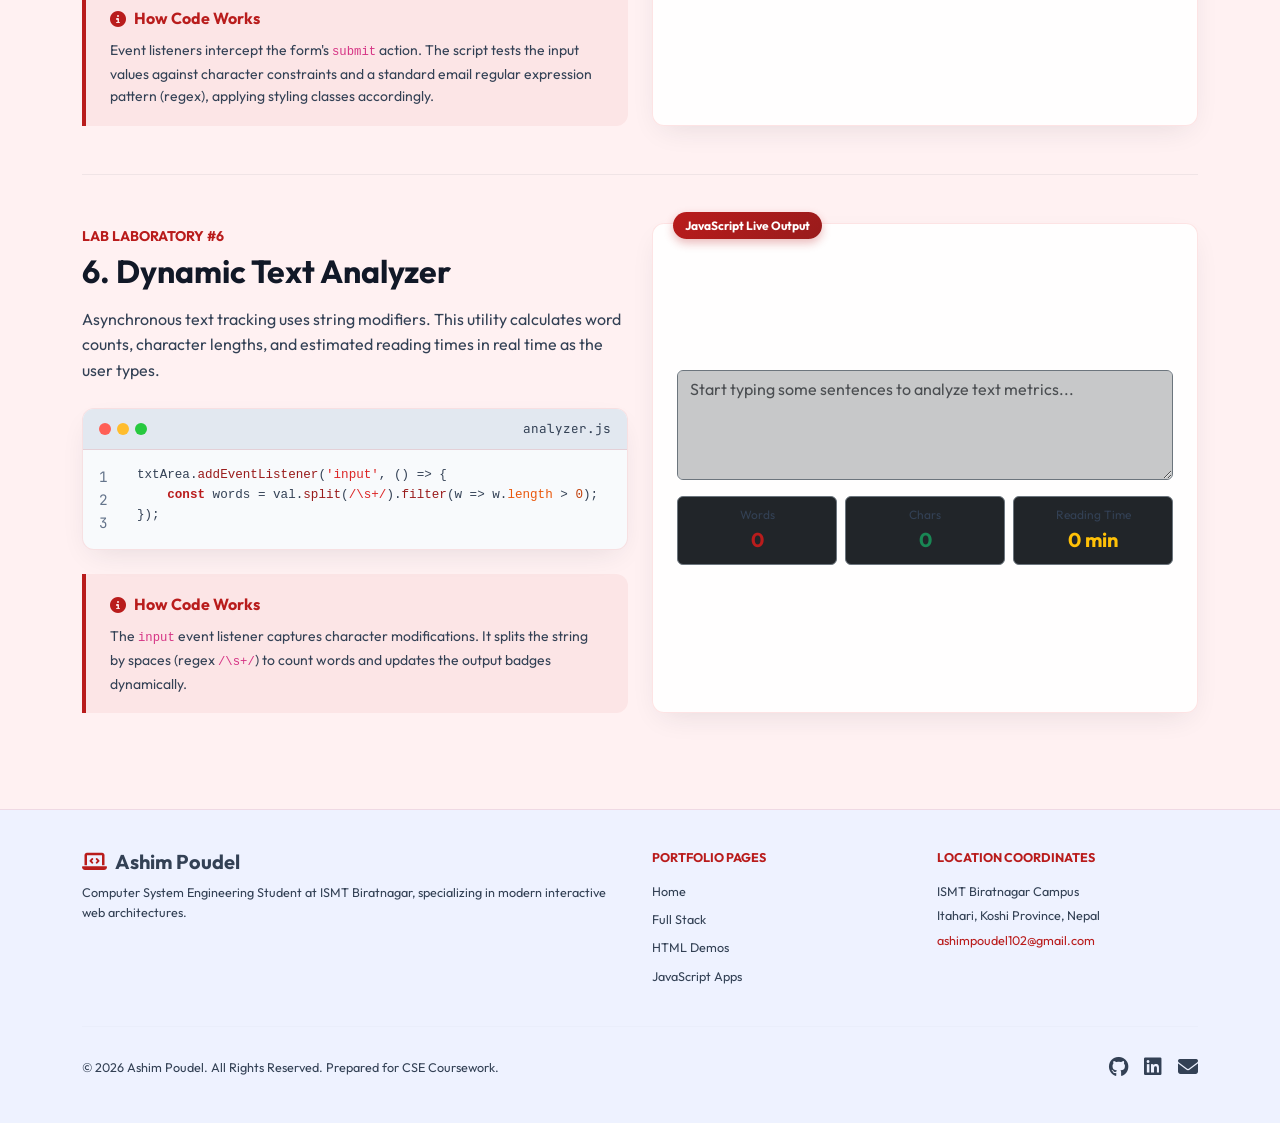
<file: javascript.html>
<!DOCTYPE html>
<html lang="en" data-theme="dark">
<head>
    <meta charset="UTF-8">
    <meta name="viewport" content="width=device-width, initial-scale=1.0">
    <title>Vanilla JavaScript | Ashim Poudel ePortfolio</title>
    <meta name="description" content="Academic laboratory exploring Vanilla JavaScript algorithms, DOM selectors, event models, and data state validation. Features 6 fully operational mini-applications.">
    <link href="https://fonts.googleapis.com/css2?family=Outfit:wght@300;400;500;600;700;800&family=JetBrains+Mono:wght@400;500;700&display=swap" rel="stylesheet">
    <link href="https://cdn.jsdelivr.net/npm/bootstrap@5.3.0/dist/css/bootstrap.min.css" rel="stylesheet">
    <link href="https://cdnjs.cloudflare.com/ajax/libs/font-awesome/6.4.0/css/all.min.css" rel="stylesheet">
    <link rel="stylesheet" href="style.css">
</head>
<body>
    <div class="bg-particles">
        <div class="bg-particle" style="width: 400px; height: 400px; top: 10%; left: 5%;"></div>
        <div class="bg-particle" style="width: 500px; height: 500px; bottom: 10%; right: 5%; background: radial-gradient(circle, rgba(239, 68, 68, 0.15) 0%, rgba(0,0,0,0) 70%);"></div>
    </div>

    <!-- Sticky Glassmorphic Navbar -->
    <nav class="navbar navbar-expand-lg navbar-premium sticky-top">
        <div class="container">
            <a class="navbar-brand-premium" href="index.html">
                <i class="fa-solid fa-laptop-code text-primary"></i>
                <span>Ashim<span class="text-primary">Poudel</span></span>
            </a>
            <button class="navbar-toggler border-0 text-white" type="button" data-bs-toggle="collapse" data-bs-target="#navbarNav" aria-controls="navbarNav" aria-expanded="false" aria-label="Toggle navigation">
                <i class="fas fa-bars fs-4"></i>
            </button>
            <div class="collapse navbar-collapse navbar-collapse-premium" id="navbarNav">
                <ul class="navbar-nav ms-auto align-items-lg-center">
                    <li class="nav-item"><a class="nav-link" href="index.html">Home</a></li>
                    <li class="nav-item"><a class="nav-link" href="fullstack.html">Full Stack</a></li>
                    <li class="nav-item"><a class="nav-link" href="html.html">HTML</a></li>
                    <li class="nav-item"><a class="nav-link" href="css.html">CSS</a></li>
                    <li class="nav-item"><a class="nav-link" href="bootstrap.html">Bootstrap</a></li>
                    <li class="nav-item"><a class="nav-link active" href="javascript.html">JavaScript</a></li>
                    <li class="nav-item"><a class="nav-link" href="projects.html">Projects</a></li>
                    <li class="nav-item"><a class="nav-link" href="contact.html">Contact</a></li>
                    <li class="nav-item ms-lg-3 mt-3 mt-lg-0">
                        <button class="theme-toggle-btn" id="theme-toggle" aria-label="Toggle dark/light theme">
                            <i class="fas fa-sun text-warning"></i>
                        </button>
                    </li>
                </ul>
            </div>
        </div>
    </nav>

    <!-- Banner Header -->
    <header class="py-5 bg-gradient-hero">
        <div class="container text-center py-4">
            <div class="badge bg-primary-subtle text-primary border border-primary-subtle px-3 py-2 rounded-pill mb-3">
                <i class="fab fa-js me-1"></i> Client-Side Scripting
            </div>
            <h1 class="display-4 fw-extrabold text-main mb-3">Vanilla <span class="gradient-text">JavaScript Engine</span></h1>
            <p class="lead text-muted max-w-2xl mx-auto">JavaScript is the programming engine of the web. It handles dynamic behaviors, user events, and local storage, turning static HTML documents into interactive applications.</p>
        </div>
    </header>

    <!-- Lab Modules -->
    <main class="py-5">
        <div class="container">

            <!-- ================= DEMO 1: CALCULATOR ================= -->
            <article class="mb-5 pb-5 border-bottom border-secondary border-opacity-10">
                <div class="row gy-4">
                    <div class="col-lg-6">
                        <span class="text-primary fw-bold text-uppercase small">Lab Laboratory #1</span>
                        <h2 class="h2 fw-bold text-main mt-1 mb-3">1. Premium Modern Calculator</h2>
                        <p class="text-muted">
                            Mathematical computation requires precise arithmetic evaluation. This calculator parses string inputs safely, handles floats, supports clear (C) functions, and intercepts divide-by-zero errors.
                        </p>
                        
                        <!-- VS Code Container -->
                        <div class="code-editor-container my-4">
                            <div class="code-editor-header">
                                <div class="code-editor-dots">
                                    <div class="code-editor-dot dot-red"></div>
                                    <div class="code-editor-dot dot-yellow"></div>
                                    <div class="code-editor-dot dot-green"></div>
                                </div>
                                <span class="text-muted small">calculator.js</span>
                            </div>
                            <div class="code-editor-body">
                                <div class="code-line-numbers">
                                    1<br>2<br>3<br>4
                                </div>
                                <pre class="code-pre-element"><span class="kw">let</span> expression = calcVal.<span class="tag">replace</span>(/×/g, <span class="str">'*'</span>).<span class="tag">replace</span>(/÷/g, <span class="str">'/'</span>);
<span class="kw">let</span> result = <span class="tag">Function</span>(<span class="str">`"use strict"; return (${expression})`</span>)();
<span class="kw">if</span> (result === <span class="tag">Infinity</span>) { calcScreen.<span class="attr">value</span> = <span class="str">'Error'</span>; }</pre>
                            </div>
                        </div>

                        <div class="edu-card">
                            <div class="edu-title"><i class="fas fa-info-circle"></i> How Code Works</div>
                            <p class="text-muted mb-0 small">
                                When a user clicks a button, the character is appended to a string buffer. Clicking "=" parses and executes the math statement using strict, isolated <code>Function</code> scopes.
                            </p>
                        </div>
                    </div>
                    
                    <!-- Live Output -->
                    <div class="col-lg-6">
                        <div class="preview-container h-100 d-flex flex-column justify-content-center">
                            <div class="preview-badge">JavaScript Live Output</div>
                            <div class="my-4">
                                <div class="calc-container">
                                    <input type="text" class="calc-display" id="calc-display-screen" value="0" readonly>
                                    <div class="calc-grid">
                                        <button class="calc-btn btn-op">C</button>
                                        <button class="calc-btn btn-op">÷</button>
                                        <button class="calc-btn btn-op">×</button>
                                        <button class="calc-btn btn-op">-</button>
                                        
                                        <button class="calc-btn">7</button>
                                        <button class="calc-btn">8</button>
                                        <button class="calc-btn">9</button>
                                        <button class="calc-btn btn-op">+</button>
                                        
                                        <button class="calc-btn">4</button>
                                        <button class="calc-btn">5</button>
                                        <button class="calc-btn">6</button>
                                        <button class="calc-btn">.</button>
                                        
                                        <button class="calc-btn">1</button>
                                        <button class="calc-btn">2</button>
                                        <button class="calc-btn">3</button>
                                        <button class="calc-btn">0</button>
                                        
                                        <button class="calc-btn btn-eq">=</button>
                                    </div>
                                </div>
                            </div>
                        </div>
                    </div>
                </div>
            </article>

            <!-- ================= DEMO 2: TODO LIST ================= -->
            <article class="mb-5 pb-5 border-bottom border-secondary border-opacity-10">
                <div class="row gy-4">
                    <div class="col-lg-6">
                        <span class="text-primary fw-bold text-uppercase small">Lab Laboratory #2</span>
                        <h2 class="h2 fw-bold text-main mt-1 mb-3">2. Persistent To-do List Manager</h2>
                        <p class="text-muted">
                            Dynamic DOM manipulation combined with state management. This task utility supports adding, checking, and deleting items, using <code>localStorage</code> to persist tasks.
                        </p>
                        
                        <!-- VS Code Container -->
                        <div class="code-editor-container my-4">
                            <div class="code-editor-header">
                                <div class="code-editor-dots">
                                    <div class="code-editor-dot dot-red"></div>
                                    <div class="code-editor-dot dot-yellow"></div>
                                    <div class="code-editor-dot dot-green"></div>
                                </div>
                                <span class="text-muted small">todo-engine.js</span>
                            </div>
                            <div class="code-editor-body">
                                <div class="code-line-numbers">
                                    1<br>2<br>3
                                </div>
                                <pre class="code-pre-element"><span class="kw">localStorage</span>.<span class="tag">setItem</span>(<span class="str">'ashim_tasks'</span>, <span class="kw">JSON</span>.<span class="tag">stringify</span>(tasks));
<span class="kw">let</span> tasks = <span class="kw">JSON</span>.<span class="tag">parse</span>(<span class="kw">localStorage</span>.<span class="tag">getItem</span>(<span class="str">'ashim_tasks'</span>));</pre>
                            </div>
                        </div>

                        <div class="edu-card">
                            <div class="edu-title"><i class="fas fa-info-circle"></i> How Code Works</div>
                            <p class="text-muted mb-0 small">
                                When a task is added, the script creates a new task object, pushes it to an array, formats the list dynamically, and saves it to <code>localStorage</code>.
                            </p>
                        </div>
                    </div>
                    
                    <!-- Live Output -->
                    <div class="col-lg-6">
                        <div class="preview-container h-100 d-flex flex-column justify-content-center">
                            <div class="preview-badge">JavaScript Live Output</div>
                            <div class="p-3 glass-card my-4" style="background: rgba(255,255,255,0.02);">
                                <h5 class="h6 fw-bold mb-3"><i class="fas fa-list text-primary me-2"></i> Ashim's Task Manager</h5>
                                <div class="todo-input-group">
                                    <input type="text" id="todo-input-field" class="todo-input" placeholder="Enter new student task...">
                                    <button class="btn btn-primary" id="todo-add-btn"><i class="fas fa-plus"></i></button>
                                </div>
                                <ul id="todo-list" class="todo-list-container">
                                    <!-- Dynamic tasks rendered here -->
                                </ul>
                            </div>
                        </div>
                    </div>
                </div>
            </article>

            <!-- ================= DEMO 3: COUNTER APP ================= -->
            <article class="mb-5 pb-5 border-bottom border-secondary border-opacity-10">
                <div class="row gy-4">
                    <div class="col-lg-6">
                        <span class="text-primary fw-bold text-uppercase small">Lab Laboratory #3</span>
                        <h2 class="h2 fw-bold text-main mt-1 mb-3">3. Interactive Counter Utility</h2>
                        <p class="text-muted">
                            State tracking can be represented simply with counters. This application increments, decrements, and resets a numeric value, applying scale transforms to make the state changes highly visible.
                        </p>
                        
                        <!-- VS Code Container -->
                        <div class="code-editor-container my-4">
                            <div class="code-editor-header">
                                <div class="code-editor-dots">
                                    <div class="code-editor-dot dot-red"></div>
                                    <div class="code-editor-dot dot-yellow"></div>
                                    <div class="code-editor-dot dot-green"></div>
                                </div>
                                <span class="text-muted small">counter.js</span>
                            </div>
                            <div class="code-editor-body">
                                <div class="code-line-numbers">
                                    1<br>2<br>3
                                </div>
                                <pre class="code-pre-element"><span class="kw">let</span> count = <span class="num">0</span>;
btnInc.<span class="tag">addEventListener</span>(<span class="str">'click'</span>, () => { count++; updateDisplay(); });</pre>
                            </div>
                        </div>

                        <div class="edu-card">
                            <div class="edu-title"><i class="fas fa-info-circle"></i> How Code Works</div>
                            <p class="text-muted mb-0 small">
                                Event listeners intercept button clicks to modify a local <code>count</code> variable. It then updates the <code>textContent</code> of the display element, triggering CSS scale transforms.
                            </p>
                        </div>
                    </div>
                    
                    <!-- Live Output -->
                    <div class="col-lg-6">
                        <div class="preview-container h-100 d-flex flex-column justify-content-center align-items-center">
                            <div class="preview-badge">JavaScript Live Output</div>
                            <div class="my-4 text-center">
                                <div class="display-3 fw-bold text-primary mb-4" id="cnt-display" style="transition: transform 0.1s ease;">0</div>
                                <div class="d-flex gap-2">
                                    <button class="btn btn-outline-danger px-3 py-2" id="cnt-dec"><i class="fas fa-minus"></i></button>
                                    <button class="btn btn-outline-secondary px-3 py-2" id="cnt-rst"><i class="fas fa-redo"></i></button>
                                    <button class="btn btn-outline-success px-3 py-2" id="cnt-inc"><i class="fas fa-plus"></i></button>
                                </div>
                            </div>
                        </div>
                    </div>
                </div>
            </article>

            <!-- ================= DEMO 4: THEME MODE SIMULATOR ================= -->
            <article class="mb-5 pb-5 border-bottom border-secondary border-opacity-10">
                <div class="row gy-4">
                    <div class="col-lg-6">
                        <span class="text-primary fw-bold text-uppercase small">Lab Laboratory #4</span>
                        <h2 class="h2 fw-bold text-main mt-1 mb-3">4. Dynamic Theme Style Simulator</h2>
                        <p class="text-muted">
                            Swapping styling tokens involves class list selectors. This simulator replicates site-wide theme toggles inside an isolated mock browser box.
                        </p>
                        
                        <!-- VS Code Container -->
                        <div class="code-editor-container my-4">
                            <div class="code-editor-header">
                                <div class="code-editor-dots">
                                    <div class="code-editor-dot dot-red"></div>
                                    <div class="code-editor-dot dot-yellow"></div>
                                    <div class="code-editor-dot dot-green"></div>
                                </div>
                                <span class="text-muted small">theme-sim.js</span>
                            </div>
                            <div class="code-editor-body">
                                <div class="code-line-numbers">
                                    1<br>2<br>3
                                </div>
                                <pre class="code-pre-element">simBox.<span class="tag">classList</span>.<span class="tag">remove</span>(<span class="str">'bg-light'</span>, <span class="str">'text-dark'</span>);
simBox.<span class="tag">classList</span>.<span class="tag">add</span>(<span class="str">'bg-dark'</span>, <span class="str">'text-white'</span>);</pre>
                            </div>
                        </div>

                        <div class="edu-card">
                            <div class="edu-title"><i class="fas fa-info-circle"></i> How Code Works</div>
                            <p class="text-muted mb-0 small">
                                Event handlers call <code>classList.contains()</code> to check current attributes. They then toggle classes like <code>bg-light</code> and <code>bg-dark</code> to update backgrounds instantly.
                            </p>
                        </div>
                    </div>
                    
                    <!-- Live Output -->
                    <div class="col-lg-6">
                        <div class="preview-container h-100 d-flex flex-column justify-content-center align-items-center">
                            <div class="preview-badge">JavaScript Live Output</div>
                            <div class="w-100 my-4">
                                <div class="p-3 border border-secondary border-opacity-15 rounded-3 bg-dark text-white text-center" id="sim-theme-box" style="transition: all 0.3s ease;">
                                    <span class="small d-block text-muted mb-2">Simulated Frame Mock</span>
                                    <h5 class="sim-status mb-3">Dark Mode Active (Var --bg: #060913)</h5>
                                    <button class="btn btn-outline-warning btn-sm" id="sim-theme-toggle-btn"><i class="fas fa-sun"></i> Switch to Light</button>
                                </div>
                            </div>
                        </div>
                    </div>
                </div>
            </article>

            <!-- ================= DEMO 5: FORM VALIDATOR ================= -->
            <article class="mb-5 pb-5 border-bottom border-secondary border-opacity-10">
                <div class="row gy-4">
                    <div class="col-lg-6">
                        <span class="text-primary fw-bold text-uppercase small">Lab Laboratory #5</span>
                        <h2 class="h2 fw-bold text-main mt-1 mb-3">5. Real-Time Student Form Validation</h2>
                        <p class="text-muted">
                            Client-side validation verifies data structure prior to submission. This demo performs real-time validation checks for name lengths and email structures using regular expressions.
                        </p>
                        
                        <!-- VS Code Container -->
                        <div class="code-editor-container my-4">
                            <div class="code-editor-header">
                                <div class="code-editor-dots">
                                    <div class="code-editor-dot dot-red"></div>
                                    <div class="code-editor-dot dot-yellow"></div>
                                    <div class="code-editor-dot dot-green"></div>
                                </div>
                                <span class="text-muted small">validate.js</span>
                            </div>
                            <div class="code-editor-body">
                                <div class="code-line-numbers">
                                    1<br>2<br>3<br>4
                                </div>
                                <pre class="code-pre-element"><span class="kw">const</span> emailRegex = <span class="str">/^[^\s@]+@[^\s@]+\.[^\s@]+$/</span>;
<span class="kw">if</span> (!emailRegex.<span class="tag">test</span>(valEmail.<span class="attr">value</span>)) {
    valEmail.<span class="tag">classList</span>.<span class="tag">add</span>(<span class="str">'is-invalid'</span>);
}</pre>
                            </div>
                        </div>

                        <div class="edu-card">
                            <div class="edu-title"><i class="fas fa-info-circle"></i> How Code Works</div>
                            <p class="text-muted mb-0 small">
                                Event listeners intercept the form's <code>submit</code> action. The script tests the input values against character constraints and a standard email regular expression pattern (regex), applying styling classes accordingly.
                            </p>
                        </div>
                    </div>
                    
                    <!-- Live Output -->
                    <div class="col-lg-6">
                        <div class="preview-container h-100 d-flex flex-column justify-content-center">
                            <div class="preview-badge">JavaScript Live Output</div>
                            <form id="sim-validation-form" class="my-4">
                                <div class="mb-2">
                                    <label for="val-name" class="form-label small text-main fw-bold">Student Name (min 3 chars)</label>
                                    <input type="text" class="form-control form-control-sm bg-dark bg-opacity-25 border-secondary border-opacity-35 text-white" id="val-name" placeholder="Name">
                                    <div class="invalid-feedback small">Name must contain at least 3 letters.</div>
                                </div>
                                <div class="mb-3">
                                    <label for="val-email" class="form-label small text-main fw-bold">Student Email</label>
                                    <input type="text" class="form-control form-control-sm bg-dark bg-opacity-25 border-secondary border-opacity-35 text-white" id="val-email" placeholder="email@address.com">
                                    <div class="invalid-feedback small">Please supply a valid email format.</div>
                                </div>
                                <button type="submit" class="btn-premium btn-sm w-100">Test Form Submission</button>
                                <div id="val-feedback-msg" class="alert d-none mt-3 p-2 small"></div>
                            </form>
                        </div>
                    </div>
                </div>
            </article>

            <!-- ================= DEMO 6: TEXT ANALYZER ================= -->
            <article class="mb-5">
                <div class="row gy-4">
                    <div class="col-lg-6">
                        <span class="text-primary fw-bold text-uppercase small">Lab Laboratory #6</span>
                        <h2 class="h2 fw-bold text-main mt-1 mb-3">6. Dynamic Text Analyzer</h2>
                        <p class="text-muted">
                            Asynchronous text tracking uses string modifiers. This utility calculates word counts, character lengths, and estimated reading times in real time as the user types.
                        </p>
                        
                        <!-- VS Code Container -->
                        <div class="code-editor-container my-4">
                            <div class="code-editor-header">
                                <div class="code-editor-dots">
                                    <div class="code-editor-dot dot-red"></div>
                                    <div class="code-editor-dot dot-yellow"></div>
                                    <div class="code-editor-dot dot-green"></div>
                                </div>
                                <span class="text-muted small">analyzer.js</span>
                            </div>
                            <div class="code-editor-body">
                                <div class="code-line-numbers">
                                    1<br>2<br>3
                                </div>
                                <pre class="code-pre-element">txtArea.<span class="tag">addEventListener</span>(<span class="str">'input'</span>, () => {
    <span class="kw">const</span> words = val.<span class="tag">split</span>(<span class="str">/\s+/</span>).<span class="tag">filter</span>(w => w.<span class="attr">length</span> > <span class="num">0</span>);
});</pre>
                            </div>
                        </div>

                        <div class="edu-card">
                            <div class="edu-title"><i class="fas fa-info-circle"></i> How Code Works</div>
                            <p class="text-muted mb-0 small">
                                The <code>input</code> event listener captures character modifications. It splits the string by spaces (regex <code>/\s+/</code>) to count words and updates the output badges dynamically.
                            </p>
                        </div>
                    </div>
                    
                    <!-- Live Output -->
                    <div class="col-lg-6">
                        <div class="preview-container h-100 d-flex flex-column justify-content-center">
                            <div class="preview-badge">JavaScript Live Output</div>
                            <div class="my-4">
                                <textarea id="analyzer-textarea" rows="4" class="form-control bg-dark bg-opacity-25 border-secondary border-opacity-35 text-white mb-3" placeholder="Start typing some sentences to analyze text metrics..."></textarea>
                                <div class="row g-2 text-center">
                                    <div class="col-4">
                                        <div class="p-2 border border-secondary border-opacity-20 rounded bg-dark bg-opacity-30">
                                            <div class="text-muted small" style="font-size:0.75rem;">Words</div>
                                            <strong class="text-primary fs-5" id="cnt-words">0</strong>
                                        </div>
                                    </div>
                                    <div class="col-4">
                                        <div class="p-2 border border-secondary border-opacity-20 rounded bg-dark bg-opacity-30">
                                            <div class="text-muted small" style="font-size:0.75rem;">Chars</div>
                                            <strong class="text-success fs-5" id="cnt-chars">0</strong>
                                        </div>
                                    </div>
                                    <div class="col-4">
                                        <div class="p-2 border border-secondary border-opacity-20 rounded bg-dark bg-opacity-30">
                                            <div class="text-muted small" style="font-size:0.75rem;">Reading Time</div>
                                            <strong class="text-warning fs-5" id="cnt-readtime">0 min</strong>
                                        </div>
                                    </div>
                                </div>
                            </div>
                        </div>
                    </div>
                </div>
            </article>

        </div>
    </main>

    <!-- Footer -->
    <footer class="footer-premium">
        <div class="container text-center text-md-start">
            <div class="row gy-4">
                <div class="col-md-6">
                    <h5 class="text-main fw-bold"><i class="fa-solid fa-laptop-code text-primary me-2"></i>Ashim Poudel</h5>
                    <p class="small text-muted mt-2">Computer System Engineering Student at ISMT Biratnagar, specializing in modern interactive web architectures.</p>
                </div>
                <div class="col-md-3">
                    <h6 class="text-uppercase fw-bold text-primary small mb-3">Portfolio Pages</h6>
                    <ul class="list-unstyled d-flex flex-column gap-2 small">
                        <li><a href="index.html" class="text-muted text-decoration-none">Home</a></li>
                        <li><a href="fullstack.html" class="text-muted text-decoration-none">Full Stack</a></li>
                        <li><a href="html.html" class="text-muted text-decoration-none">HTML Demos</a></li>
                        <li><a href="javascript.html" class="text-muted text-decoration-none">JavaScript Apps</a></li>
                    </ul>
                </div>
                <div class="col-md-3">
                    <h6 class="text-uppercase fw-bold text-primary small mb-3">Location Coordinates</h6>
                    <p class="small text-muted mb-1">ISMT Biratnagar Campus</p>
                    <p class="small text-muted mb-1">Itahari, Koshi Province, Nepal</p>
                    <a href="mailto:ashimpoudel102@gmail.com" class="text-primary small text-decoration-none">ashimpoudel102@gmail.com</a>
                </div>
            </div>
            <hr class="my-4 border-secondary border-opacity-10">
            <div class="d-flex flex-column flex-md-row justify-content-between align-items-center gap-3">
                <span class="small text-muted">&copy; 2026 Ashim Poudel. All Rights Reserved. Prepared for CSE Coursework.</span>
                <div class="d-flex gap-3">
                    <a href="https://github.com/ashimpoudel" target="_blank" class="text-muted fs-5"><i class="fab fa-github"></i></a>
                    <a href="https://linkedin.com/in/ashimpoudel" target="_blank" class="text-muted fs-5"><i class="fab fa-linkedin"></i></a>
                    <a href="mailto:ashimpoudel102@gmail.com" class="text-muted fs-5"><i class="fa-solid fa-envelope"></i></a>
                </div>
            </div>
        </div>
    </footer>

    <!-- Floating Scroll to Top -->
    <button class="scroll-top-btn" id="scroll-to-top" aria-label="Scroll back to top">
        <i class="fas fa-chevron-up"></i>
    </button>

    <script src="https://cdn.jsdelivr.net/npm/bootstrap@5.3.0/dist/js/bootstrap.bundle.min.js"></script>
    <script src="script.js"></script>
</body>
</html>
</file>
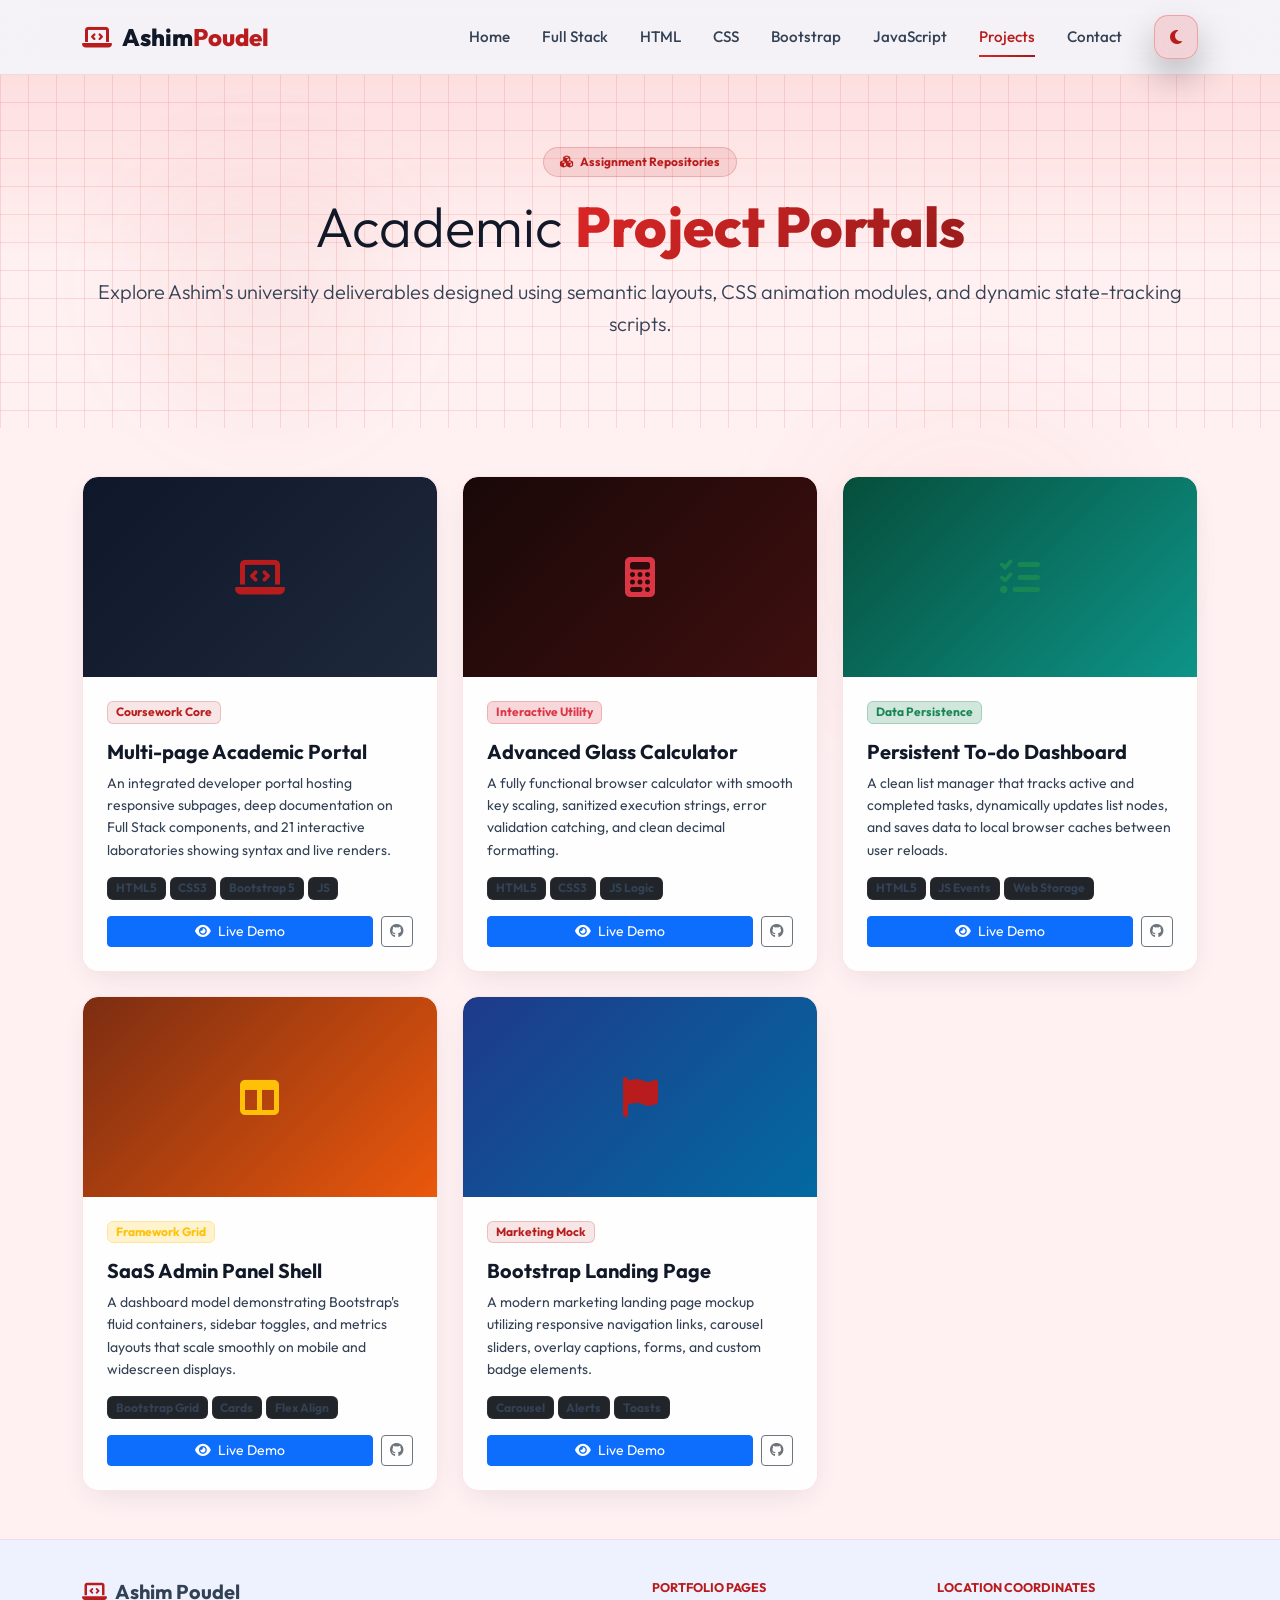
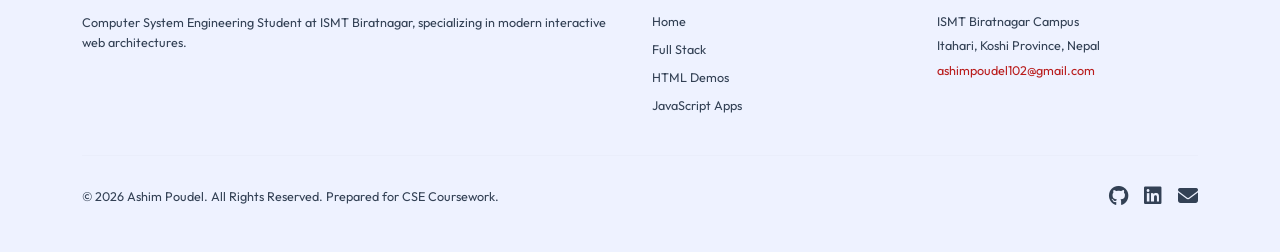
<file: projects.html>
<!DOCTYPE html>
<html lang="en" data-theme="dark">
<head>
    <meta charset="UTF-8">
    <meta name="viewport" content="width=device-width, initial-scale=1.0">
    <title>Academic Projects | Ashim Poudel ePortfolio</title>
    <meta name="description" content="Academic projects gallery of Ashim Poudel, demonstrating full-stack competencies. Includes calculators, dashboards, and responsive landing pages.">
    <link href="https://fonts.googleapis.com/css2?family=Outfit:wght@300;400;500;600;700;800&family=JetBrains+Mono:wght@400;500;700&display=swap" rel="stylesheet">
    <link href="https://cdn.jsdelivr.net/npm/bootstrap@5.3.0/dist/css/bootstrap.min.css" rel="stylesheet">
    <link href="https://cdnjs.cloudflare.com/ajax/libs/font-awesome/6.4.0/css/all.min.css" rel="stylesheet">
    <link rel="stylesheet" href="style.css">
</head>
<body>
    <div class="bg-particles">
        <div class="bg-particle" style="width: 400px; height: 400px; top: 10%; left: 5%;"></div>
        <div class="bg-particle" style="width: 500px; height: 500px; bottom: 10%; right: 5%; background: radial-gradient(circle, rgba(239, 68, 68, 0.15) 0%, rgba(0,0,0,0) 70%);"></div>
    </div>

    <!-- Sticky Glassmorphic Navbar -->
    <nav class="navbar navbar-expand-lg navbar-premium sticky-top">
        <div class="container">
            <a class="navbar-brand-premium" href="index.html">
                <i class="fa-solid fa-laptop-code text-primary"></i>
                <span>Ashim<span class="text-primary">Poudel</span></span>
            </a>
            <button class="navbar-toggler border-0 text-white" type="button" data-bs-toggle="collapse" data-bs-target="#navbarNav" aria-controls="navbarNav" aria-expanded="false" aria-label="Toggle navigation">
                <i class="fas fa-bars fs-4"></i>
            </button>
            <div class="collapse navbar-collapse navbar-collapse-premium" id="navbarNav">
                <ul class="navbar-nav ms-auto align-items-lg-center">
                    <li class="nav-item"><a class="nav-link" href="index.html">Home</a></li>
                    <li class="nav-item"><a class="nav-link" href="fullstack.html">Full Stack</a></li>
                    <li class="nav-item"><a class="nav-link" href="html.html">HTML</a></li>
                    <li class="nav-item"><a class="nav-link" href="css.html">CSS</a></li>
                    <li class="nav-item"><a class="nav-link" href="bootstrap.html">Bootstrap</a></li>
                    <li class="nav-item"><a class="nav-link" href="javascript.html">JavaScript</a></li>
                    <li class="nav-item"><a class="nav-link active" href="projects.html">Projects</a></li>
                    <li class="nav-item"><a class="nav-link" href="contact.html">Contact</a></li>
                    <li class="nav-item ms-lg-3 mt-3 mt-lg-0">
                        <button class="theme-toggle-btn" id="theme-toggle" aria-label="Toggle dark/light theme">
                            <i class="fas fa-sun text-warning"></i>
                        </button>
                    </li>
                </ul>
            </div>
        </div>
    </nav>

    <!-- Header Banner -->
    <header class="py-5 bg-gradient-hero">
        <div class="container text-center py-4">
            <div class="badge bg-primary-subtle text-primary border border-primary-subtle px-3 py-2 rounded-pill mb-3">
                <i class="fa-solid fa-cubes me-1"></i> Assignment Repositories
            </div>
            <h1 class="display-4 fw-extrabold text-main mb-3">Academic <span class="gradient-text">Project Portals</span></h1>
            <p class="lead text-muted max-w-2xl mx-auto">Explore Ashim's university deliverables designed using semantic layouts, CSS animation modules, and dynamic state-tracking scripts.</p>
        </div>
    </header>

    <!-- Project Gallery -->
    <main class="py-5">
        <div class="container">
            <div class="row g-4">

                <!-- PROJECT 1: PORTFOLIO -->
                <div class="col-md-6 col-lg-4">
                    <div class="glass-card p-0 rounded-4 overflow-hidden h-100 d-flex flex-column portfolio-card">
                        <div class="portfolio-card-img-wrap" style="background: linear-gradient(135deg, #0f172a 0%, #1e293b 100%); display: flex; align-items: center; justify-content: center; min-height: 200px;">
                            <div class="fs-1 text-primary"><i class="fa-solid fa-laptop-code"></i></div>
                            <div class="portfolio-card-overlay">
                                <span class="text-white fw-bold small">Coursework ePortfolio</span>
                            </div>
                        </div>
                        <div class="p-4 d-flex flex-column flex-grow-1">
                            <div class="badge bg-primary-subtle text-primary border border-primary-subtle align-self-start mb-3">Coursework Core</div>
                            <h3 class="h5 fw-bold text-main">Multi-page Academic Portal</h3>
                            <p class="text-muted small flex-grow-1">
                                An integrated developer portal hosting responsive subpages, deep documentation on Full Stack components, and 21 interactive laboratories showing syntax and live renders.
                            </p>
                            <div class="mb-3 d-flex flex-wrap gap-1">
                                <span class="badge bg-dark text-muted border border-secondary border-opacity-10 small">HTML5</span>
                                <span class="badge bg-dark text-muted border border-secondary border-opacity-10 small">CSS3</span>
                                <span class="badge bg-dark text-muted border border-secondary border-opacity-10 small">Bootstrap 5</span>
                                <span class="badge bg-dark text-muted border border-secondary border-opacity-10 small">JS</span>
                            </div>
                            <div class="d-flex gap-2 mt-auto">
                                <a href="index.html" class="btn btn-primary btn-sm flex-grow-1"><i class="fas fa-eye me-1"></i> Live Demo</a>
                                <a href="https://github.com/ashimpoudel/eportfolio" target="_blank" class="btn btn-outline-secondary btn-sm"><i class="fab fa-github"></i></a>
                            </div>
                        </div>
                    </div>
                </div>

                <!-- PROJECT 2: CALCULATOR -->
                <div class="col-md-6 col-lg-4">
                    <div class="glass-card p-0 rounded-4 overflow-hidden h-100 d-flex flex-column portfolio-card">
                        <div class="portfolio-card-img-wrap" style="background: linear-gradient(135deg, #190808 0%, #3f0f0f 100%); display: flex; align-items: center; justify-content: center; min-height: 200px;">
                            <div class="fs-1 text-danger" style="color:#ef4444;"><i class="fa-solid fa-calculator"></i></div>
                            <div class="portfolio-card-overlay">
                                <span class="text-white fw-bold small">Vanilla JS Engine</span>
                            </div>
                        </div>
                        <div class="p-4 d-flex flex-column flex-grow-1">
                            <div class="badge bg-danger-subtle text-danger border border-danger-subtle align-self-start mb-3" style="color: #ef4444; background-color: rgba(239, 68, 68, 0.1);">Interactive Utility</div>
                            <h3 class="h5 fw-bold text-main">Advanced Glass Calculator</h3>
                            <p class="text-muted small flex-grow-1">
                                A fully functional browser calculator with smooth key scaling, sanitized execution strings, error validation catching, and clean decimal formatting.
                            </p>
                            <div class="mb-3 d-flex flex-wrap gap-1">
                                <span class="badge bg-dark text-muted border border-secondary border-opacity-10 small">HTML5</span>
                                <span class="badge bg-dark text-muted border border-secondary border-opacity-10 small">CSS3</span>
                                <span class="badge bg-dark text-muted border border-secondary border-opacity-10 small">JS Logic</span>
                            </div>
                            <div class="d-flex gap-2 mt-auto">
                                <a href="javascript.html" class="btn btn-primary btn-sm flex-grow-1"><i class="fas fa-eye me-1"></i> Live Demo</a>
                                <a href="https://github.com/ashimpoudel/calculator" target="_blank" class="btn btn-outline-secondary btn-sm"><i class="fab fa-github"></i></a>
                            </div>
                        </div>
                    </div>
                </div>

                <!-- PROJECT 3: TODO LIST -->
                <div class="col-md-6 col-lg-4">
                    <div class="glass-card p-0 rounded-4 overflow-hidden h-100 d-flex flex-column portfolio-card">
                        <div class="portfolio-card-img-wrap" style="background: linear-gradient(135deg, #064e3b 0%, #0d9488 100%); display: flex; align-items: center; justify-content: center; min-height: 200px;">
                            <div class="fs-1 text-success"><i class="fa-solid fa-list-check"></i></div>
                            <div class="portfolio-card-overlay">
                                <span class="text-white fw-bold small">DOM Storage Cache</span>
                            </div>
                        </div>
                        <div class="p-4 d-flex flex-column flex-grow-1">
                            <div class="badge bg-success-subtle text-success border border-success-subtle align-self-start mb-3">Data Persistence</div>
                            <h3 class="h5 fw-bold text-main">Persistent To-do Dashboard</h3>
                            <p class="text-muted small flex-grow-1">
                                A clean list manager that tracks active and completed tasks, dynamically updates list nodes, and saves data to local browser caches between user reloads.
                            </p>
                            <div class="mb-3 d-flex flex-wrap gap-1">
                                <span class="badge bg-dark text-muted border border-secondary border-opacity-10 small">HTML5</span>
                                <span class="badge bg-dark text-muted border border-secondary border-opacity-10 small">JS Events</span>
                                <span class="badge bg-dark text-muted border border-secondary border-opacity-10 small">Web Storage</span>
                            </div>
                            <div class="d-flex gap-2 mt-auto">
                                <a href="javascript.html" class="btn btn-primary btn-sm flex-grow-1"><i class="fas fa-eye me-1"></i> Live Demo</a>
                                <a href="https://github.com/ashimpoudel/todo" target="_blank" class="btn btn-outline-secondary btn-sm"><i class="fab fa-github"></i></a>
                            </div>
                        </div>
                    </div>
                </div>

                <!-- PROJECT 4: DASHBOARD -->
                <div class="col-md-6 col-lg-4">
                    <div class="glass-card p-0 rounded-4 overflow-hidden h-100 d-flex flex-column portfolio-card">
                        <div class="portfolio-card-img-wrap" style="background: linear-gradient(135deg, #7c2d12 0%, #ea580c 100%); display: flex; align-items: center; justify-content: center; min-height: 200px;">
                            <div class="fs-1 text-warning" style="color: #f97316;"><i class="fa-solid fa-table-columns"></i></div>
                            <div class="portfolio-card-overlay">
                                <span class="text-white fw-bold small">Responsive Grid</span>
                            </div>
                        </div>
                        <div class="p-4 d-flex flex-column flex-grow-1">
                            <div class="badge bg-warning-subtle text-warning border border-warning-subtle align-self-start mb-3" style="color:#ea580c; background-color: rgba(234, 88, 12, 0.1);">Framework Grid</div>
                            <h3 class="h5 fw-bold text-main">SaaS Admin Panel Shell</h3>
                            <p class="text-muted small flex-grow-1">
                                A dashboard model demonstrating Bootstrap's fluid containers, sidebar toggles, and metrics layouts that scale smoothly on mobile and widescreen displays.
                            </p>
                            <div class="mb-3 d-flex flex-wrap gap-1">
                                <span class="badge bg-dark text-muted border border-secondary border-opacity-10 small">Bootstrap Grid</span>
                                <span class="badge bg-dark text-muted border border-secondary border-opacity-10 small">Cards</span>
                                <span class="badge bg-dark text-muted border border-secondary border-opacity-10 small">Flex Align</span>
                            </div>
                            <div class="d-flex gap-2 mt-auto">
                                <a href="bootstrap.html" class="btn btn-primary btn-sm flex-grow-1"><i class="fas fa-eye me-1"></i> Live Demo</a>
                                <a href="https://github.com/ashimpoudel/dashboard" target="_blank" class="btn btn-outline-secondary btn-sm"><i class="fab fa-github"></i></a>
                            </div>
                        </div>
                    </div>
                </div>

                <!-- PROJECT 5: LANDING PAGE -->
                <div class="col-md-6 col-lg-4">
                    <div class="glass-card p-0 rounded-4 overflow-hidden h-100 d-flex flex-column portfolio-card">
                        <div class="portfolio-card-img-wrap" style="background: linear-gradient(135deg, #1e3a8a 0%, #0369a1 100%); display: flex; align-items: center; justify-content: center; min-height: 200px;">
                            <div class="fs-1 text-info"><i class="fa-solid fa-flag"></i></div>
                            <div class="portfolio-card-overlay">
                                <span class="text-white fw-bold small">Fluid Components</span>
                            </div>
                        </div>
                        <div class="p-4 d-flex flex-column flex-grow-1">
                            <div class="badge bg-info-subtle text-info border border-info-subtle align-self-start mb-3">Marketing Mock</div>
                            <h3 class="h5 fw-bold text-main">Bootstrap Landing Page</h3>
                            <p class="text-muted small flex-grow-1">
                                A modern marketing landing page mockup utilizing responsive navigation links, carousel sliders, overlay captions, forms, and custom badge elements.
                            </p>
                            <div class="mb-3 d-flex flex-wrap gap-1">
                                <span class="badge bg-dark text-muted border border-secondary border-opacity-10 small">Carousel</span>
                                <span class="badge bg-dark text-muted border border-secondary border-opacity-10 small">Alerts</span>
                                <span class="badge bg-dark text-muted border border-secondary border-opacity-10 small">Toasts</span>
                            </div>
                            <div class="d-flex gap-2 mt-auto">
                                <a href="bootstrap.html" class="btn btn-primary btn-sm flex-grow-1"><i class="fas fa-eye me-1"></i> Live Demo</a>
                                <a href="https://github.com/ashimpoudel/landing" target="_blank" class="btn btn-outline-secondary btn-sm"><i class="fab fa-github"></i></a>
                            </div>
                        </div>
                    </div>
                </div>

            </div>
        </div>
    </main>

    <!-- Footer -->
    <footer class="footer-premium">
        <div class="container text-center text-md-start">
            <div class="row gy-4">
                <div class="col-md-6">
                    <h5 class="text-main fw-bold"><i class="fa-solid fa-laptop-code text-primary me-2"></i>Ashim Poudel</h5>
                    <p class="small text-muted mt-2">Computer System Engineering Student at ISMT Biratnagar, specializing in modern interactive web architectures.</p>
                </div>
                <div class="col-md-3">
                    <h6 class="text-uppercase fw-bold text-primary small mb-3">Portfolio Pages</h6>
                    <ul class="list-unstyled d-flex flex-column gap-2 small">
                        <li><a href="index.html" class="text-muted text-decoration-none">Home</a></li>
                        <li><a href="fullstack.html" class="text-muted text-decoration-none">Full Stack</a></li>
                        <li><a href="html.html" class="text-muted text-decoration-none">HTML Demos</a></li>
                        <li><a href="javascript.html" class="text-muted text-decoration-none">JavaScript Apps</a></li>
                    </ul>
                </div>
                <div class="col-md-3">
                    <h6 class="text-uppercase fw-bold text-primary small mb-3">Location Coordinates</h6>
                    <p class="small text-muted mb-1">ISMT Biratnagar Campus</p>
                    <p class="small text-muted mb-1">Itahari, Koshi Province, Nepal</p>
                    <a href="mailto:ashimpoudel102@gmail.com" class="text-primary small text-decoration-none">ashimpoudel102@gmail.com</a>
                </div>
            </div>
            <hr class="my-4 border-secondary border-opacity-10">
            <div class="d-flex flex-column flex-md-row justify-content-between align-items-center gap-3">
                <span class="small text-muted">&copy; 2026 Ashim Poudel. All Rights Reserved. Prepared for CSE Coursework.</span>
                <div class="d-flex gap-3">
                    <a href="https://github.com/ashimpoudel" target="_blank" class="text-muted fs-5"><i class="fab fa-github"></i></a>
                    <a href="https://linkedin.com/in/ashimpoudel" target="_blank" class="text-muted fs-5"><i class="fab fa-linkedin"></i></a>
                    <a href="mailto:ashimpoudel102@gmail.com" class="text-muted fs-5"><i class="fa-solid fa-envelope"></i></a>
                </div>
            </div>
        </div>
    </footer>

    <!-- Floating Scroll to Top -->
    <button class="scroll-top-btn" id="scroll-to-top" aria-label="Scroll back to top">
        <i class="fas fa-chevron-up"></i>
    </button>

    <script src="https://cdn.jsdelivr.net/npm/bootstrap@5.3.0/dist/js/bootstrap.bundle.min.js"></script>
    <script src="script.js"></script>
</body>
</html>
</file>
<file: style.css>
/* 
========================================================================
   PREMIUM GLOBAL STYLESHEET - ASHIM POUDEL EPORTFOLIO
   Design Style: SaaS Dashboard / Glassmorphic Tech / Linear Gradient
   Target: University Assignment Grading - "Excellent" (16-20 Marks)
========================================================================
*/

@import url('https://fonts.googleapis.com/css2?family=Outfit:wght@300;400;500;600;700;800&family=JetBrains+Mono:wght@400;500;700&display=swap');

/* --- Theme CSS Variables --- */
:root {
    /* Core Variables (Default: Dark Mode) */
    --bg-main: #070303;
    --bg-card: rgba(20, 8, 8, 0.78);
    --bg-card-hover: rgba(30, 10, 10, 0.92);
    --border-color: rgba(239, 68, 68, 0.18);
    --border-color-hover: rgba(239, 68, 68, 0.35);
    --text-main: #f8fafc;
    --text-muted: #e5e7eb;
    --text-inverse: #020202;
    
    --primary: #ef4444;
    --primary-rgb: 239, 68, 68;
    --secondary: #b91c1c;
    --secondary-rgb: 185, 28, 28;
    --accent: #f87171;
    
    --gradient-hero: linear-gradient(135deg, #090202 0%, #140404 100%);
    --gradient-text: linear-gradient(135deg, #f87171 0%, #ef4444 100%);
    --gradient-glow: linear-gradient(135deg, rgba(239, 68, 68, 0.25) 0%, rgba(185, 28, 28, 0.25) 100%);
    
    --glass-blur: blur(12px) saturate(180%);
    --shadow-main: 0 10px 30px -10px rgba(0, 0, 0, 0.75);
    --shadow-glow: 0 0 25px rgba(239, 68, 68, 0.25);
    
    /* Code Viewer Variables */
    --code-bg: #090d16;
    --code-header: #121826;
    --code-text: #e5e7eb;
    --code-keyword: #ff79c6;
    --code-string: #f1fa8c;
    --code-tag: #8be9fd;
    --code-attr: #50fa7b;
    --code-comment: #6272a4;
    --code-num: #bd93f9;
}

[data-theme="light"] {
    /* Light Mode Variables */
    --bg-main: #fff1f2;
    --bg-card: rgba(255, 255, 255, 0.92);
    --bg-card-hover: rgba(255, 255, 255, 0.98);
    --border-color: rgba(239, 68, 68, 0.14);
    --border-color-hover: rgba(239, 68, 68, 0.25);
    --text-main: #111827;
    --text-muted: #334155;
    --text-inverse: #111827;
    
    --primary: #b91c1c;
    --primary-rgb: 185, 28, 28;
    --secondary: #991b1b;
    --secondary-rgb: 153, 27, 27;
    --accent: #ef4444;
    
    --gradient-hero: linear-gradient(135deg, #fee2e2 0%, #fecaca 100%);
    --gradient-text: linear-gradient(135deg, #dc2626 0%, #991b1b 100%);
    --gradient-glow: linear-gradient(135deg, rgba(239, 68, 68, 0.1) 0%, rgba(153, 27, 27, 0.1) 100%);
    
    --glass-blur: blur(16px) saturate(200%);
    --shadow-main: 0 10px 30px -10px rgba(31, 41, 55, 0.12);
    --shadow-glow: 0 0 25px rgba(239, 68, 68, 0.15);
    
    /* Code Viewer Variables - Elegant Light */
    --code-bg: #f8fafc;
    --code-header: #e2e8f0;
    --code-text: #334155;
    --code-keyword: #b91c1c;
    --code-string: #dc2626;
    --code-tag: #991b1b;
    --code-attr: #ea580c;
    --code-comment: #64748b;
    --code-num: #c2410c;
}

/* --- Base Rules --- */
* {
    margin: 0;
    padding: 0;
    box-sizing: border-box;
    transition: background-color 0.4s ease, border-color 0.4s ease, box-shadow 0.4s ease;
}

html {
    scroll-behavior: smooth;
}

body {
    font-family: 'Outfit', sans-serif;
    background-color: var(--bg-main);
    color: var(--text-main);
    overflow-x: hidden;
    line-height: 1.6;
}

/* Custom Scrollbar */
::-webkit-scrollbar {
    width: 8px;
}
::-webkit-scrollbar-track {
    background: var(--bg-main);
}
::-webkit-scrollbar-thumb {
    background: var(--primary);
    border-radius: 4px;
}
::-webkit-scrollbar-thumb:hover {
    background: var(--secondary);
}

/* --- Utilities & Helper Classes --- */
.gradient-text {
    background: var(--gradient-text);
    -webkit-background-clip: text;
    -webkit-text-fill-color: transparent;
    font-weight: 800;
}

.glass-card {
    background: var(--bg-card);
    backdrop-filter: var(--glass-blur);
    -webkit-backdrop-filter: var(--glass-blur);
    border: 1px solid var(--border-color);
    border-radius: 16px;
    box-shadow: var(--shadow-main);
}

.text-muted {
    color: var(--text-muted) !important;
}

.glass-card:hover {
    background: var(--bg-card-hover);
    border-color: var(--border-color-hover);
    box-shadow: var(--shadow-main), var(--shadow-glow);
    transform: translateY(-5px);
    transition: all 0.3s cubic-bezier(0.4, 0, 0.2, 1);
}

.btn-premium {
    background: linear-gradient(135deg, var(--primary) 0%, var(--secondary) 100%);
    color: white !important;
    border: none;
    padding: 12px 28px;
    border-radius: 30px;
    font-weight: 600;
    display: inline-flex;
    align-items: center;
    gap: 8px;
    box-shadow: 0 4px 15px rgba(239, 68, 68, 0.3);
    transition: all 0.3s ease;
}

.btn-premium:hover {
    transform: translateY(-3px);
    box-shadow: 0 6px 20px rgba(239, 68, 68, 0.5), var(--shadow-glow);
}

.btn-premium-outline {
    background: transparent;
    color: var(--text-main) !important;
    border: 2px solid var(--primary);
    padding: 10px 26px;
    border-radius: 30px;
    font-weight: 600;
    display: inline-flex;
    align-items: center;
    gap: 8px;
    transition: all 0.3s ease;
}

.btn-premium-outline:hover {
    background: rgba(239, 68, 68, 0.1);
    transform: translateY(-3px);
    border-color: var(--secondary);
}

/* Floating Animations */
@keyframes float {
    0% { transform: translateY(0px); }
    50% { transform: translateY(-12px); }
    100% { transform: translateY(0px); }
}

.float-element {
    animation: float 5s ease-in-out infinite;
}

/* Background Particle Effects */
.bg-particles {
    position: fixed;
    top: 0;
    left: 0;
    width: 100vw;
    height: 100vh;
    z-index: -1;
    overflow: hidden;
    pointer-events: none;
    opacity: 0.4;
}

.bg-particles::after {
    content: '';
    position: absolute;
    inset: 0;
    background-image:
        linear-gradient(rgba(239, 68, 68, 0.14) 1px, transparent 1px),
        linear-gradient(90deg, rgba(239, 68, 68, 0.14) 1px, transparent 1px);
    background-size: 28px 28px;
    opacity: 0.85;
    pointer-events: none;
}

[data-theme="light"] .bg-particles::after {
    opacity: 0;
}

.bg-particle {
    position: absolute;
    border-radius: 50%;
    background: radial-gradient(circle, rgba(var(--primary-rgb), 0.15) 0%, rgba(0,0,0,0) 70%);
    filter: blur(40px);
}

/* --- Sticky Responsive Glassmorphic Navbar --- */
.navbar-premium {
    background: rgba(6, 9, 19, 0.7);
    backdrop-filter: var(--glass-blur);
    -webkit-backdrop-filter: var(--glass-blur);
    border-bottom: 1px solid var(--border-color);
    padding: 15px 0;
    transition: all 0.3s ease;
}

[data-theme="light"] .navbar-premium {
    background: rgba(240, 244, 249, 0.7);
}

.navbar-brand-premium {
    font-family: 'Outfit', sans-serif;
    font-weight: 800;
    font-size: 1.5rem;
    color: var(--text-main) !important;
    display: flex;
    align-items: center;
    gap: 10px;
    text-decoration: none;
}

.navbar-nav .nav-link {
    color: var(--text-muted) !important;
    font-weight: 500;
    font-size: 0.95rem;
    padding: 8px 16px !important;
    position: relative;
    transition: color 0.3s ease;
}

.navbar-nav .nav-link:hover,
.navbar-nav .nav-link.active {
    color: var(--primary) !important;
}

.text-primary {
    color: var(--primary) !important;
}

.text-info {
    color: var(--primary) !important;
}

.bg-primary-subtle {
    background-color: rgba(var(--primary-rgb), 0.1) !important;
    color: var(--primary) !important;
}

.border-primary-subtle {
    border-color: rgba(var(--primary-rgb), 0.2) !important;
}

.border-primary {
    border-color: var(--primary) !important;
}

.bg-info-subtle {
    background-color: rgba(var(--primary-rgb), 0.1) !important;
    color: var(--primary) !important;
}

.border-info-subtle {
    border-color: rgba(var(--primary-rgb), 0.2) !important;
}

.navbar-nav .nav-link::after {
    content: '';
    position: absolute;
    bottom: 0;
    left: 16px;
    right: 16px;
    height: 2px;
    background: var(--gradient-text);
    transform: scaleX(0);
    transition: transform 0.3s ease;
}

.navbar-nav .nav-link:hover::after,
.navbar-nav .nav-link.active::after {
    transform: scaleX(1);
}

.theme-toggle-btn {
    background: rgba(239, 68, 68, 0.18);
    border: 1px solid rgba(239, 68, 68, 0.35);
    color: var(--text-main);
    width: 44px;
    height: 44px;
    border-radius: 14px;
    display: flex;
    align-items: center;
    justify-content: center;
    cursor: pointer;
    box-shadow: 0 18px 35px rgba(0, 0, 0, 0.25);
    backdrop-filter: blur(16px);
    -webkit-backdrop-filter: blur(16px);
    transition: transform 0.25s ease, background 0.25s ease, border-color 0.25s ease, box-shadow 0.25s ease;
}

.theme-toggle-btn:hover {
    background: rgba(239, 68, 68, 0.28);
    border-color: rgba(239, 68, 68, 0.55);
    transform: translateY(-2px) scale(1.05);
    box-shadow: 0 22px 40px rgba(239, 68, 68, 0.18);
}

.theme-toggle-btn:focus-visible {
    outline: none;
    box-shadow: 0 0 0 3px rgba(239, 68, 68, 0.3);
}
/* --- Hero Section & Banner Styles --- */
.hero-wrapper {
    min-height: 100vh;
    display: flex;
    align-items: center;
    padding-top: 100px;
    background: var(--gradient-hero);
    position: relative;
    overflow: hidden;
}

.hero-wrapper::before {
    content: '';
    position: absolute;
    inset: 0;
    background:
        linear-gradient(180deg, rgba(239, 68, 68, 0.12), transparent 55%),
        linear-gradient(90deg, rgba(239, 68, 68, 0.18) 1px, transparent 1px),
        linear-gradient(0deg, rgba(239, 68, 68, 0.18) 1px, transparent 1px);
    background-size: 100% 100%, 28px 28px, 28px 28px;
    background-position: center, 0 0, 0 0;
    background-repeat: no-repeat, repeat, repeat;
    opacity: 0.88;
    pointer-events: none;
    z-index: 0;
}

.hero-wrapper::after {
    content: '';
    position: absolute;
    inset: 0;
    background: radial-gradient(circle at top left, rgba(239, 68, 68, 0.15), transparent 25%),
                radial-gradient(circle at bottom right, rgba(185, 28, 28, 0.12), transparent 20%);
    opacity: 0.55;
    pointer-events: none;
    z-index: 0;
}

.bg-gradient-hero {
    position: relative;
    overflow: hidden;
}

.bg-gradient-hero::before {
    content: '';
    position: absolute;
    inset: 0;
    background:
        linear-gradient(180deg, rgba(239, 68, 68, 0.12), transparent 55%),
        linear-gradient(90deg, rgba(239, 68, 68, 0.18) 1px, transparent 1px),
        linear-gradient(0deg, rgba(239, 68, 68, 0.18) 1px, transparent 1px);
    background-size: 100% 100%, 28px 28px, 28px 28px;
    background-position: center, 0 0, 0 0;
    background-repeat: no-repeat, repeat, repeat;
    opacity: 0.88;
    pointer-events: none;
    z-index: 0;
}

.bg-gradient-hero > * {
    position: relative;
    z-index: 1;
}

.hero-avatar-container {
    position: relative;
    display: inline-block;
}

.hero-avatar-img {
    width: 320px;
    height: 320px;
    border-radius: 50%;
    object-fit: cover;
    border: 4px solid rgba(var(--primary-rgb), 0.2);
    box-shadow: var(--shadow-main), var(--shadow-glow);
}

.hero-avatar-glow {
    position: absolute;
    top: -10px;
    left: -10px;
    right: -10px;
    bottom: -10px;
    border-radius: 50%;
    background: linear-gradient(135deg, var(--primary) 0%, var(--secondary) 100%);
    z-index: -1;
    opacity: 0.3;
    filter: blur(15px);
    animation: rotateGlow 10s linear infinite;
}

@keyframes rotateGlow {
    0% { transform: rotate(0deg); }
    100% { transform: rotate(360deg); }
}

.stat-number-counter {
    font-size: 2.5rem;
    font-weight: 800;
    background: var(--gradient-text);
    -webkit-background-clip: text;
    -webkit-text-fill-color: transparent;
}

/* --- VS Code Style Code Display UI --- */
.code-editor-container {
    background: var(--code-bg);
    border: 1px solid var(--border-color);
    border-radius: 12px;
    overflow: hidden;
    font-family: 'JetBrains Mono', monospace;
    font-size: 0.9rem;
    box-shadow: var(--shadow-main);
}

.code-editor-header {
    background: var(--code-header);
    padding: 10px 16px;
    display: flex;
    justify-content: space-between;
    align-items: center;
    border-bottom: 1px solid var(--border-color);
}

.code-editor-dots {
    display: flex;
    gap: 6px;
}

.code-editor-dot {
    width: 12px;
    height: 12px;
    border-radius: 50%;
}
.dot-red { background-color: #ff5f56; }
.dot-yellow { background-color: #ffbd2e; }
.dot-green { background-color: #27c93f; }

.code-editor-tab {
    background: var(--code-bg);
    color: var(--text-main);
    padding: 6px 16px;
    border-radius: 6px 6px 0 0;
    font-size: 0.8rem;
    border-left: 1px solid var(--border-color);
    border-right: 1px solid var(--border-color);
    display: flex;
    align-items: center;
    gap: 6px;
}

.code-editor-body {
    display: flex;
    padding: 15px 0;
    overflow-x: auto;
}

.code-line-numbers {
    padding: 0 12px 0 16px;
    text-align: right;
    color: var(--code-comment);
    user-select: none;
    border-right: 1px solid rgba(255,255,255,0.05);
}

.code-pre-element {
    padding-left: 16px;
    margin: 0;
    color: var(--code-text);
}

/* Code Highlight Tokens */
.kw { color: var(--code-keyword); font-weight: bold; } /* Keyword */
.str { color: var(--code-string); } /* String literal */
.tag { color: var(--code-tag); } /* Tag name */
.attr { color: var(--code-attr); } /* Attribute name */
.cm { color: var(--code-comment); font-style: italic; } /* Comment */
.num { color: var(--code-num); } /* Numeric value */

.copy-btn {
    background: transparent;
    border: 1px solid var(--border-color);
    color: var(--text-muted);
    padding: 4px 10px;
    border-radius: 6px;
    font-size: 0.8rem;
    cursor: pointer;
    transition: all 0.3s ease;
}

.copy-btn:hover {
    color: var(--primary);
    border-color: var(--primary);
}

/* --- Live Preview Containers --- */
.preview-container {
    background: var(--bg-card);
    border: 1px solid var(--border-color);
    border-radius: 12px;
    padding: 24px;
    position: relative;
    box-shadow: var(--shadow-main);
}

.preview-badge {
    position: absolute;
    top: -12px;
    left: 20px;
    background: linear-gradient(135deg, var(--primary) 0%, var(--secondary) 100%);
    color: white;
    font-size: 0.75rem;
    font-weight: 700;
    padding: 4px 12px;
    border-radius: 20px;
    box-shadow: 0 4px 10px rgba(var(--primary-rgb), 0.3);
}

/* --- Full Stack Page Architectural Diagram --- */
.architecture-diagram {
    display: flex;
    justify-content: space-between;
    align-items: center;
    position: relative;
    padding: 40px 10px;
}

.arch-node {
    z-index: 2;
    width: 28%;
    text-align: center;
}

.arch-connector-line {
    position: absolute;
    top: 50%;
    left: 20%;
    right: 20%;
    height: 4px;
    background: var(--border-color);
    z-index: 1;
    transform: translateY(-50%);
}

.arch-packet {
    position: absolute;
    width: 14px;
    height: 14px;
    background: var(--secondary);
    border-radius: 50%;
    top: 50%;
    left: 22%;
    transform: translate(-50%, -50%);
    box-shadow: 0 0 10px var(--secondary);
    transition: left 2.5s cubic-bezier(0.4, 0, 0.2, 1);
}

/* --- Interactive JS Demos & Calculators --- */
.calc-container {
    max-width: 320px;
    margin: 0 auto;
    border-radius: 20px;
    padding: 20px;
    background: rgba(13, 20, 38, 0.85);
    border: 1px solid var(--border-color);
    box-shadow: var(--shadow-main);
}

[data-theme="light"] .calc-container {
    background: rgba(255, 255, 255, 0.9);
}

.calc-display {
    width: 100%;
    height: 60px;
    background: var(--code-bg);
    border: 1px solid var(--border-color);
    border-radius: 12px;
    text-align: right;
    padding: 10px 15px;
    font-size: 1.8rem;
    color: var(--text-main);
    font-family: 'JetBrains Mono', monospace;
    margin-bottom: 20px;
}

.calc-grid {
    display: grid;
    grid-template-columns: repeat(4, 1fr);
    gap: 10px;
}

.calc-btn {
    height: 50px;
    border-radius: 12px;
    border: 1px solid var(--border-color);
    background: rgba(255, 255, 255, 0.05);
    color: var(--text-main);
    font-size: 1.15rem;
    font-weight: 600;
    cursor: pointer;
    transition: all 0.2s ease;
}

[data-theme="light"] .calc-btn {
    background: rgba(0, 0, 0, 0.03);
}

.calc-btn:hover {
    background: var(--primary);
    color: white;
    transform: translateY(-2px);
}

.calc-btn.btn-op {
    background: rgba(239, 68, 68, 0.2);
    color: #f87171;
}

.calc-btn.btn-eq {
    grid-column: span 2;
    background: linear-gradient(135deg, var(--primary) 0%, var(--secondary) 100%);
    color: white;
    border: none;
}

/* --- Todo Interactive List --- */
.todo-input-group {
    display: flex;
    gap: 10px;
    margin-bottom: 20px;
}

.todo-input {
    flex-grow: 1;
    background: var(--code-bg);
    border: 1px solid var(--border-color);
    color: var(--text-main);
    border-radius: 8px;
    padding: 10px 15px;
}

.todo-input:focus {
    outline: none;
    border-color: var(--primary);
    box-shadow: 0 0 10px rgba(239, 68, 68, 0.2);
}

.todo-list-container {
    list-style: none;
    padding: 0;
    max-height: 250px;
    overflow-y: auto;
}

.todo-item {
    display: flex;
    justify-content: space-between;
    align-items: center;
    background: rgba(255, 255, 255, 0.03);
    padding: 10px 15px;
    border-radius: 8px;
    margin-bottom: 8px;
    border: 1px solid var(--border-color);
}

[data-theme="light"] .todo-item {
    background: rgba(0, 0, 0, 0.02);
}

.todo-item.completed span {
    text-decoration: line-through;
    color: var(--text-muted);
}

.todo-btn-del {
    background: transparent;
    border: none;
    color: #ef4444;
    cursor: pointer;
    font-size: 1rem;
    transition: transform 0.2s ease;
}

.todo-btn-del:hover {
    transform: scale(1.2);
}

/* --- Project Grid Cards --- */
.portfolio-card {
    height: 100%;
    display: flex;
    flex-direction: column;
}

.portfolio-card-img-wrap {
    overflow: hidden;
    position: relative;
    border-radius: 15px 15px 0 0;
    height: 200px;
}

.portfolio-card-img {
    width: 100%;
    height: 100%;
    object-fit: cover;
    transition: transform 0.5s ease;
}

.portfolio-card:hover .portfolio-card-img {
    transform: scale(1.1);
}

.portfolio-card-overlay {
    position: absolute;
    top: 0;
    left: 0;
    right: 0;
    bottom: 0;
    background: linear-gradient(to top, rgba(9, 13, 26, 0.9) 0%, rgba(9, 13, 26, 0.3) 100%);
    opacity: 0;
    transition: opacity 0.3s ease;
    display: flex;
    align-items: flex-end;
    padding: 20px;
}

.portfolio-card:hover .portfolio-card-overlay {
    opacity: 1;
}

/* --- Contact & Location Panels --- */
.contact-info-icon {
    width: 50px;
    height: 50px;
    border-radius: 12px;
    background: rgba(var(--primary-rgb), 0.15);
    color: var(--primary);
    display: flex;
    align-items: center;
    justify-content: center;
    font-size: 1.3rem;
    box-shadow: 0 4px 10px rgba(var(--primary-rgb), 0.1);
}

.map-container {
    border-radius: 16px;
    overflow: hidden;
    border: 1px solid var(--border-color);
    box-shadow: var(--shadow-main);
}

/* --- Floating Button Scroll-to-Top --- */
.scroll-top-btn {
    position: fixed;
    bottom: 30px;
    right: 30px;
    width: 50px;
    height: 50px;
    border-radius: 50%;
    background: linear-gradient(135deg, var(--primary) 0%, var(--secondary) 100%);
    color: white;
    border: none;
    display: flex;
    align-items: center;
    justify-content: center;
    box-shadow: var(--shadow-main), 0 0 15px rgba(239, 68, 68, 0.4);
    cursor: pointer;
    z-index: 100;
    opacity: 0;
    visibility: hidden;
    transform: translateY(20px);
    transition: all 0.4s cubic-bezier(0.4, 0, 0.2, 1);
}

.scroll-top-btn.visible {
    opacity: 1;
    visibility: visible;
    transform: translateY(0px);
}

.scroll-top-btn:hover {
    transform: scale(1.1) translateY(-3px);
    box-shadow: var(--shadow-main), 0 0 25px rgba(239, 68, 68, 0.6);
}

/* --- Educational Explanation Cards --- */
.edu-card {
    background: rgba(var(--primary-rgb), 0.03);
    border-left: 4px solid var(--primary);
    padding: 18px 24px;
    border-radius: 0 12px 12px 0;
    margin-top: 15px;
}

[data-theme="light"] .edu-card {
    background: rgba(var(--primary-rgb), 0.05);
}

.edu-title {
    font-weight: 700;
    color: var(--primary);
    margin-bottom: 8px;
    display: flex;
    align-items: center;
    gap: 8px;
}

/* Before & After CSS Container */
.sandbox-card-before {
    font-family: serif;
    background: #ffffff;
    color: #000000;
    border: none;
    padding: 0;
    border-radius: 0;
    box-shadow: none;
    text-align: left;
}

/* Footer styling */
.footer-premium {
    border-top: 1px solid var(--border-color);
    background: rgba(6, 9, 19, 0.95);
    padding: 40px 0;
    font-size: 0.9rem;
    color: var(--text-muted);
}

[data-theme="light"] .footer-premium {
    background: #eef2ff;
}

/* Light-mode override for competencies section background */
[data-theme="light"] .bg-black.bg-opacity-20 {
    background-color: rgba(254, 226, 226, 0.72) !important;
}

@media (max-width: 991.98px) {
    .navbar-collapse-premium {
        background: var(--bg-main);
        border: 1px solid var(--border-color);
        border-radius: 12px;
        padding: 15px;
        margin-top: 15px;
        box-shadow: var(--shadow-main);
    }
    .architecture-diagram {
        flex-direction: column;
        gap: 30px;
    }
    .arch-connector-line {
        display: none;
    }
    .arch-node {
        width: 100%;
    }
}
</file>
